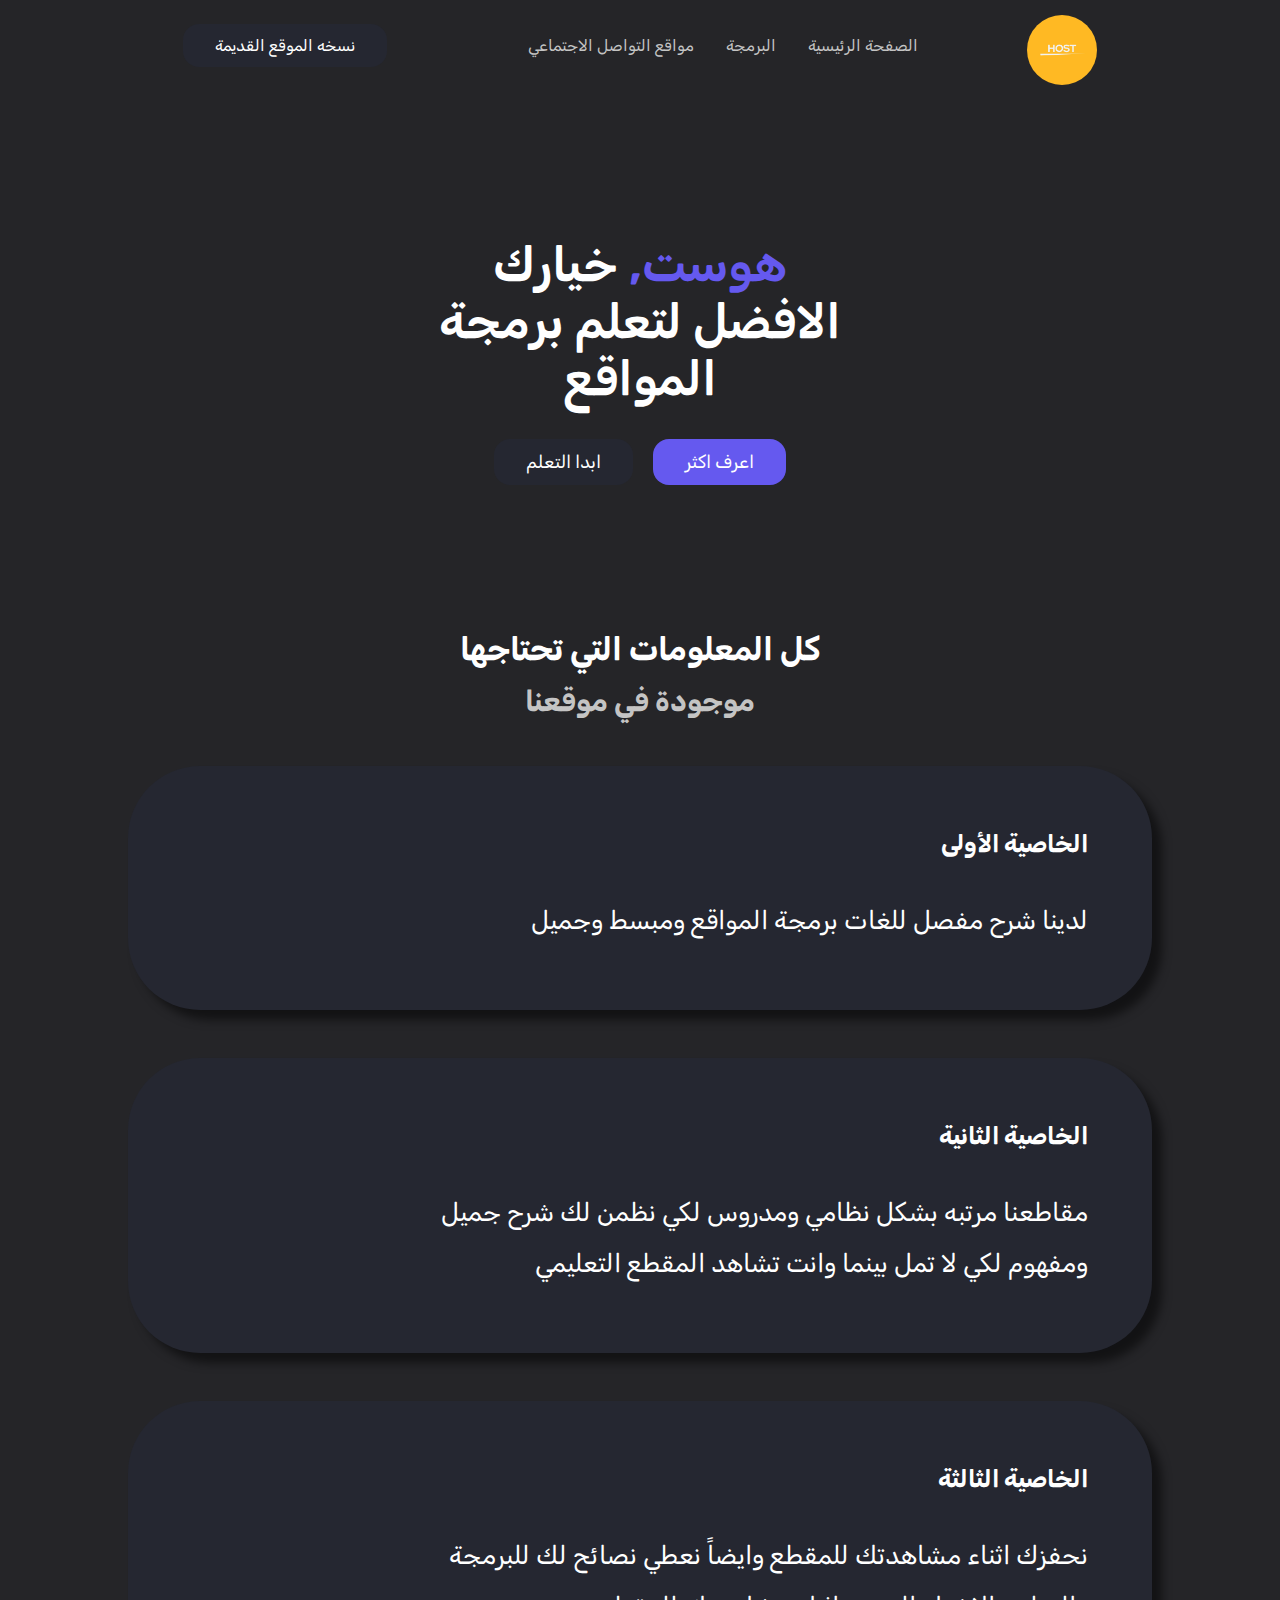
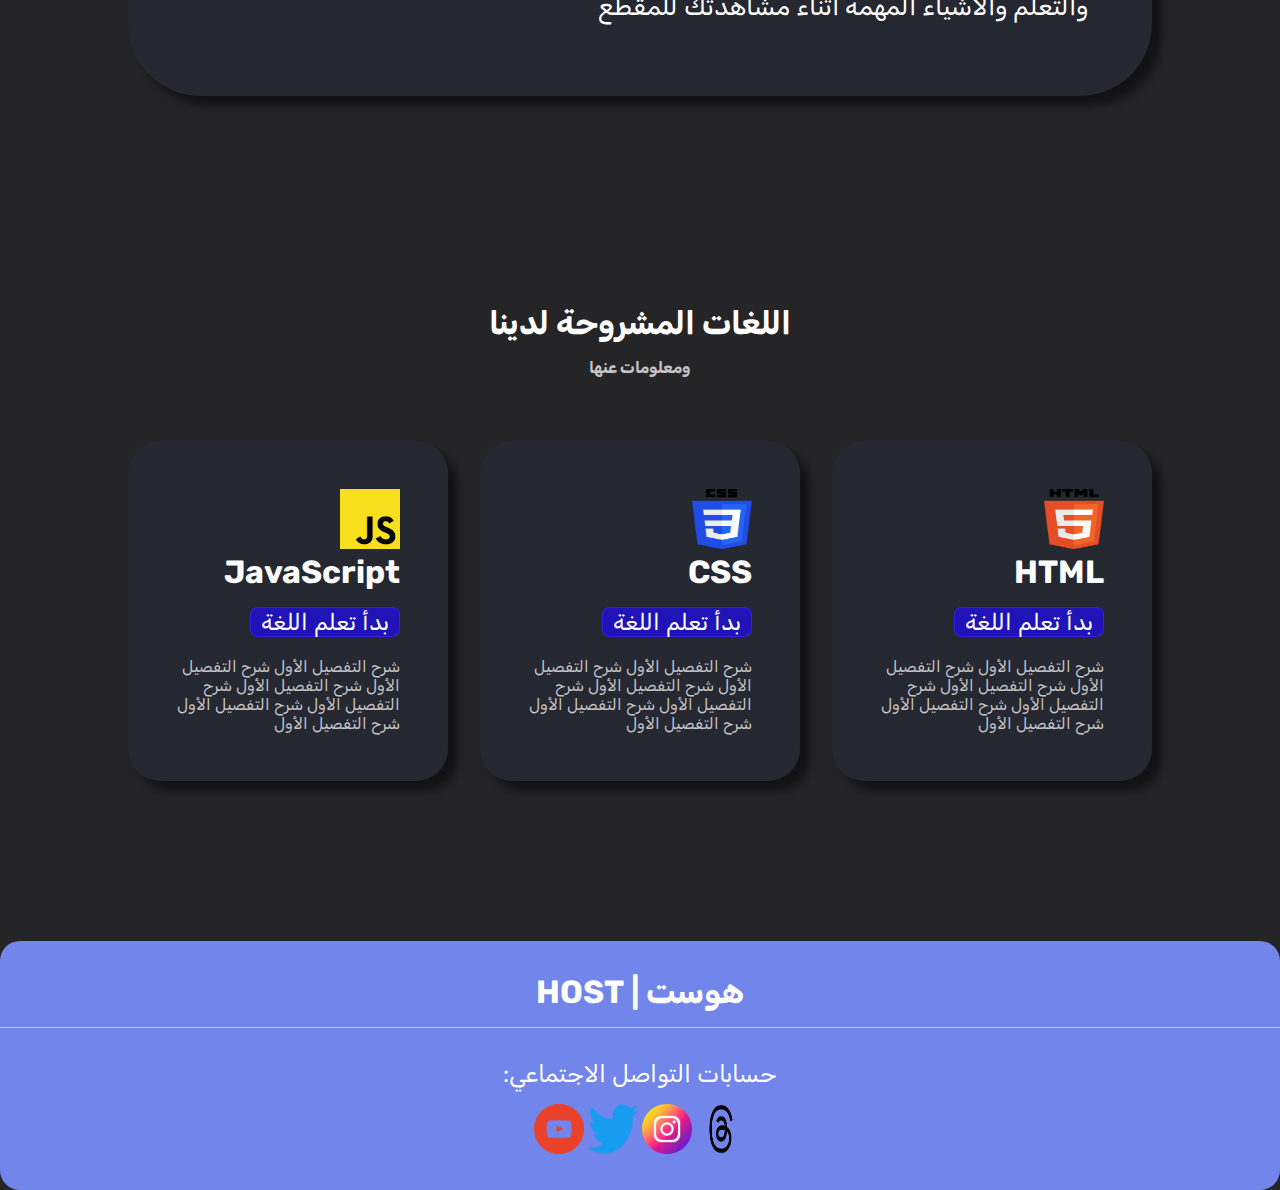
<file: andmeen.github.io-main/index.html>
<!DOCTYPE html>
<html lang="ar" dir="rtl">
  <head>
    <meta charset="UTF-8" />
    <meta http-equiv="X-UA-Compatible" content="IE=edge" />
    <meta name="viewport" content="width=device-width, initial-scale=1.0" />
    <link
      rel="stylesheet"
      href="https://cdnjs.cloudflare.com/ajax/libs/font-awesome/6.1.1/css/all.min.css"
      integrity="sha512-KfkfwYDsLkIlwQp6LFnl8zNdLGxu9YAA1QvwINks4PhcElQSvqcyVLLD9aMhXd13uQjoXtEKNosOWaZqXgel0g=="
      crossorigin="anonymous"
      referrerpolicy="no-referrer"
    />
    <link rel="stylesheet" href="css/style.css" />
    <link rel="icon" href="img/New-HOST.png">
    <link rel="manifest" href="/static/manifest.json">
    <title>هوست | HOST</title>
  </head>
  <body> 
    <main>
      <!-- التنقل -->
      <nav>
       <img class="logo" src="img/New-HOST.png" alt="host_logo">
        <ul class="nav-items">
          <li class="nav-item">
            <a class='nav-link' href='index.html'>الصفحة الرئيسية</a>
          </li>
          <li class="nav-item">
            <a href="#start" class="nav-link">البرمجة</a>
          </li>
          <li class="nav-item">
            <a href="#social media" class="nav-link">مواقع التواصل الاجتماعي</a>
          </li>
        </ul>
        <button class="cta dark"><a style="text-decoration: none; color: white;" href="https://newandmeen2.netlify.app/index2" target="_blank">نسخه الموقع القديمة</a></button>
        <i id="mobile-toggle" class="fa-solid fa-bars"></i>
      </nav>
      <!-- القسم الأساسي -->
      <div class="hero">
        <h1><span> هوست,</span> خيارك الافضل لتعلم برمجة المواقع</h1>
        <div class="ctas">
          <button class="cta purple"><a class="start-button" href="#learn-more">اعرف اكثر </a></button>
          <button class="cta dark"><a class="start-button" href="#start">ابدا التعلم</a></button>
        </div>
      </div>
      <!-- الميزات -->
      <div id="learn-more" class="features">
        <h3>كل المعلومات التي تحتاجها</h3>
        <h6>موجودة في موقعنا</h6>
        <div class="features-list">
          <div class="feature">
            <div class="content">
              <i class="fa-solid fa-earth-asia"></i>
              <h2>الخاصية الأولى</h2>
              <p>
               لدينا شرح مفصل للغات برمجة المواقع ومبسط وجميل
              </p>
            </div>
          </div>
          <div class="feature">
            <div class="content">
              <i class="fa-solid fa-earth-asia"></i>
              <h2>الخاصية الثانية</h2>
              <p>
               مقاطعنا مرتبه بشكل نظامي ومدروس لكي نظمن لك شرح جميل ومفهوم لكي لا تمل بينما وانت تشاهد المقطع التعليمي
              </p>
            </div>  
          </div>


          <div class="feature">
            <div class="content">
              <i class="fa-solid fa-earth-asia"></i>
              <h2>الخاصية الثالثة</h2>
              <p>
               نحفزك اثناء مشاهدتك للمقطع وايضاً نعطي نصائح لك للبرمجة والتعلم والاشياء المهمه اثناء مشاهدتك للمقطع
              </p>
            </div>

          </div>
        </div>
      </div>

      <!-- تفاصيل -->
      <div id="start" class="details">
        <h2>اللغات المشروحة لدينا</h2>
        <h6>ومعلومات عنها</h6>
        <div class="details-list">
          <div class="detail">
            <img class="lan_img" src="img/HTML_logo.png">
            <h3>HTML</h3>
            <button class="lan_button"><a class="lan_button2" href="HTML.html">بدأ تعلم اللغة</a></button>
            <p>
              شرح التفصيل الأول شرح التفصيل الأول شرح التفصيل الأول شرح التفصيل
              الأول شرح التفصيل الأول شرح التفصيل الأول
            </p>
          </div>
          <div class="detail">
            <img class="lan_img" src="img/css.png">
            <h3>CSS</h3>
            <button class="lan_button"><a class="lan_button2" href="CSS.html">بدأ تعلم اللغة</a></button>
            <p>
              شرح التفصيل الأول شرح التفصيل الأول شرح التفصيل الأول شرح التفصيل
              الأول شرح التفصيل الأول شرح التفصيل الأول
            </p>
          </div>
          <div class="detail">
            <img class="lan_img" src="img/js.png">
            <h3>JavaScript</h3>
            <button class="lan_button"><a class="lan_button2" href="javascript.html">بدأ تعلم اللغة</a></button>
            <p>
              شرح التفصيل الأول شرح التفصيل الأول شرح التفصيل الأول شرح التفصيل
              الأول شرح التفصيل الأول شرح التفصيل الأول
            </p>
          </div>
         
      </div>
    </main>
    <footer>
      <h3 id="social media">هوست | HOST</h3>
      <p>حسابات التواصل الاجتماعي:</p>
      <div class="icons">
        <a href="https://www.threads.net/@andmeen121" target="_blank"><img class="icons_img" src="img/threads.png"></a>
        <a href="https://instagram.com/andmeen121" target="_blank"><img class="icons_img" src="img/instagram.png"></a>
        <a href="https://twitter.com/andmeen121" target="_blank"><img class="icons_img" src="img/twitter-logo.png"></a>
        <a href="https://www.youtube.com/channel/UCoVvM9ZVDRNKrQi6a_EH8Pg" target="_blank"><img class="icons_img" src="img/youtube.png"></a>
      </div>
    </footer>
    <script src="js/script1.js"></script>
    <!-- <script src="app.js"></script>
    <script src="sw.js"></script> -->
  </body>
</html>
</file>
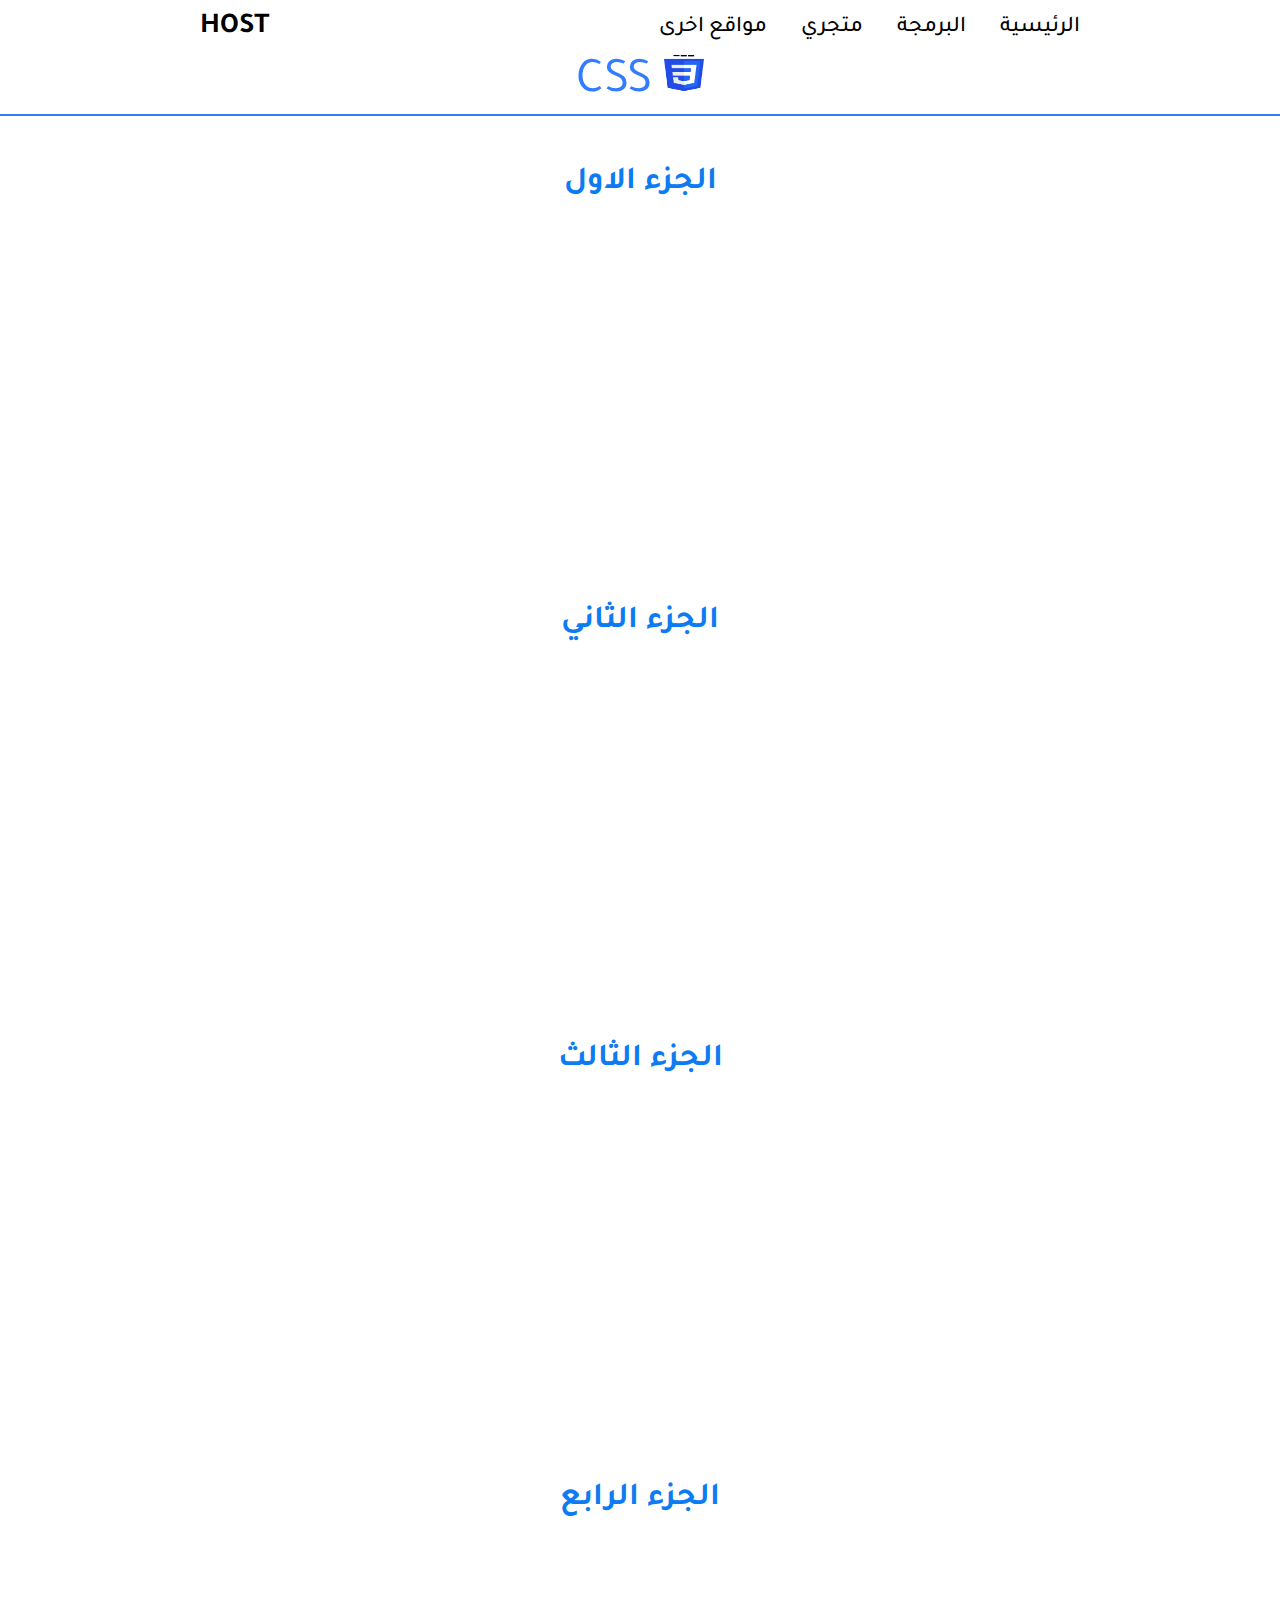
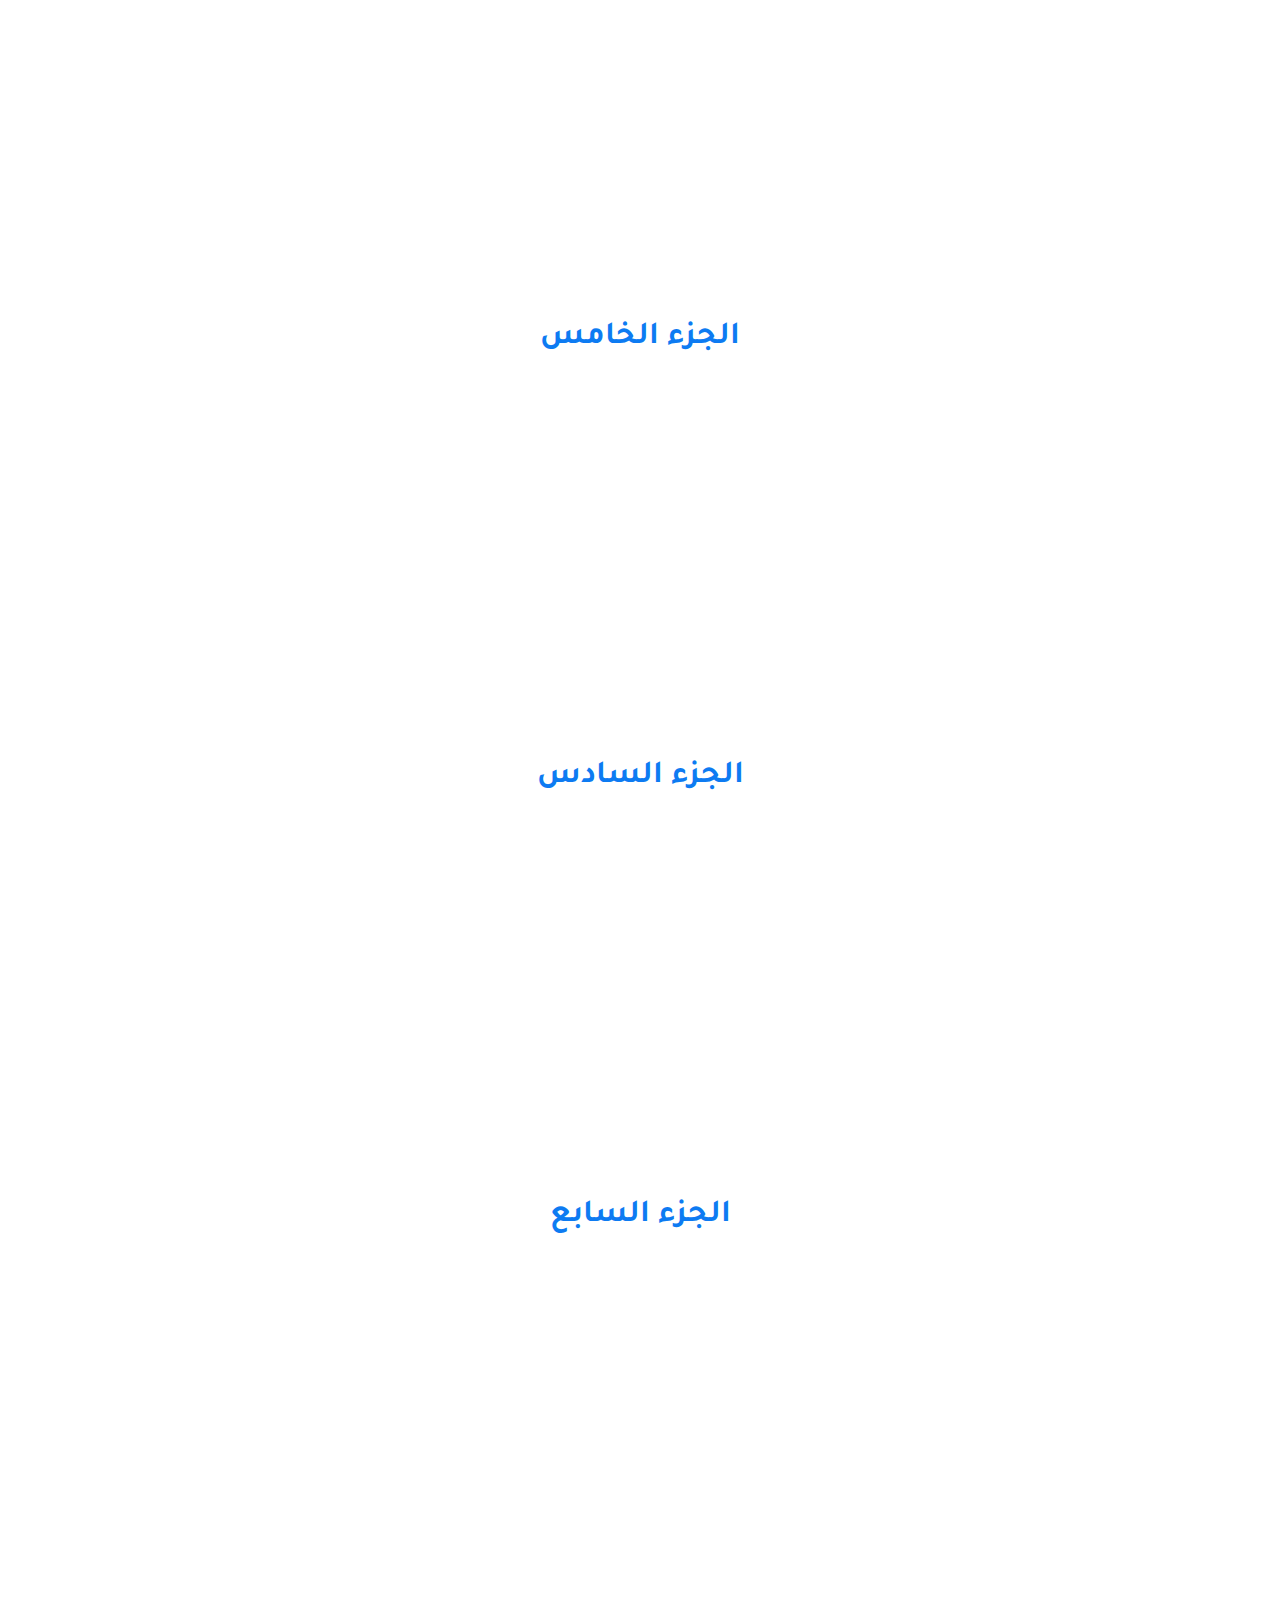
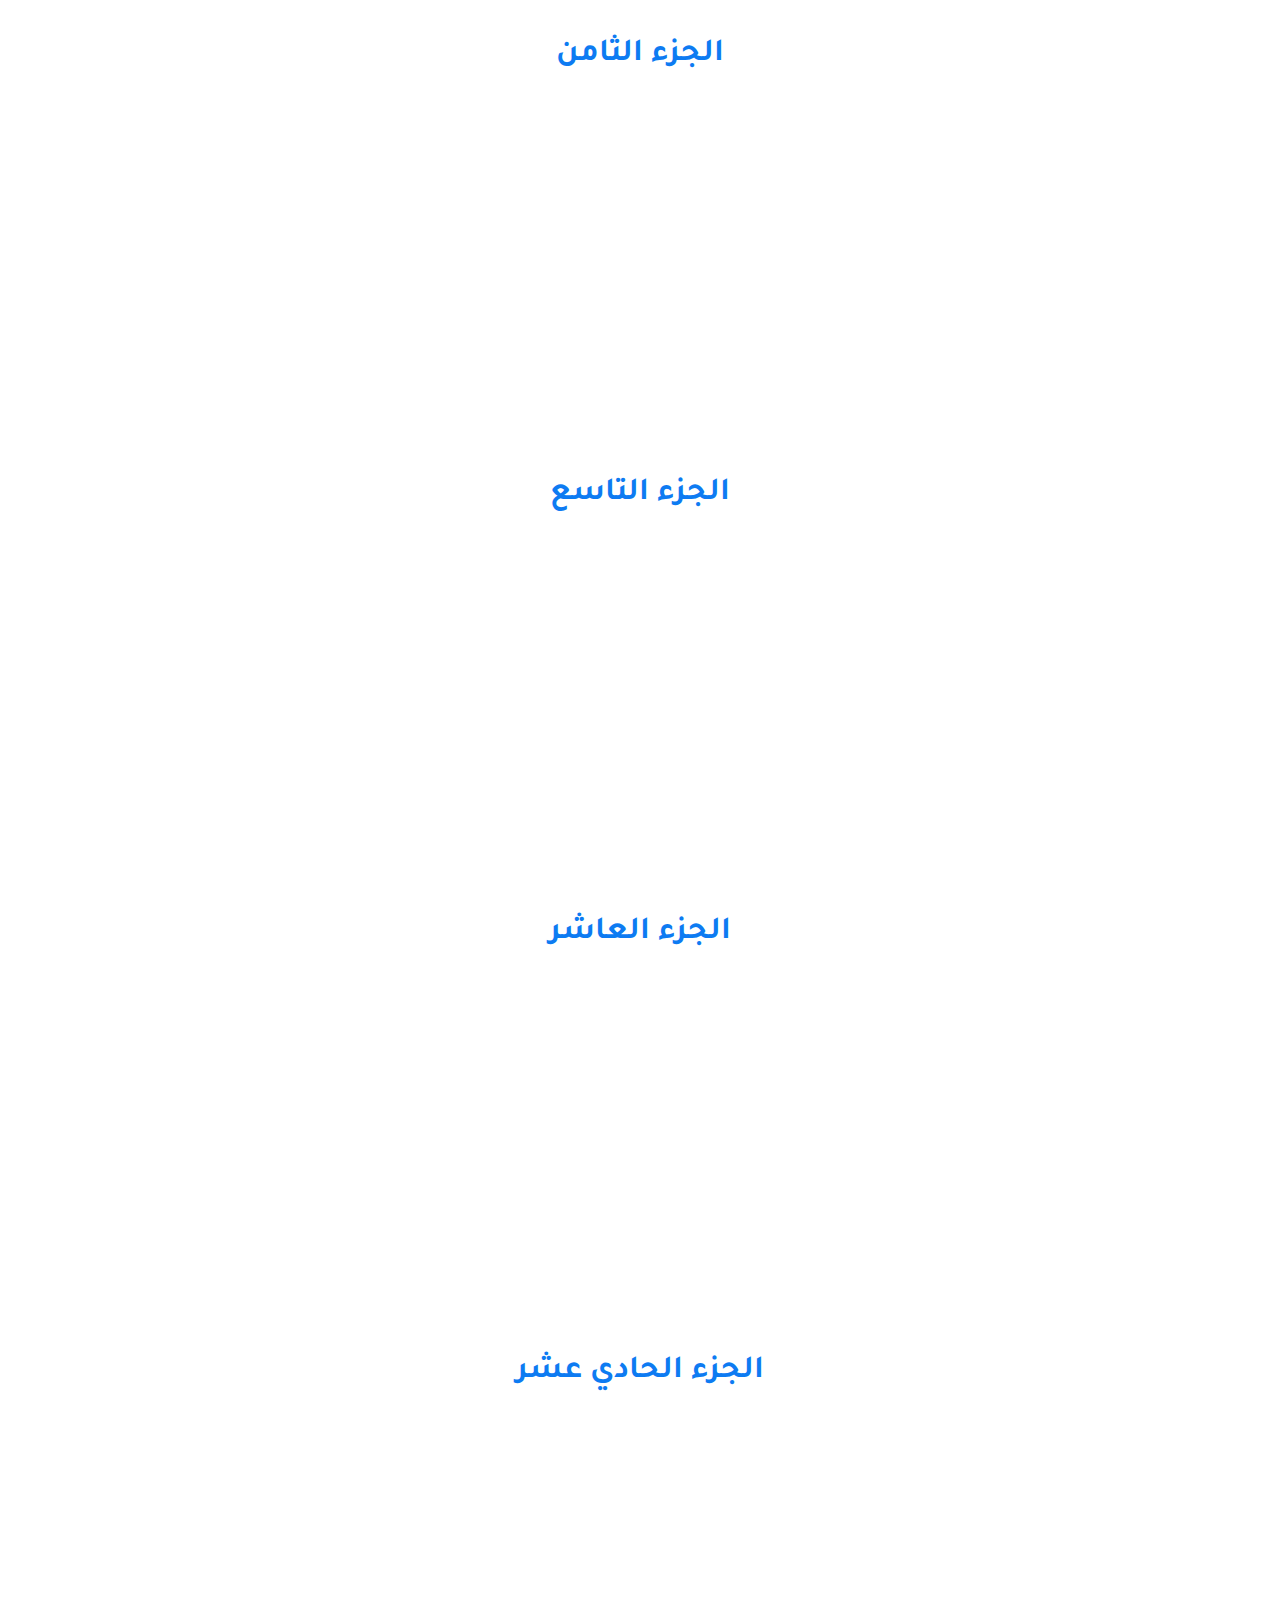
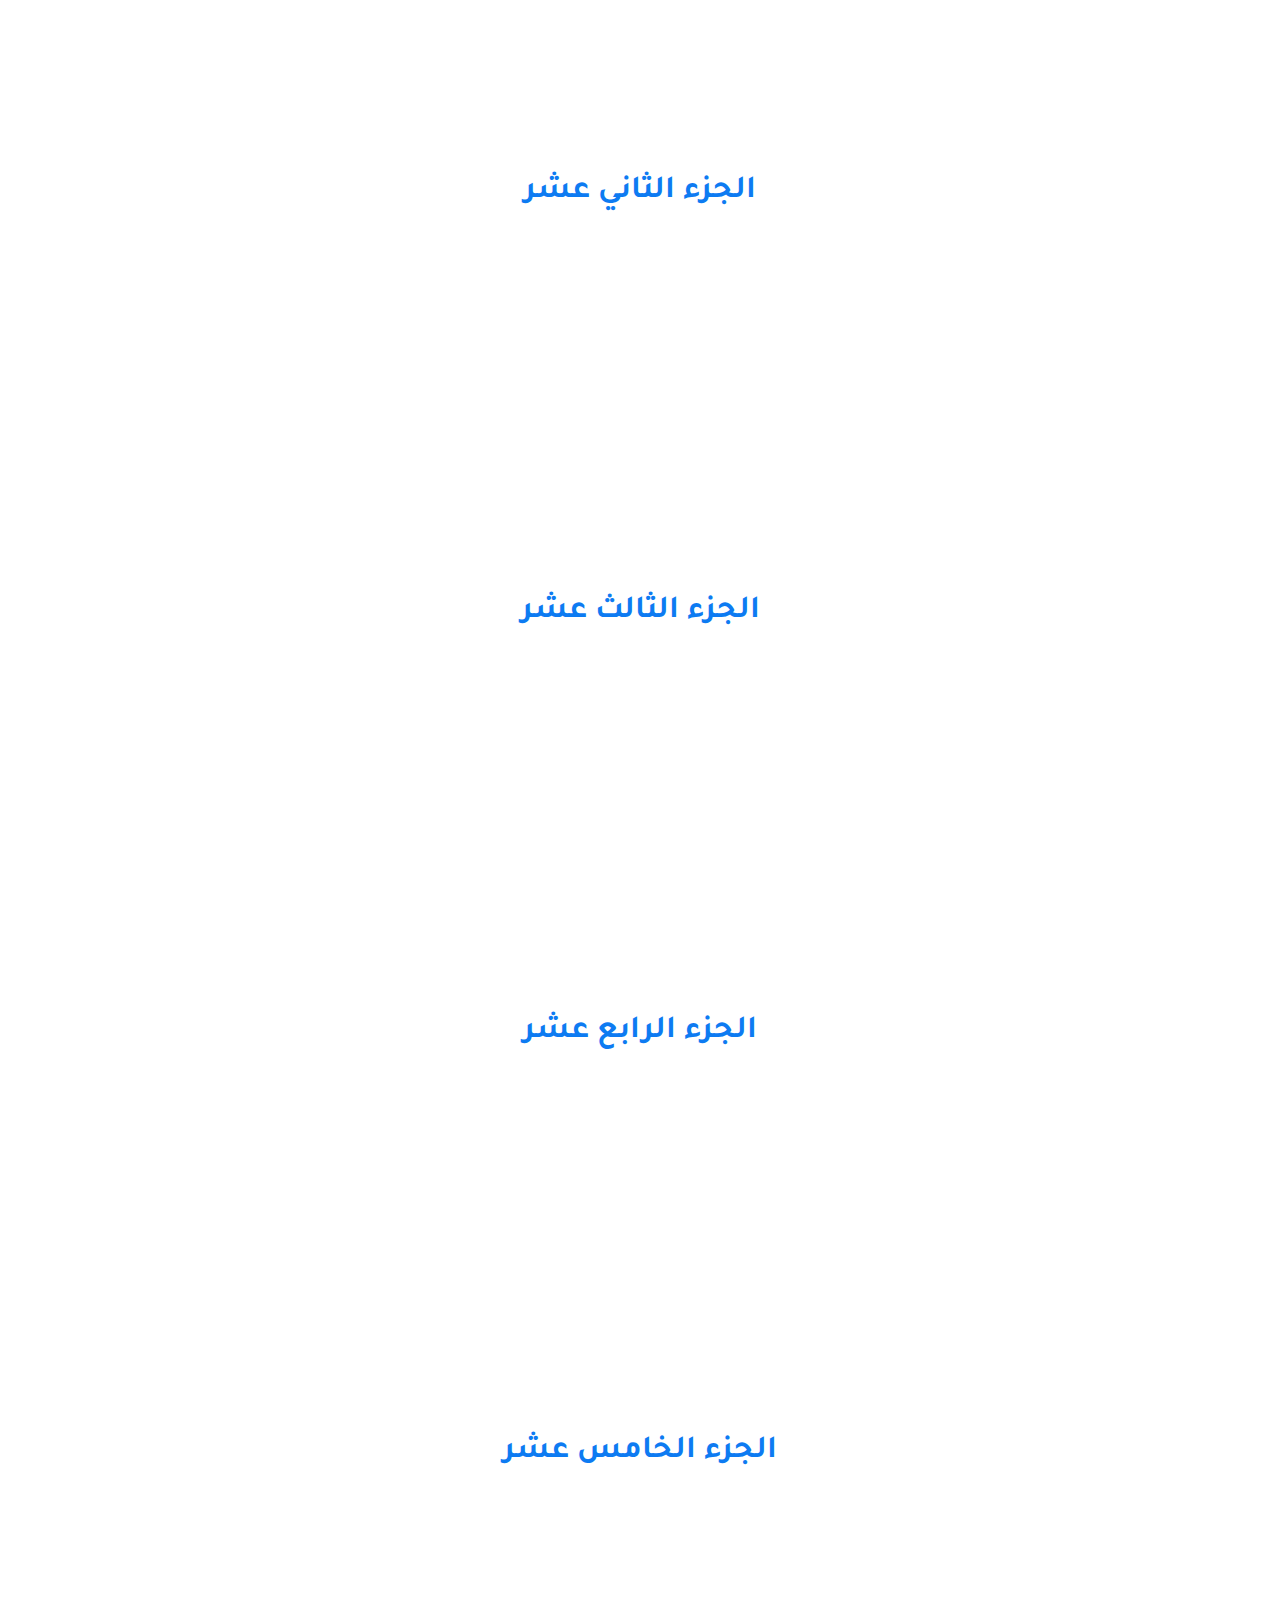
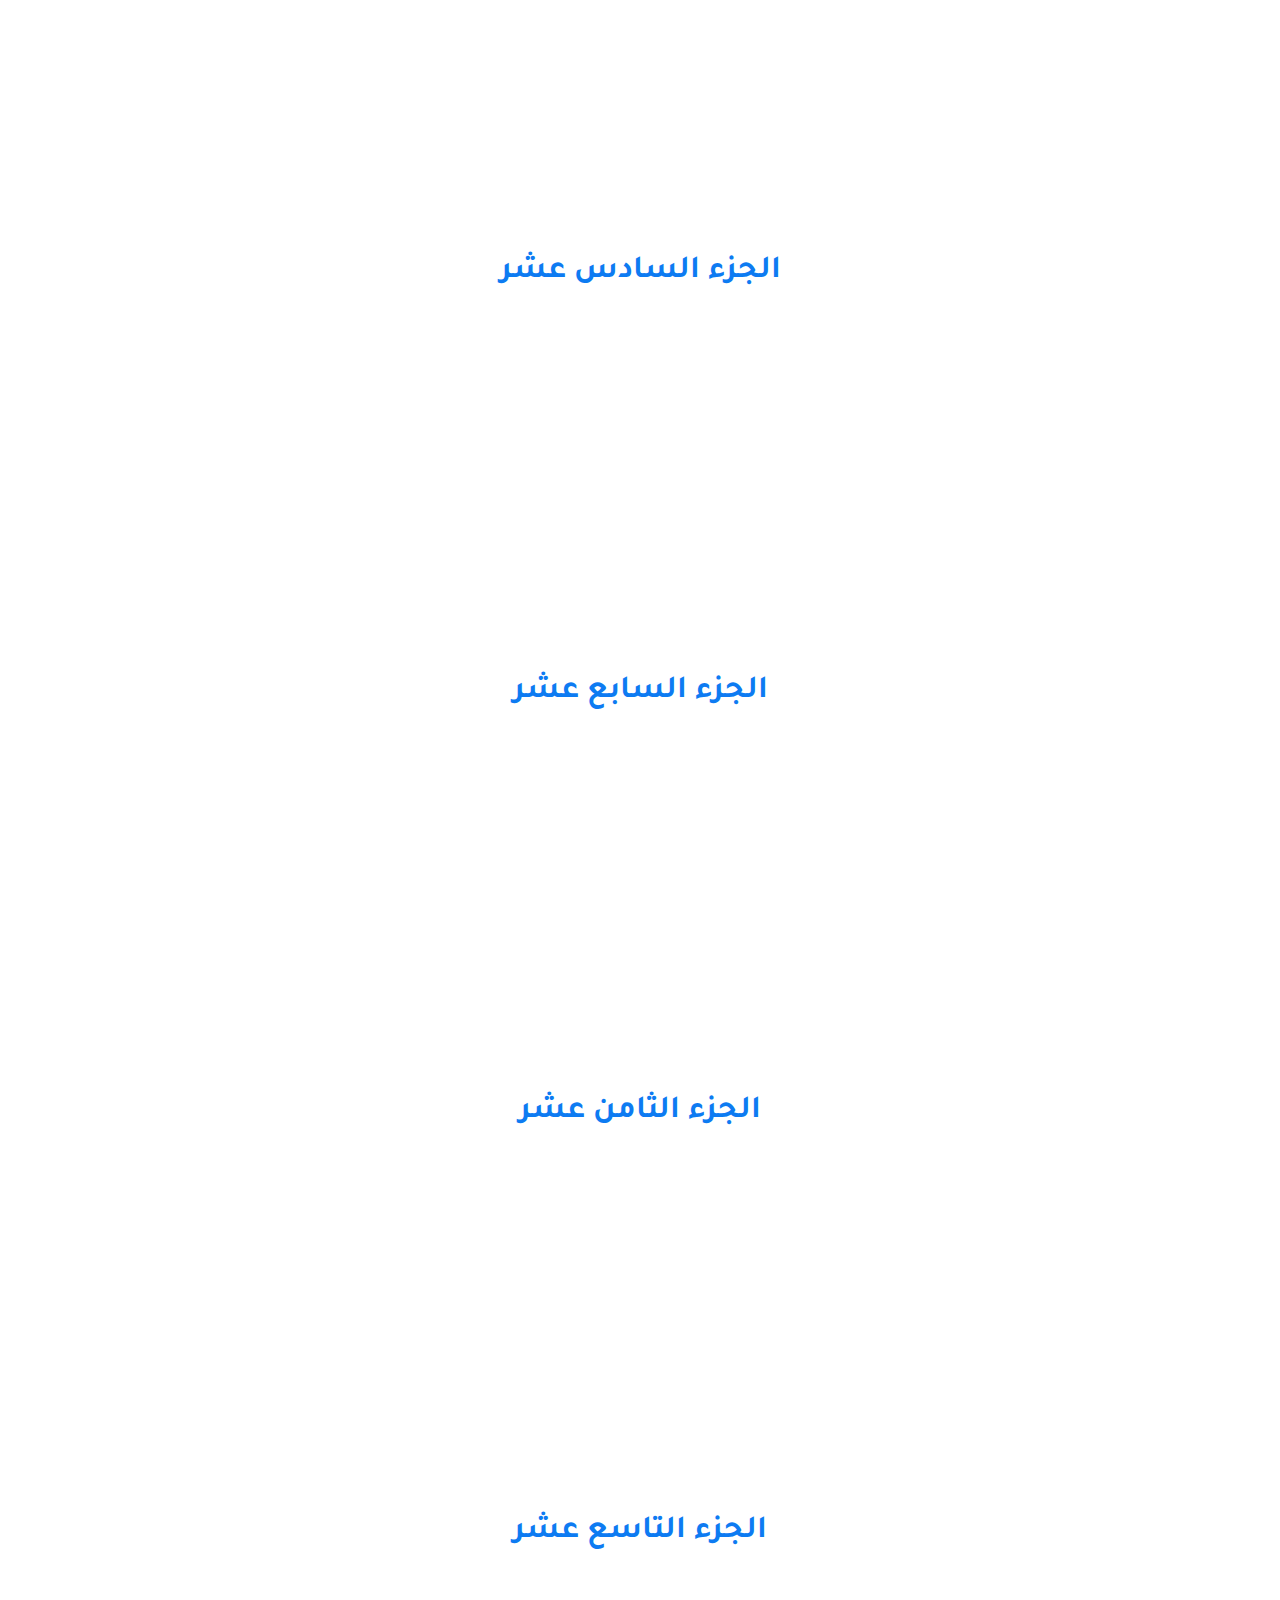
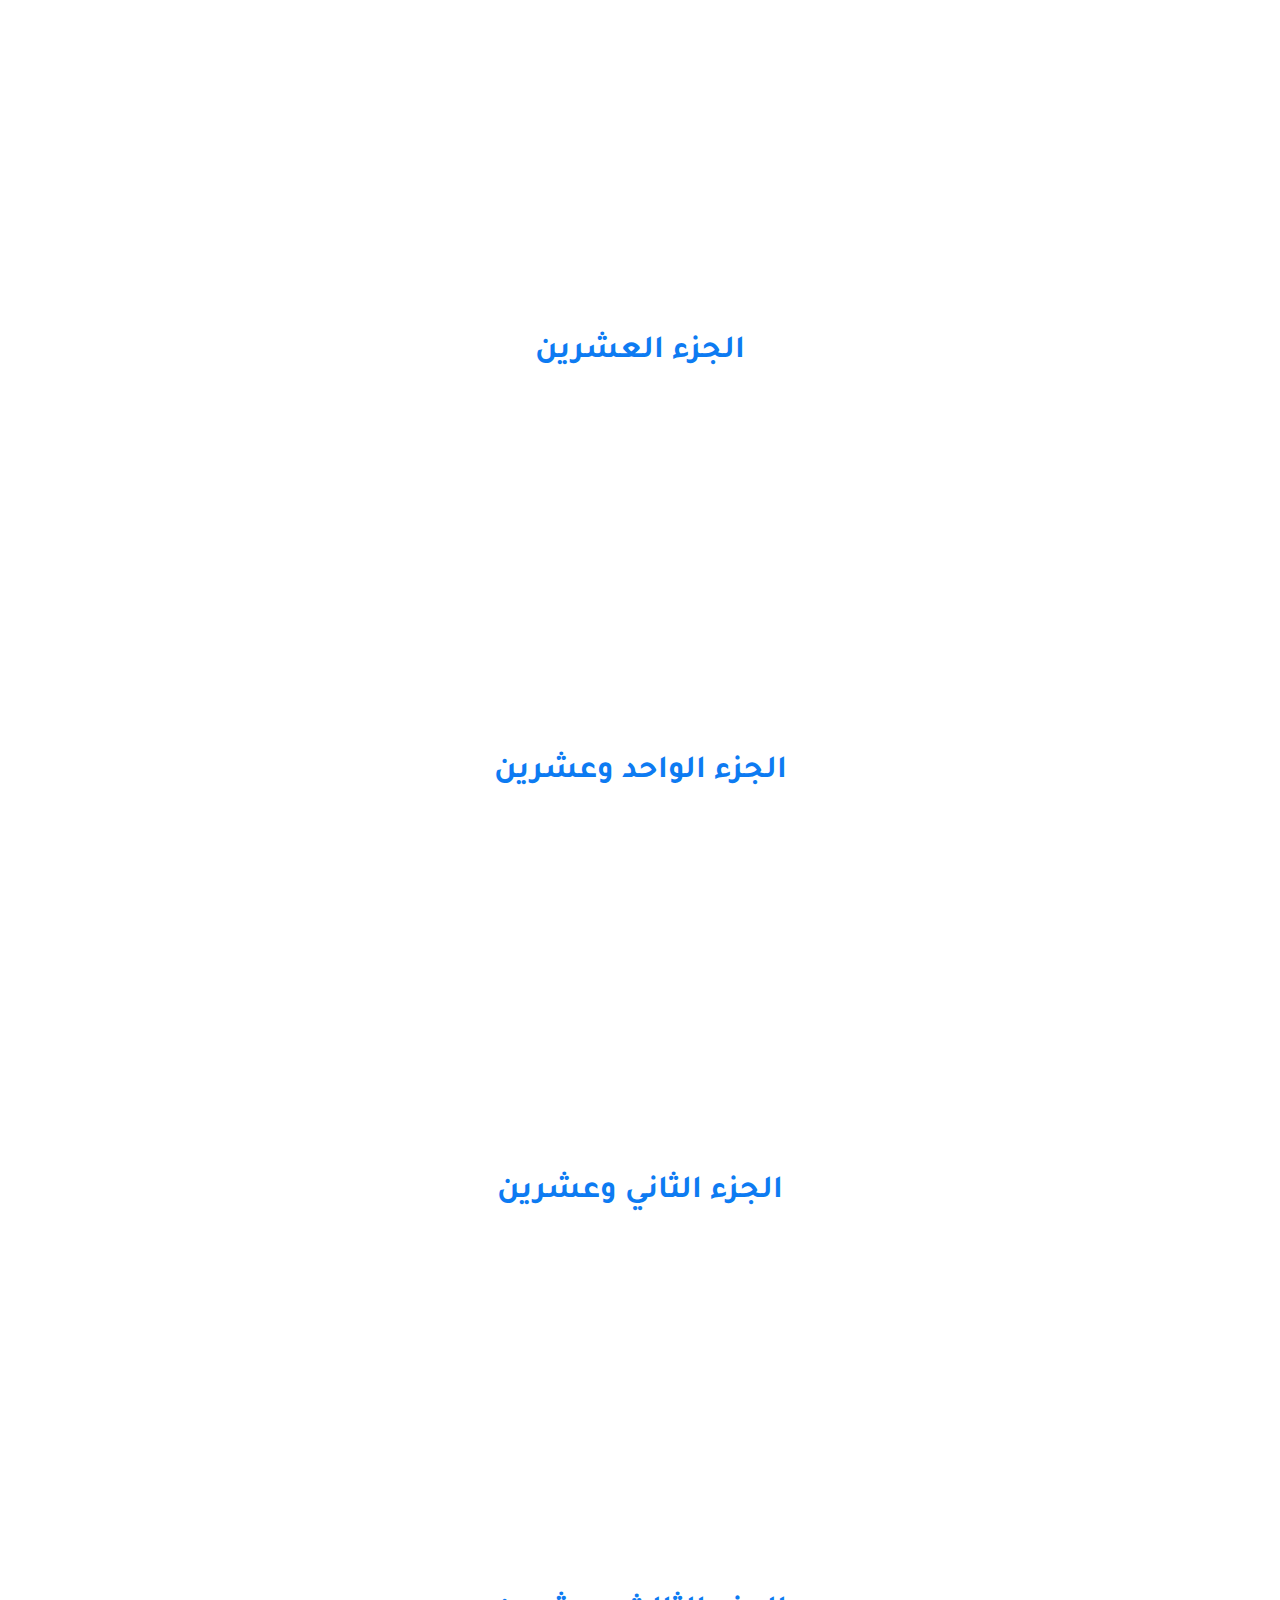
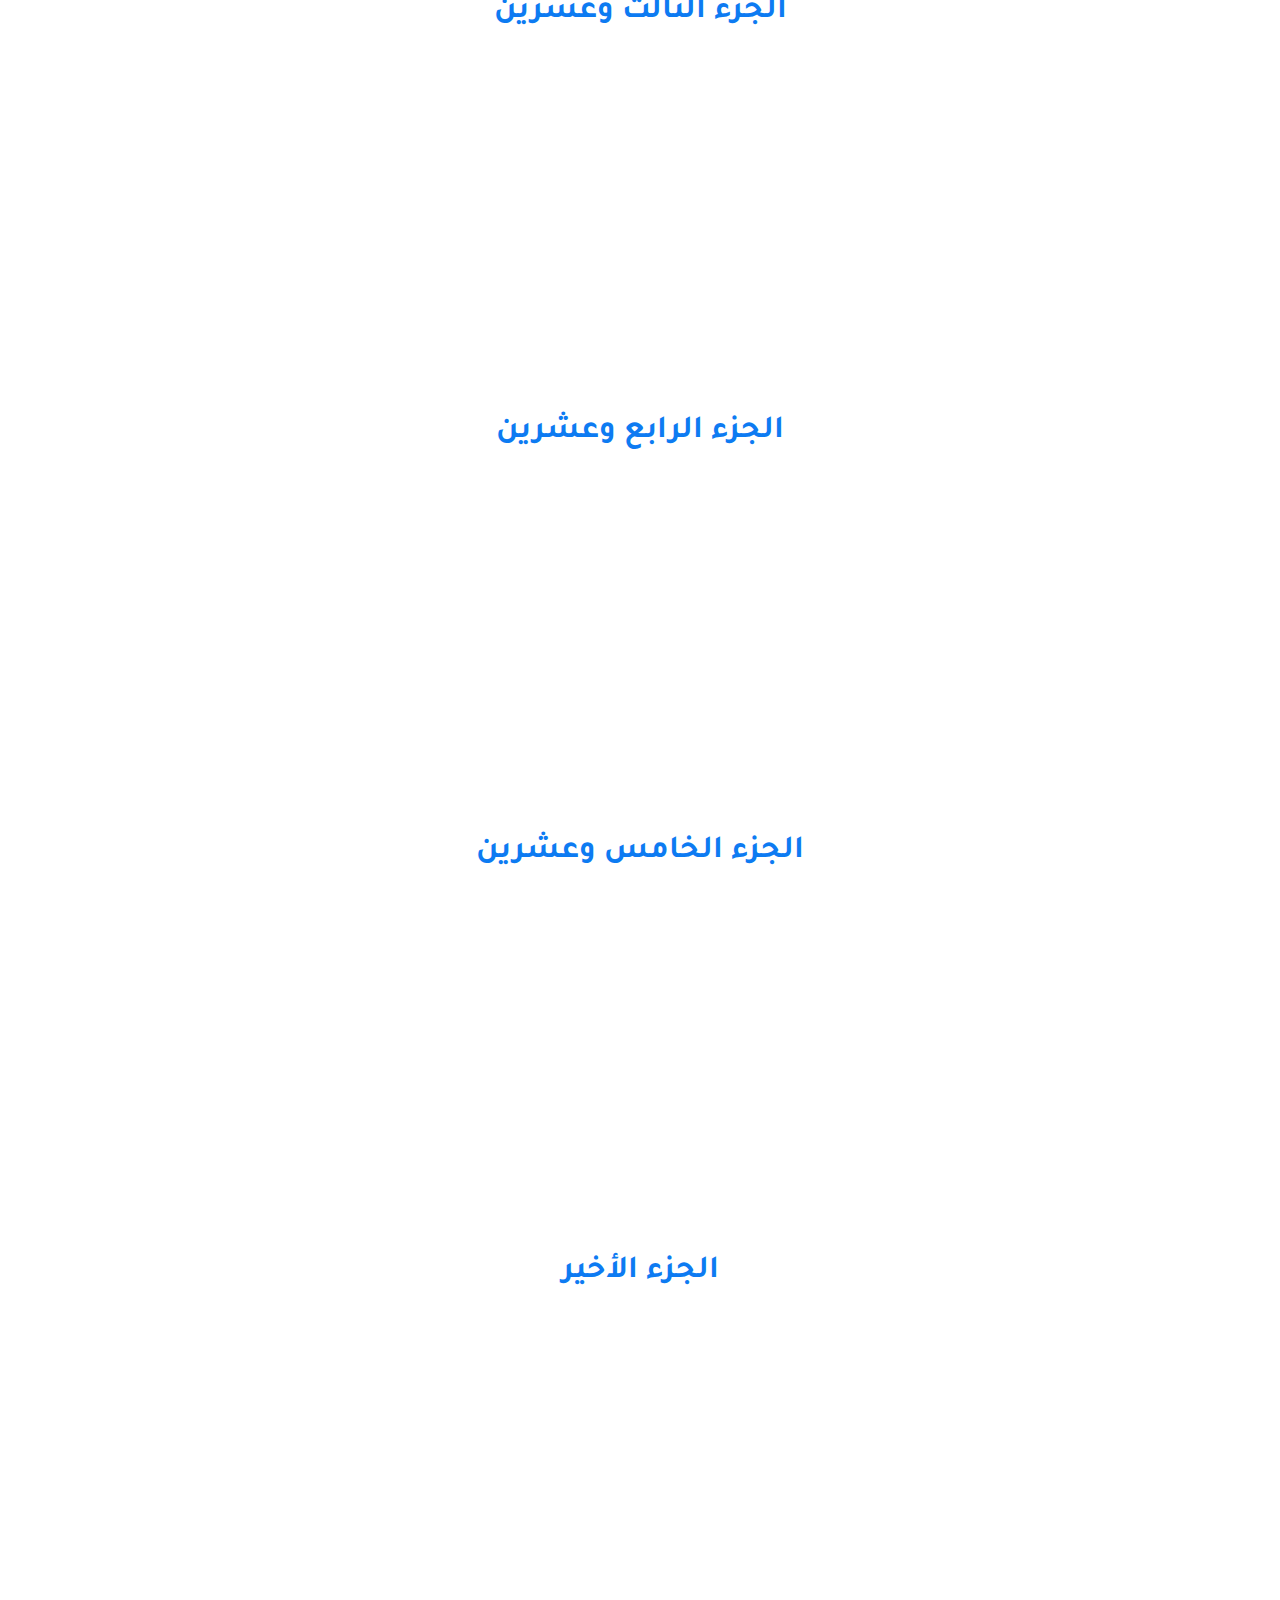
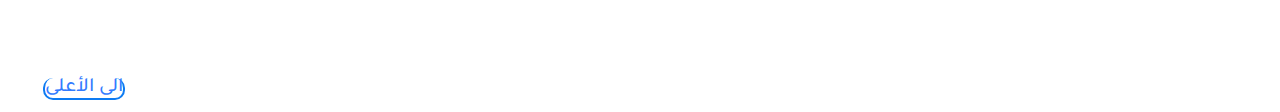
<file: andmeen.github.io-main/CSS.html>
<!DOCTYPE html>
<html lang="en">
<head>
    <link rel="icon" href="img/logo_host.png">
    <link rel="stylesheet" href="css/CSS.css">
    <meta charset="UTF-8">
    <meta http-equiv="X-UA-Compatible" content="IE=edge">
    <meta name="viewport" content="width=device-width, initial-scale=1.0">
    <title>CSS | HOST</title>
</head>
<body>
     
  
  <header>
    <a href="index.html" class="logo">HOST</a>
    <nav class="navgiation">
       <a href="index.html">الرئيسية</a>
       <a href="learn.html">البرمجة</a>
       <a href="https://hoststore.tabasher.io/" target="_blank">متجري</a>
       <a href="websites.html">مواقع اخرى</a>
    </nav>
  </header><hr> 

    <button>
      <a class="edit" href="#top">الى الأسفل</a>
    </button>

    
    <p id="css">CSS <img src="img/css.png" width="40px" height="40px"></p><br><br>
     <center>
    <h1 style="color: #0D7BF2; margin: 10px;">الجزء الاول</h1><br><br><br>
    <iframe class="video" width="410" height="316" src="https://www.youtube.com/embed/oHB-q_3n3hc" title="YouTube video player" frameborder="0" allow="accelerometer; autoplay; clipboard-write; encrypted-media; gyroscope; picture-in-picture" allowfullscreen></iframe><br>

    <h1 style="color: #0D7BF2; margin: 10px;">الجزء الثاني</h1><br><br><br>
    <iframe class="video" width="410" height="315" src="https://www.youtube.com/embed/ImjtL-oJGLg" title="YouTube video player" frameborder="0" allow="accelerometer; autoplay; clipboard-write; encrypted-media; gyroscope; picture-in-picture" allowfullscreen></iframe><br>

     <h1 style="color: #0D7BF2; margin: 10px;">الجزء الثالث</h1><br><br><br>
     <iframe class="video" width="410" height="316" src="https://www.youtube.com/embed/pVQ6ISiWErs" title="YouTube video player" frameborder="0" allow="accelerometer; autoplay; clipboard-write; encrypted-media; gyroscope; picture-in-picture" allowfullscreen></iframe><br>

     <h1 style="color: #0D7BF2; margin: 10px;">الجزء الرابع</h1><br><br><br>
     <iframe class="video" width="410" height="316" src="https://www.youtube.com/embed/v8Zu-ixbCNU" title="YouTube video player" frameborder="0" allow="accelerometer; autoplay; clipboard-write; encrypted-media; gyroscope; picture-in-picture" allowfullscreen></iframe><br>

     <h1 style="color: #0D7BF2; margin: 10px;">الجزء الخامس</h1><br><br><br>
     <iframe class="video" width="410" height="316" src="https://www.youtube.com/embed/yvexuQoMlq0" title="YouTube video player" frameborder="0" allow="accelerometer; autoplay; clipboard-write; encrypted-media; gyroscope; picture-in-picture" allowfullscreen></iframe><br>

     <h1 style="color: #0D7BF2; margin: 10px;">الجزء السادس</h1><br><br><br>
     <iframe class="video" width="410" height="316" src="https://www.youtube.com/embed/drxnQIVioFE" title="YouTube video player" frameborder="0" allow="accelerometer; autoplay; clipboard-write; encrypted-media; gyroscope; picture-in-picture" allowfullscreen></iframe><br>
     <h1 style="color: #0D7BF2; margin: 10px;">الجزء السابع</h1><br><br><br>
     <iframe class="video" width="410" height="316" src="https://www.youtube.com/embed/Hfh1T6z7URE" title="YouTube video player" frameborder="0" allow="accelerometer; autoplay; clipboard-write; encrypted-media; gyroscope; picture-in-picture" allowfullscreen></iframe><br>

     <h1 style="color: #0D7BF2; margin: 10px;">الجزء الثامن</h1><br><br><br>
     <iframe class="video" width="410" height="316" src="https://www.youtube.com/embed/wxedHnTNUhA" title="YouTube video player" frameborder="0" allow="accelerometer; autoplay; clipboard-write; encrypted-media; gyroscope; picture-in-picture" allowfullscreen></iframe><br>

     <h1 style="color: #0D7BF2; margin: 10px;">الجزء التاسع</h1><br><br><br>
     <iframe class="video" width="410" height="316" src="https://www.youtube.com/embed/oPTk2O-SRhA" title="YouTube video player" frameborder="0" allow="accelerometer; autoplay; clipboard-write; encrypted-media; gyroscope; picture-in-picture" allowfullscreen></iframe><br>
    
     <h1 style="color: #0D7BF2; margin: 10px;">الجزء العاشر</h1><br><br><br>
     <iframe class="video" width="410" height="316" src="https://www.youtube.com/embed/OoRcCSpRA9k" title="YouTube video player" frameborder="0" allow="accelerometer; autoplay; clipboard-write; encrypted-media; gyroscope; picture-in-picture" allowfullscreen></iframe><br>
    
     <h1 style="color: #0D7BF2; margin: 10px;">الجزء الحادي عشر</h1><br><br>
     <iframe class="video" width="410" height="316" src="https://www.youtube.com/embed/8ZlQic1EG_s" title="YouTube video player" frameborder="0" allow="accelerometer; autoplay; clipboard-write; encrypted-media; gyroscope; picture-in-picture" allowfullscreen></iframe><br>

     <h1 style="color: #0D7BF2; margin: 10px;">الجزء الثاني عشر</h1><br><br>
     <iframe class="video"  width="410" height="316" src="https://www.youtube.com/embed/ZZzB-1tAyOU" title="YouTube video player" frameborder="0" allow="accelerometer; autoplay; clipboard-write; encrypted-media; gyroscope; picture-in-picture" allowfullscreen></iframe><br>

     <h1 style="color: #0D7BF2; margin: 10px;">الجزء الثالث عشر</h1><br><br>
     <iframe class="video"  width="410" height="316" src="https://www.youtube.com/embed/72bwzJca6pw" title="YouTube video player" frameborder="0" allow="accelerometer; autoplay; clipboard-write; encrypted-media; gyroscope; picture-in-picture" allowfullscreen></iframe><br>

     <h1 style="color: #0D7BF2; margin: 10px;">الجزء الرابع عشر</h1><br><br>
     <iframe class="video"  width="410" height="316" src="https://www.youtube.com/embed/rlb5shd_Ryc" title="YouTube video player" frameborder="0" allow="accelerometer; autoplay; clipboard-write; encrypted-media; gyroscope; picture-in-picture" allowfullscreen></iframe><br>

     <h1 style="color: #0D7BF2; margin: 10px;">الجزء الخامس عشر</h1><br><br>
     <iframe class="video" width="410" height="316" src="https://www.youtube.com/embed/Mp6dbrZnCpo" title="YouTube video player" frameborder="0" allow="accelerometer; autoplay; clipboard-write; encrypted-media; gyroscope; picture-in-picture" allowfullscreen></iframe><br>

     <h1 style="color: #0D7BF2; margin: 10px;">الجزء السادس عشر</h1><br><br>
     <iframe class="video" width="410" height="316" src="https://www.youtube.com/embed/liLBsDgRO7Q" title="YouTube video player" frameborder="0" allow="accelerometer; autoplay; clipboard-write; encrypted-media; gyroscope; picture-in-picture" allowfullscreen></iframe><br>

     <h1 style="color: #0D7BF2; margin: 10px;">الجزء السابع عشر</h1><br><br>
     <iframe class="video" width="410" height="316" src="https://www.youtube.com/embed/P0dXiYKwggw" title="YouTube video player" frameborder="0" allow="accelerometer; autoplay; clipboard-write; encrypted-media; gyroscope; picture-in-picture" allowfullscreen></iframe><br>

     <h1 style="color: #0D7BF2; margin: 10px;">الجزء الثامن عشر</h1><br><br>
     <iframe class="video" width="410" height="316" src="https://www.youtube.com/embed/R4lSsPqwCx0" title="YouTube video player" frameborder="0" allow="accelerometer; autoplay; clipboard-write; encrypted-media; gyroscope; picture-in-picture" allowfullscreen></iframe><br>

     <h1 style="color: #0D7BF2; margin: 10px;">الجزء التاسع عشر</h1><br><br>
     <iframe class="video" width="410" height="316" src="https://www.youtube.com/embed/WGH0r8gZVqU" title="YouTube video player" frameborder="0" allow="accelerometer; autoplay; clipboard-write; encrypted-media; gyroscope; picture-in-picture" allowfullscreen></iframe><br>

     <h1 style="color: #0D7BF2; margin: 10px;">الجزء العشرين</h1><br><br>
     <iframe class="video" width="410" height="316" src="https://www.youtube.com/embed/ejcv-a8Sc98" title="YouTube video player" frameborder="0" allow="accelerometer; autoplay; clipboard-write; encrypted-media; gyroscope; picture-in-picture" allowfullscreen></iframe><br>

     <h1 style="color: #0D7BF2; margin: 10px;">الجزء الواحد وعشرين</h1><br><br>
     <iframe class="video" width="410" height="316" src="https://www.youtube.com/embed/McQVZsR3OvA" title="YouTube video player" frameborder="0" allow="accelerometer; autoplay; clipboard-write; encrypted-media; gyroscope; picture-in-picture" allowfullscreen></iframe><br>

     <h1 style="color: #0D7BF2; margin: 10px;">الجزء الثاني وعشرين</h1><br><br>
     <iframe class="video" width="410" height="316" src="https://www.youtube.com/embed/4Klj4saJRDg" title="YouTube video player" frameborder="0" allow="accelerometer; autoplay; clipboard-write; encrypted-media; gyroscope; picture-in-picture" allowfullscreen></iframe><br>

     <h1 style="color: #0D7BF2; margin: 10px;">الجزء الثالث وعشرين</h1><br><br>
     <iframe class="video" width="410" height="316" src="https://www.youtube.com/embed/bb0pHSfgTDs" title="YouTube video player" frameborder="0" allow="accelerometer; autoplay; clipboard-write; encrypted-media; gyroscope; picture-in-picture" allowfullscreen></iframe><br>

     <h1 style="color: #0D7BF2; margin: 10px;">الجزء الرابع وعشرين</h1><br><br>
     <iframe class="video" width="410" height="316" src="https://www.youtube.com/embed/64txE6TBt9o" title="YouTube video player" frameborder="0" allow="accelerometer; autoplay; clipboard-write; encrypted-media; gyroscope; picture-in-picture" allowfullscreen></iframe><br>

     <h1 style="color: #0D7BF2; margin: 10px;">الجزء الخامس وعشرين</h1><br><br>
     <iframe class="video" width="410" height="316" src="https://www.youtube.com/embed/xWXFZV6vSGA" title="YouTube video player" frameborder="0" allow="accelerometer; autoplay; clipboard-write; encrypted-media; gyroscope; picture-in-picture" allowfullscreen></iframe><br>

     <h1 style="color: #0D7BF2; margin: 10px;">الجزء الأخير</h1><br><br>
     <iframe class="video" width="410" height="316" src="https://www.youtube.com/embed/ykrXipgt2-E" title="YouTube video player" frameborder="0" allow="accelerometer; autoplay; clipboard-write; encrypted-media; gyroscope; picture-in-picture" allowfullscreen></iframe><br>
    </center>


<button id="top">
    <a class="edit" href="#menu">الى الأعلى</a>
</button>

<script src="js/css.js"></script>
</body>
</html>
</file>
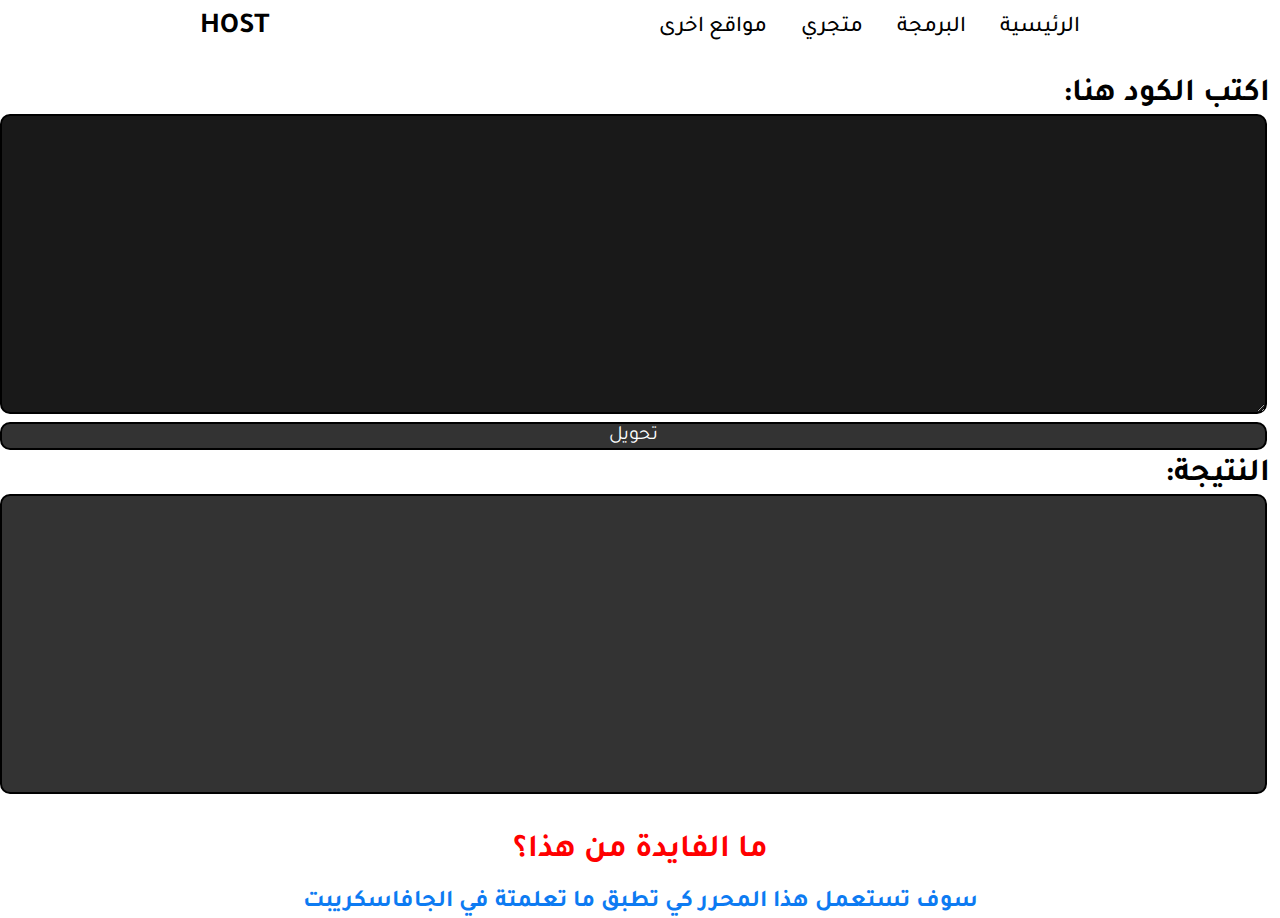
<file: andmeen.github.io-main/editor.html>
<!DOCTYPE html>
<html lang="en"> 
<head>
    <meta charset="UTF-8">
    <meta http-equiv="X-UA-Compatible" content="IE=edge">
    <meta name="viewport" content="width=device-width, initial-scale=1.0">
    <link rel="icon" href="img/logo_host.png">
    <link rel="stylesheet" href="css/editor.css">
    <title>محرر اكواد | code editor</title>
</head>
<body>

  
  <header>
    <a href="index.html" class="logo">HOST</a>
    <nav class="navgiation">
       <a href="index.html">الرئيسية</a>
       <a href="learn.html">البرمجة</a>
       <a href="https://hoststore.tabasher.io/" target="_blank">متجري</a>
       <a href="websites.html">مواقع اخرى</a>
    </nav>
  </header>

        <center><h1>محرر اكواد</h1><br><br></center>
        <h1 class="writing">:اكتب الكود هنا</h1>
      <textarea id="textarea"></textarea>
    <button onclick="input()" id="buttun"type="button">تحويل</button>
    <h1 class="result">:النتيجة</h1>
  <div id="output"></div><br><br>

<center>
  <h1 class="faetah1">ما الفايدة من هذا؟</h1><br>
  <h2 class="faetah2">سوف تستعمل هذا المحرر كي تطبق ما تعلمتة في الجافاسكريبت</h2>
</center>
    
<script src="js/editor.js"></script>
</body>
</html>
</file>
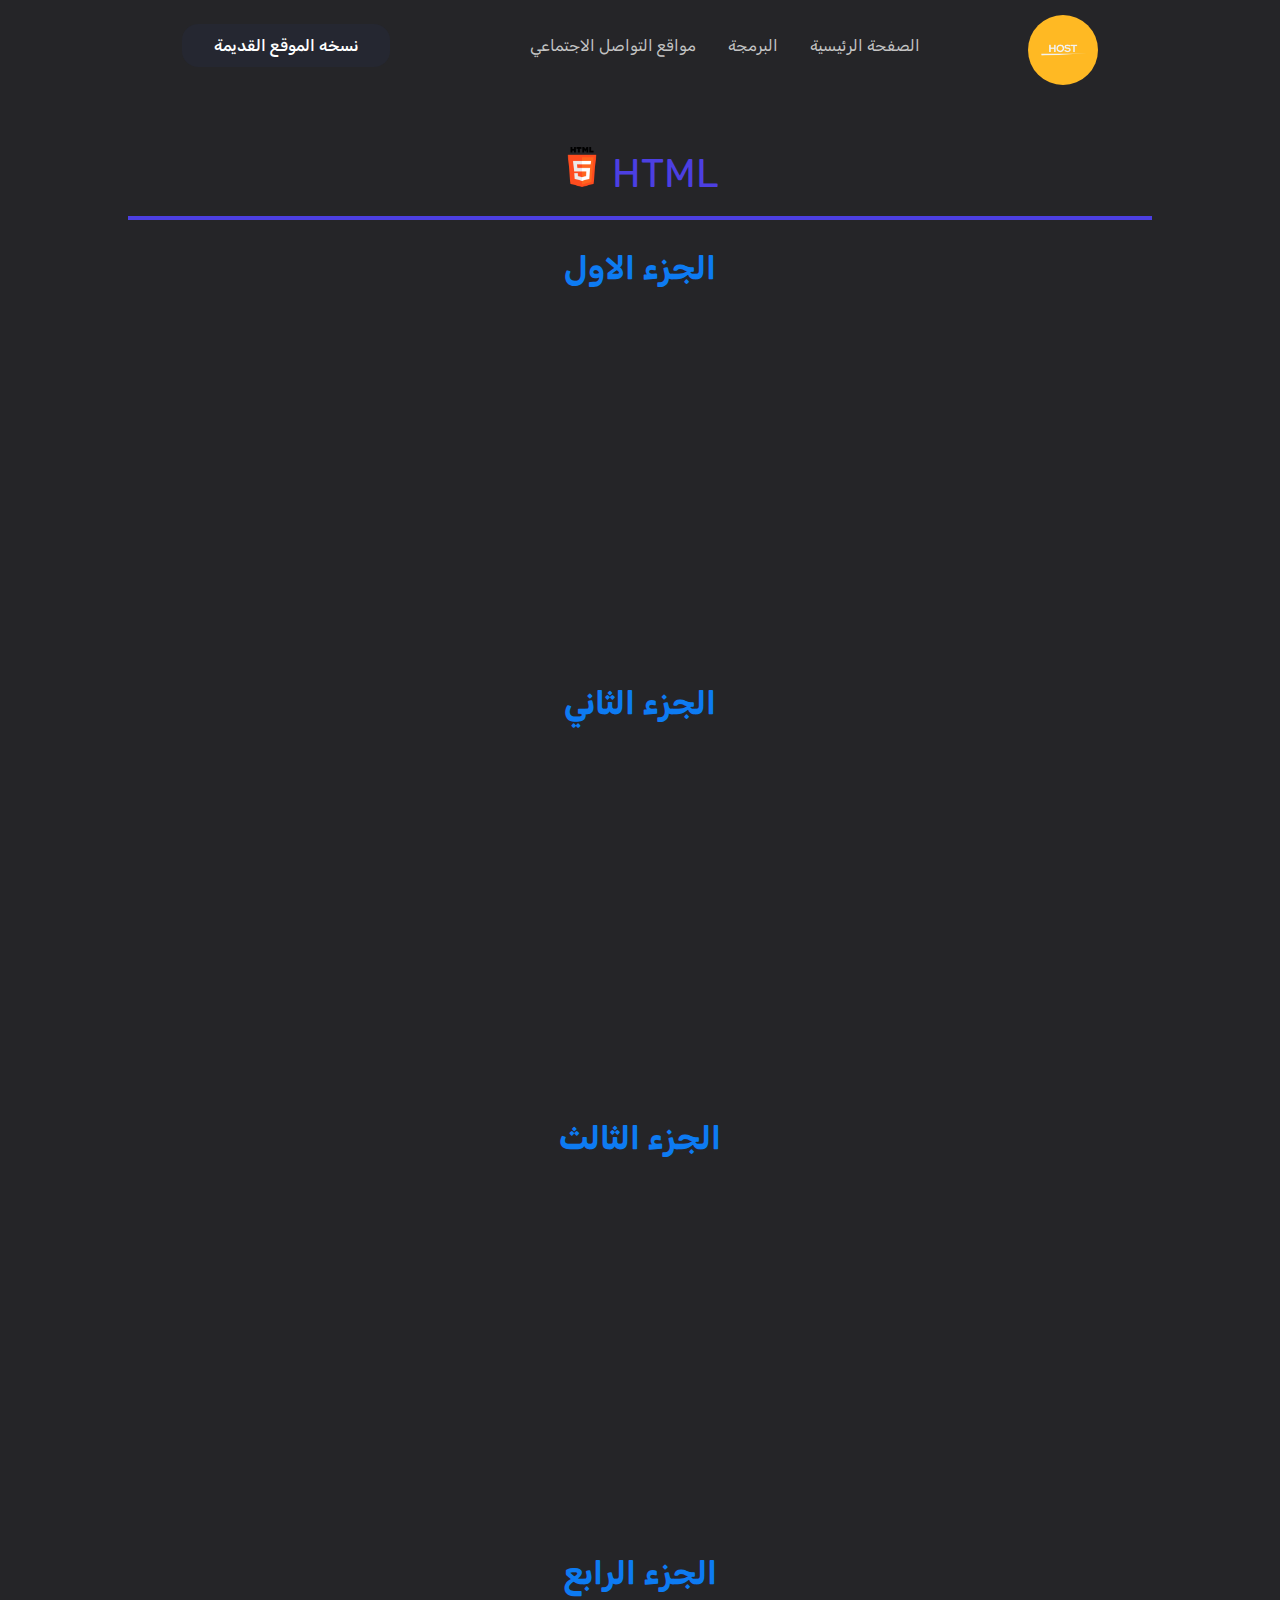
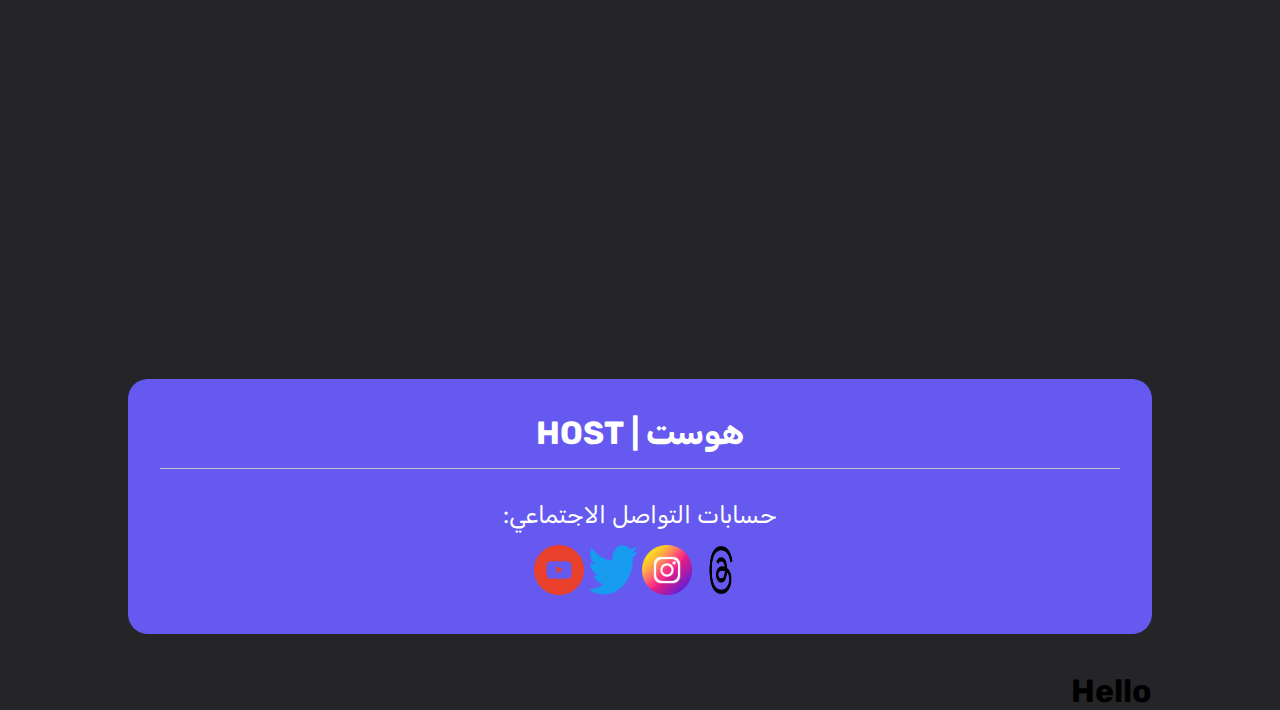
<file: andmeen.github.io-main/HTML.html>
<!DOCTYPE html>
<html lang="en" dir="rtl">
<head>
    <link rel="icon" href="img/logo_host.png">
    <link rel="stylesheet" href="css/HTML.css">
    <meta charset="UTF-8">
    <meta http-equiv="X-UA-Compatible" content="IE=edge">
    <meta name="viewport" content="width=device-width, initial-scale=1.0">
    <title>HOST | هوست HTML</title>
</head>
<body> 
  
  <main>
    <!-- التنقل -->
    <nav>
     <img class="logo" src="img/New-HOST.png" alt="host_logo">
      <ul class="nav-items">
        <li class="nav-item">
          <a class='nav-link' href='index.html'>الصفحة الرئيسية</a>
        </li>
        <li class="nav-item">
          <a href="#start" class="nav-link">البرمجة</a>
        </li>
        <li class="nav-item">
          <a href="#social media" class="nav-link">مواقع التواصل الاجتماعي</a>
        </li>
      </ul>
      <button class="cta dark"><a style="text-decoration: none; color: white;" href="https://newandmeen2.netlify.app/index2" target="_blank">نسخه الموقع القديمة</a></button>
      <i id="mobile-toggle" class="fa-solid fa-bars"></i>
    </nav>
<br><br><br>
    <p id="html" class="html">HTML <img src="img/html-5.png" width="40px" height="40px"></p><br><hr class="hr"><br>

   

    <!-- Video -->
    <center>
    <h1 style="color: #0D7BF2; margin: 10px;">الجزء الاول</h1><br>
    <iframe class="video" width="410" height="316" src="https://www.youtube.com/embed/idtgSG1LYsk" title="YouTube video player" frameborder="0" allow="accelerometer; autoplay; clipboard-write; encrypted-media; gyroscope; picture-in-picture" allowfullscreen></iframe><br><br><br>

    <h1 style="color: #0D7BF2; margin: 10px;">الجزء الثاني</h1><br>
    <iframe class="video" width="410" height="316" src="https://www.youtube.com/embed/jmZTiALaIoU" title="YouTube video player" frameborder="0" allow="accelerometer; autoplay; clipboard-write; encrypted-media; gyroscope; picture-in-picture" allowfullscreen></iframe><br><br><br>

    <h1 style="color: #0D7BF2; margin: 10px;">الجزء الثالث </h1><br>
    <iframe class="video" width="410" height="316" src="https://www.youtube.com/embed/2oAE74T1Z0Y" title="YouTube video player" frameborder="0" allow="accelerometer; autoplay; clipboard-write; encrypted-media; gyroscope; picture-in-picture" allowfullscreen></iframe><br><br><br>

    <h1 style="color: #0D7BF2; margin: 10px;">الجزء الرابع</h1><br>
    <iframe class="video" width="410" height="316" src="https://www.youtube.com/embed/N33urtB7_AE" title="YouTube video player" frameborder="0" allow="accelerometer; autoplay; clipboard-write; encrypted-media; gyroscope; picture-in-picture" allowfullscreen></iframe><br><br><br>
    </center>


  <footer>
    <h3 id="social media">هوست | HOST</h3>
    <p>حسابات التواصل الاجتماعي:</p>
    <div class="icons">
      <a href="https://www.threads.net/@andmeen121" target="_blank"><img class="icons_img" src="img/threads.png"></a>
      <a href="https://instagram.com/andmeen121" target="_blank"><img class="icons_img" src="img/instagram.png"></a>
      <a href="https://twitter.com/andmeen121" target="_blank"><img class="icons_img" src="img/twitter-logo.png"></a>
      <a href="https://www.youtube.com/channel/UCoVvM9ZVDRNKrQi6a_EH8Pg" target="_blank"><img class="icons_img" src="img/youtube.png"></a>
    </div>
  </footer>
 <br><br><h1>Hello</h1>
<script src="js/html.js"></script>
</body>
</html>
</file>
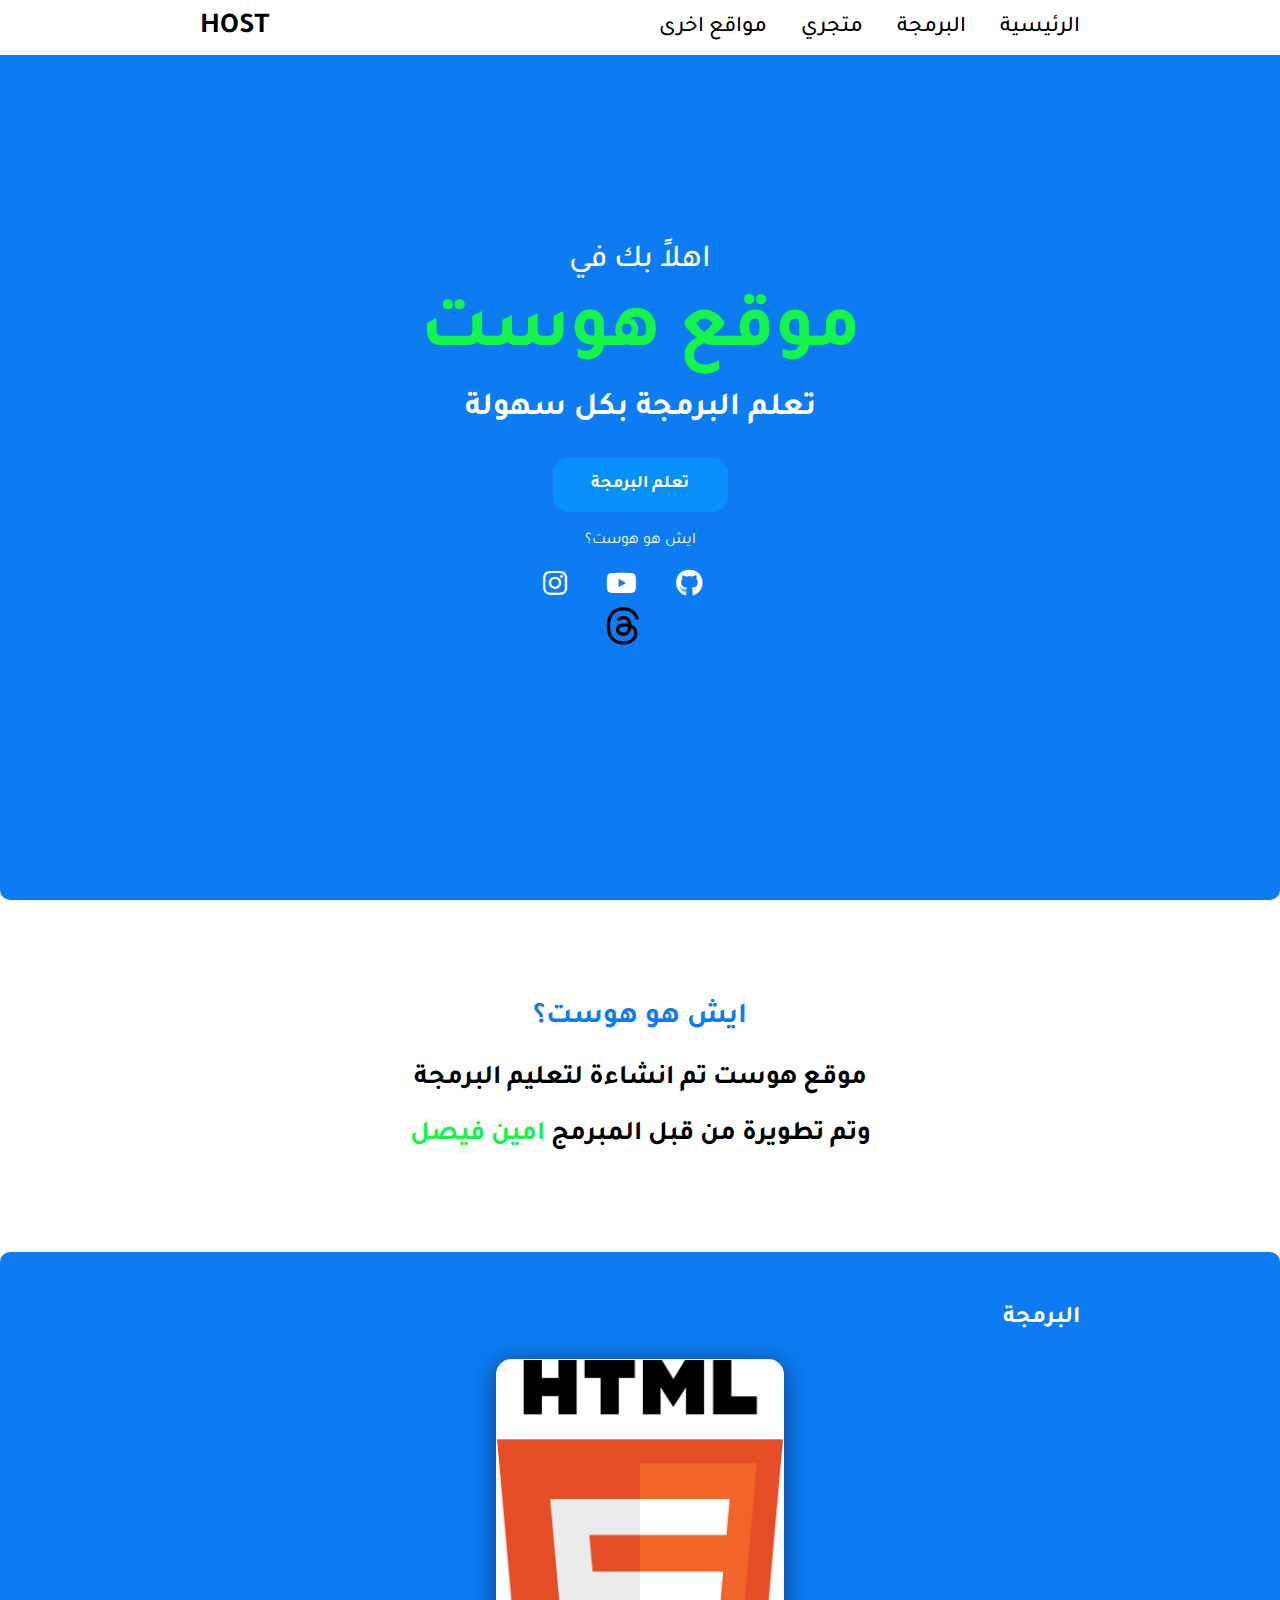
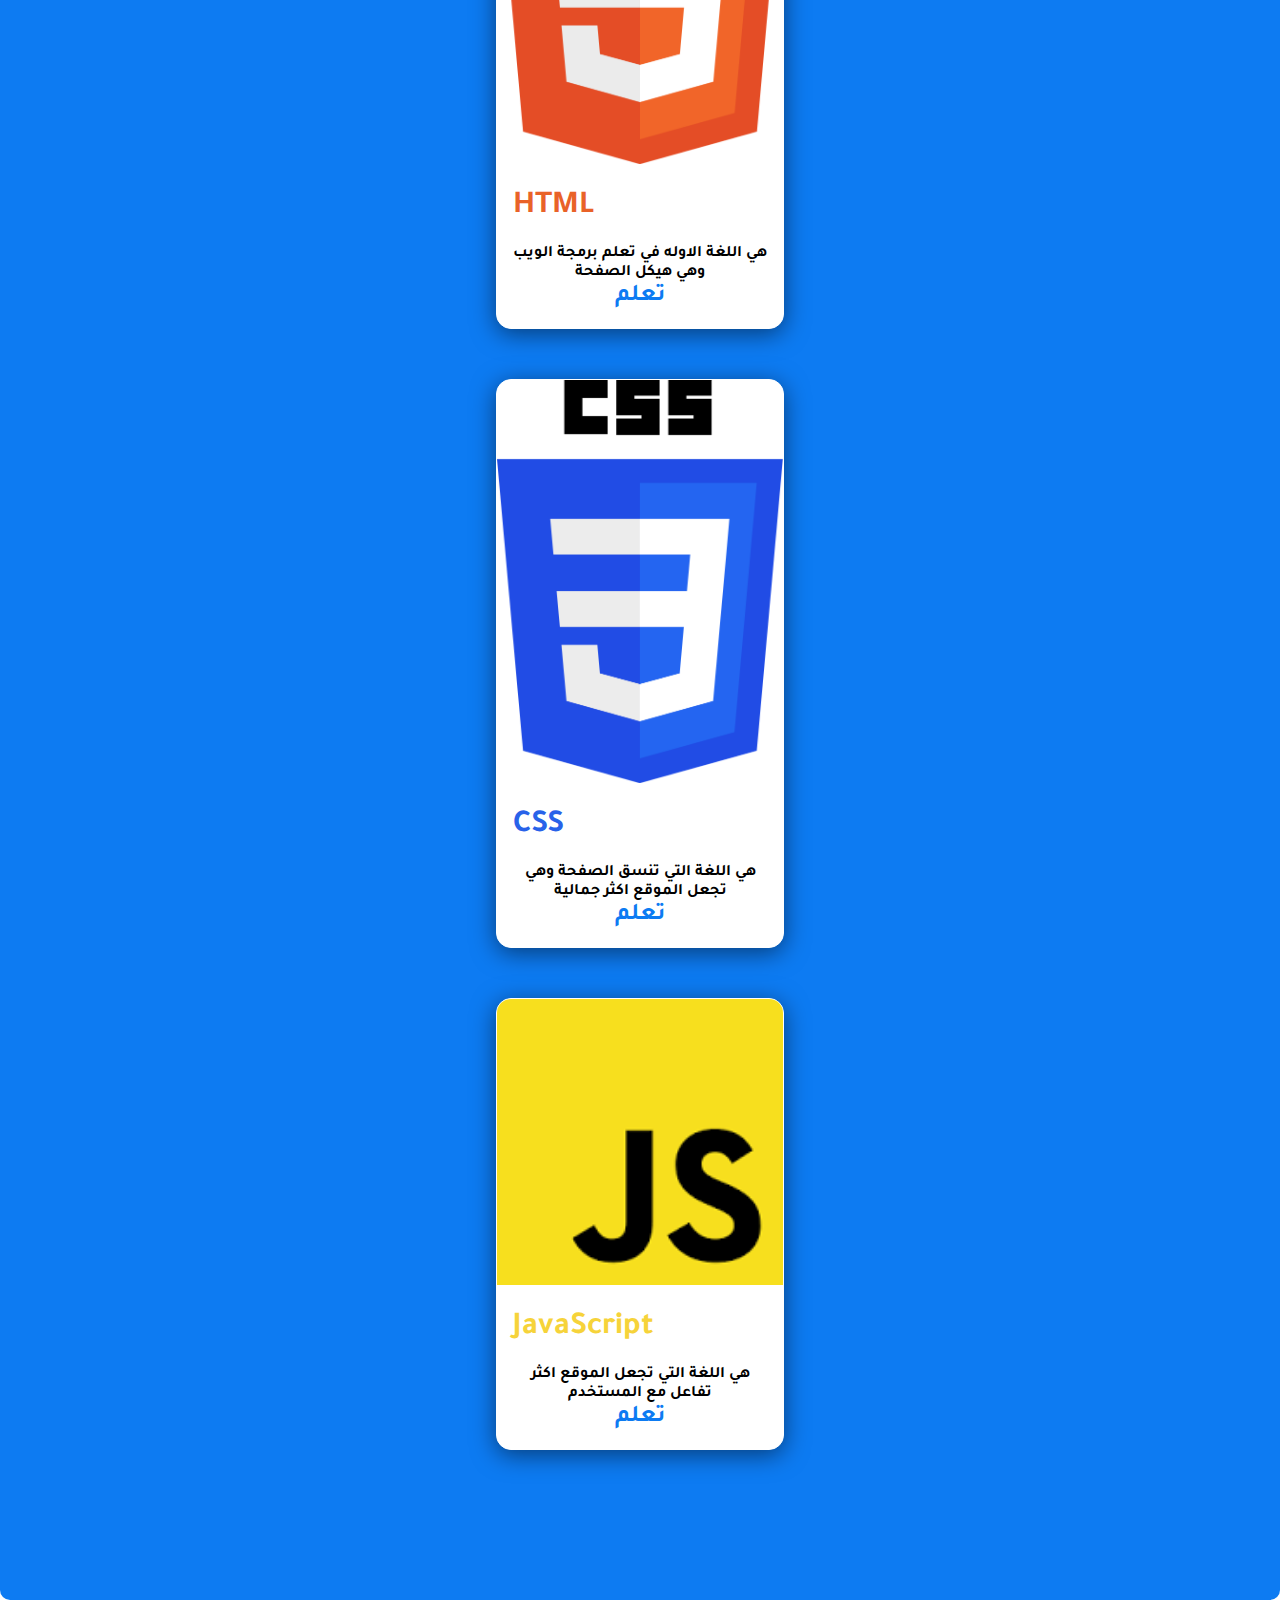
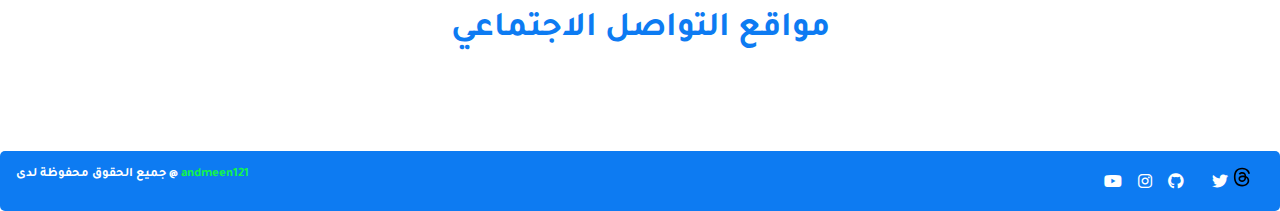
<file: andmeen.github.io-main/index2.html>
<!DOCTYPE html>
<html lang="en">
<head>
    <meta charset="UTF-8">
    <meta http-equiv="X-UA-Compatible" content="IE=edge">
    <meta name="viewport" content="width=device-width, initial-scale=1.0">
    <title>HOST For Programming | هوست لتعليم البرمجة</title>
    <link rel="icon" href="img/logo_host.png">
    <link rel="stylesheet" href="css/style2.css">
    <link rel="stylesheet" href="https://cdnjs.cloudflare.com/ajax/libs/font-awesome/6.3.0/css/all.min.css">
</head>
<body>
    
  
  <header>
    <a href="index.html" class="logo">HOST</a>
    <nav class="navgiation">
       <a href="index.html">الرئيسية</a>
       <a href="learn.html">البرمجة</a>
       <a href="https://hoststore.tabasher.io/" target="_blank">متجري</a>
       <a href="websites.html">مواقع اخرى</a>
    </nav>
  </header>

  
<center>
   <section id="Up" class="main">
    <center>
      <div>
        <center>
        <h2>اهلاً بك في 
          <br>
            <span>موقع هوست</span>
        </h2>
        <h3>تعلم البرمجة بكل سهولة</h3>
        <a href="#learn" class="learn-btn">تعلم البرمجة</a><br>
        <a class="what" href="#HOST">ايش هو هوست؟</a><br><br>
        <div class="social-icons">
            <a href="https://www.instagram.com/andmeen121/" target="_blank"><i class="fa-brands fa-instagram"></i></a>
            <a href="https://www.youtube.com/channel/UCoVvM9ZVDRNKrQi6a_EH8Pg" target="_blank"><i class="fa-brands fa-youtube"></i></a>
            <a href="https://github.com/andmeen" target="_blank"><i class="fa-brands fa-github"></i></a><br>
            <a href="https://www.threads.net/@andmeen121" target="_blank"><img src="img/threads (1).svg" width="40px" height="40px" alt="threads"></a>
        </div>
      </div>
      </center>
      </center>
   </section>
</center>

    <section class="Subject" id="HOST">
        <h2 class="Mean">ايش هو هوست؟</h2><br>
        <h3>موقع هوست تم انشاءة لتعليم البرمجة</h3><br>
        <h3>وتم تطويرة من قبل المبرمج <span>امين فيصل</span></h3>
    </section>

    
   <section class="learn" id="learn">
    <h2 class="title">البرمجة</h2>
    <center>
    <div class="content">
         <div class="project-card">
          <div class="project-image">
            <img src="img/HTML_logo.png" alt="HTML">
          </div>
          <div class="project-info">
            <p class="project-script">HTML</p><br>
            <strong class="prject-title">
              <center>
               <span>هي اللغة الاوله في تعلم برمجة الويب</span>
               <span>وهي هيكل الصفحة</span><br>
               <a href="HTML.html" class="Start">تعلم</a>
               </center>
            </strong>
          </div>
         </div>
         <div class="project-card">
          <div class="project-image">
            <img src="img/css.png" alt="HTML">
          </div>
          <div class="project-info">
            <p class="project-CSS">CSS</p><br>
            <strong class="prject-title">
              <center>
               <span>هي اللغة التي تنسق الصفحة</span>
               <span>وهي تجعل الموقع اكثر جمالية</span><br>
               <a href="CSS.html" class="Start">تعلم</a>
               </center>
            </strong>
          </div>
         </div>
         <div class="project-card">
          <div class="project-image">
            <img src="img/js.png" alt="HTML">
          </div>
          <div class="project-info">
            <p class="project-JS">JavaScript</p><br>
            <strong class="prject-title">
              <center>
               <span>هي اللغة التي تجعل الموقع اكثر</span>
               <span>تفاعل مع المستخدم</span><br>
               <a href="javascript.html" class="Start">تعلم</a>
               </center>
            </strong>
          </div>
         </div>
    </div>
   </section>
  </center>

   <section class="white">
    <h2>مواقع التواصل الاجتماعي</h2>
   </section>
   <footer class="footer">
    <p class="footer-titleAr">جميع الحقوق محفوظة لدى @ <span>andmeen121</span></p>
    <div class="social-icons">
        <a target="_blank" href="https://www.youtube.com/@andmeen" class="Icon"><i class="fa-brands fa-youtube"></i></a>
        <a target="_blank" href="https://www.instagram.com/andmeen121/" class="Icon"><i class="fa-brands fa-instagram"></i></a>
        <a target="_blank" href="https://github.com/andmeen" class="Icon"><i class="fa-brands fa-github"></i></a>
        <a href="https://twitter.com/andmeen121" target="_blank" class="Icon"></a><i class="fa-brands fa-twitter"></i>
        <a href="https://www.threads.net/@andmeen121" target="_blank"><img src="img/threads (1).svg" width="20px" height="20px" alt="threads"></a>
    </div>
</footer>
</body>
</html>
</file>
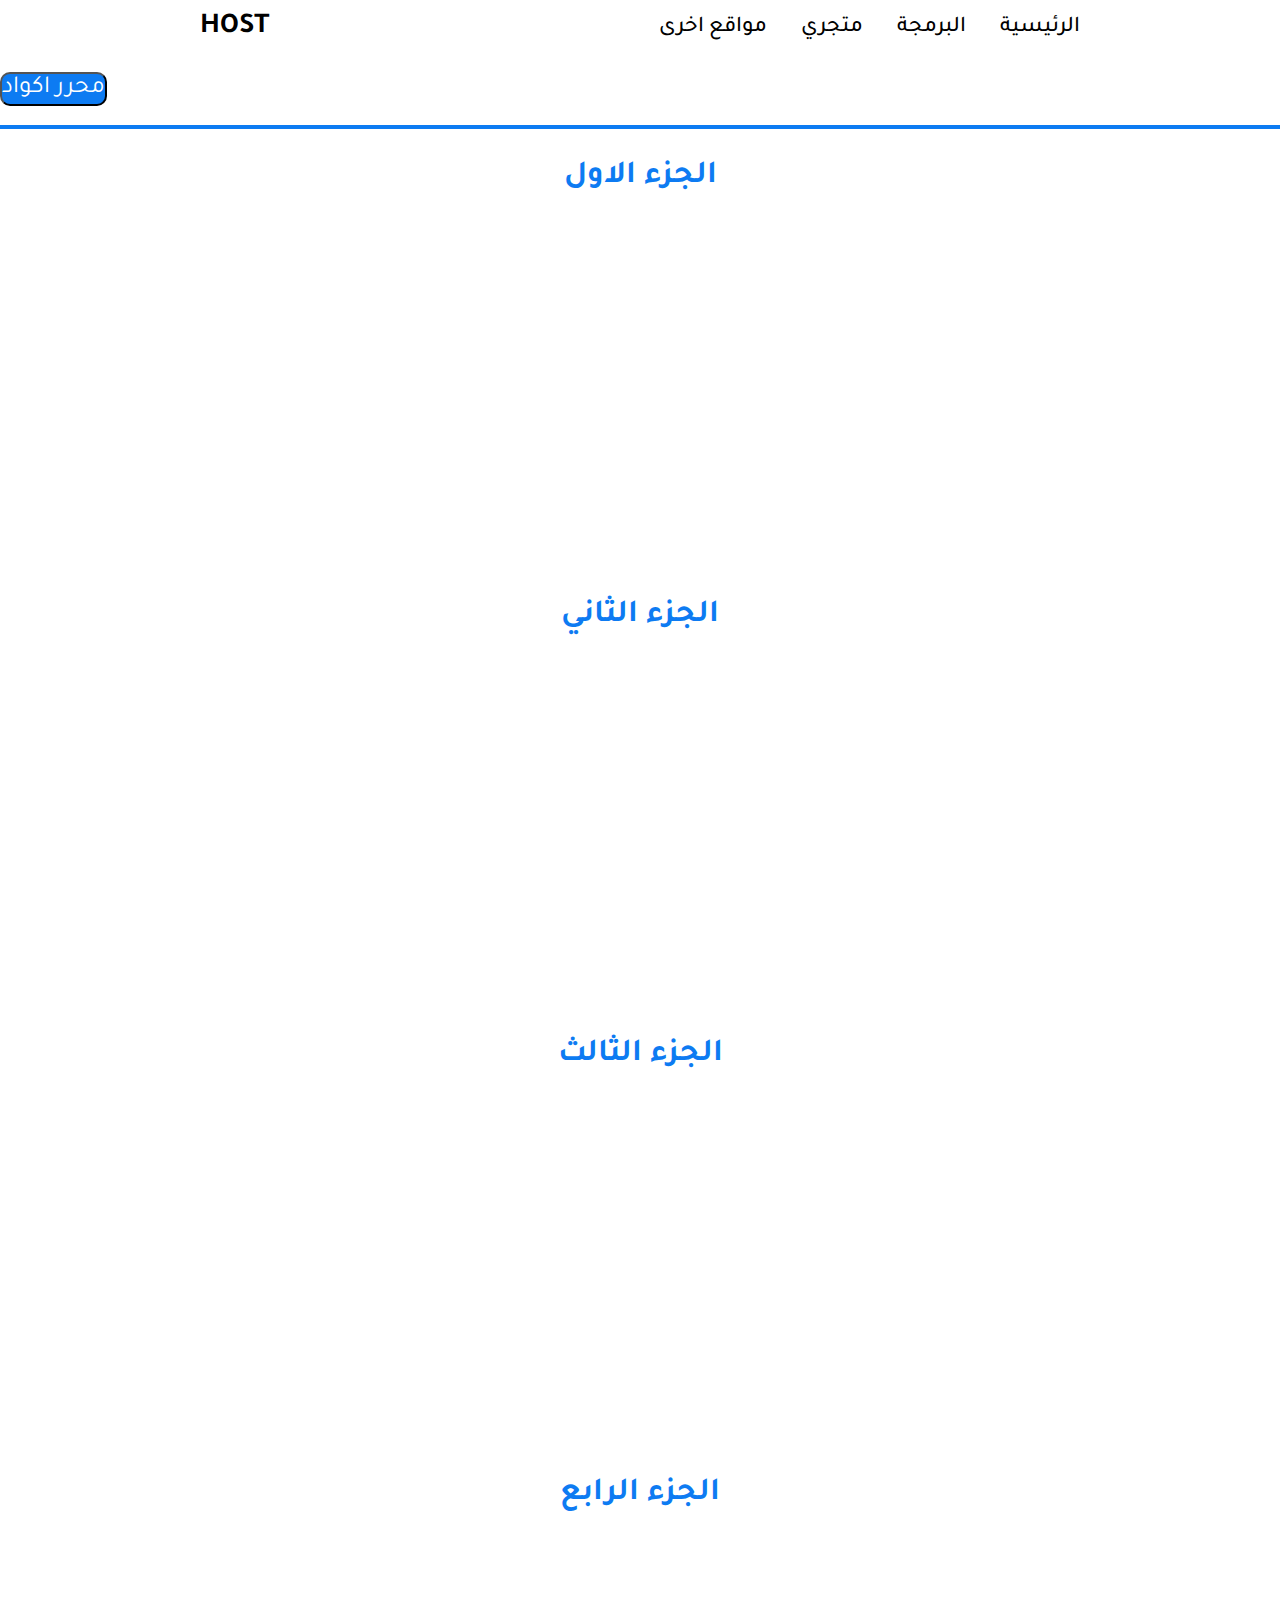
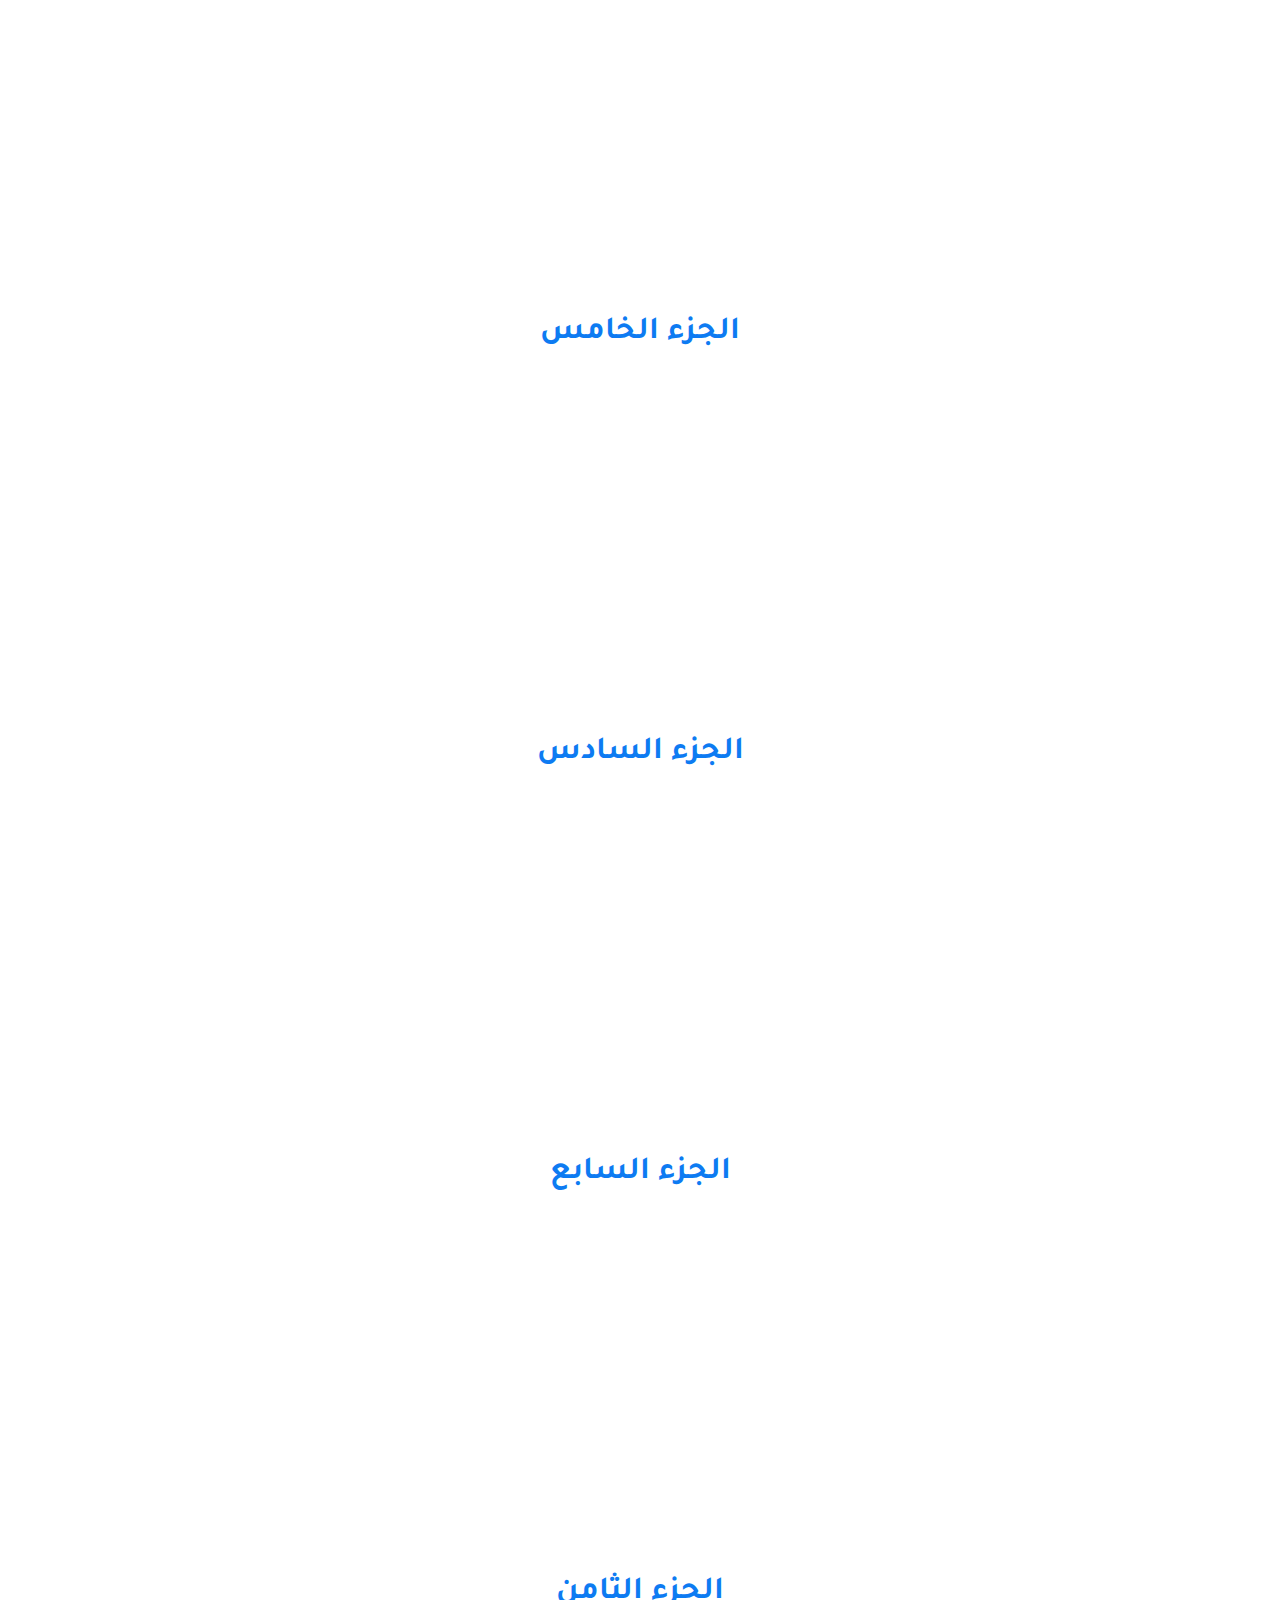
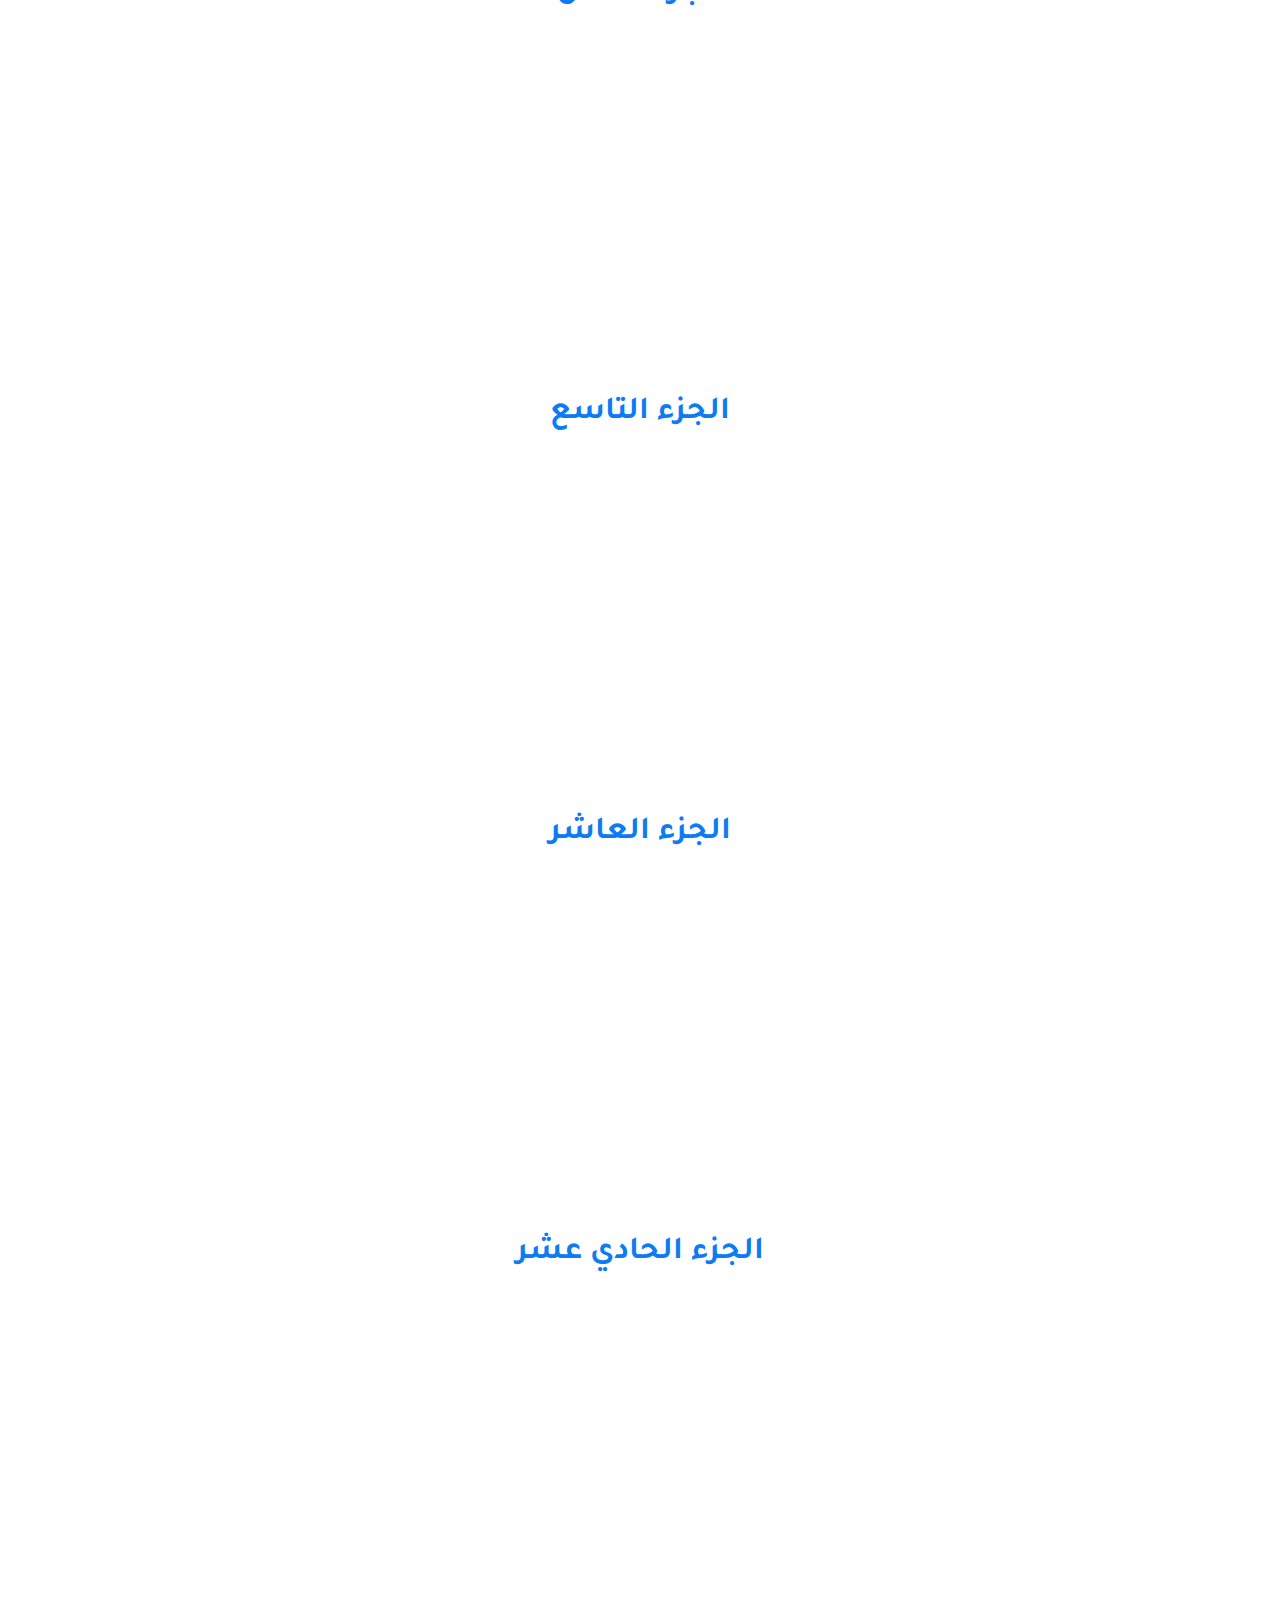
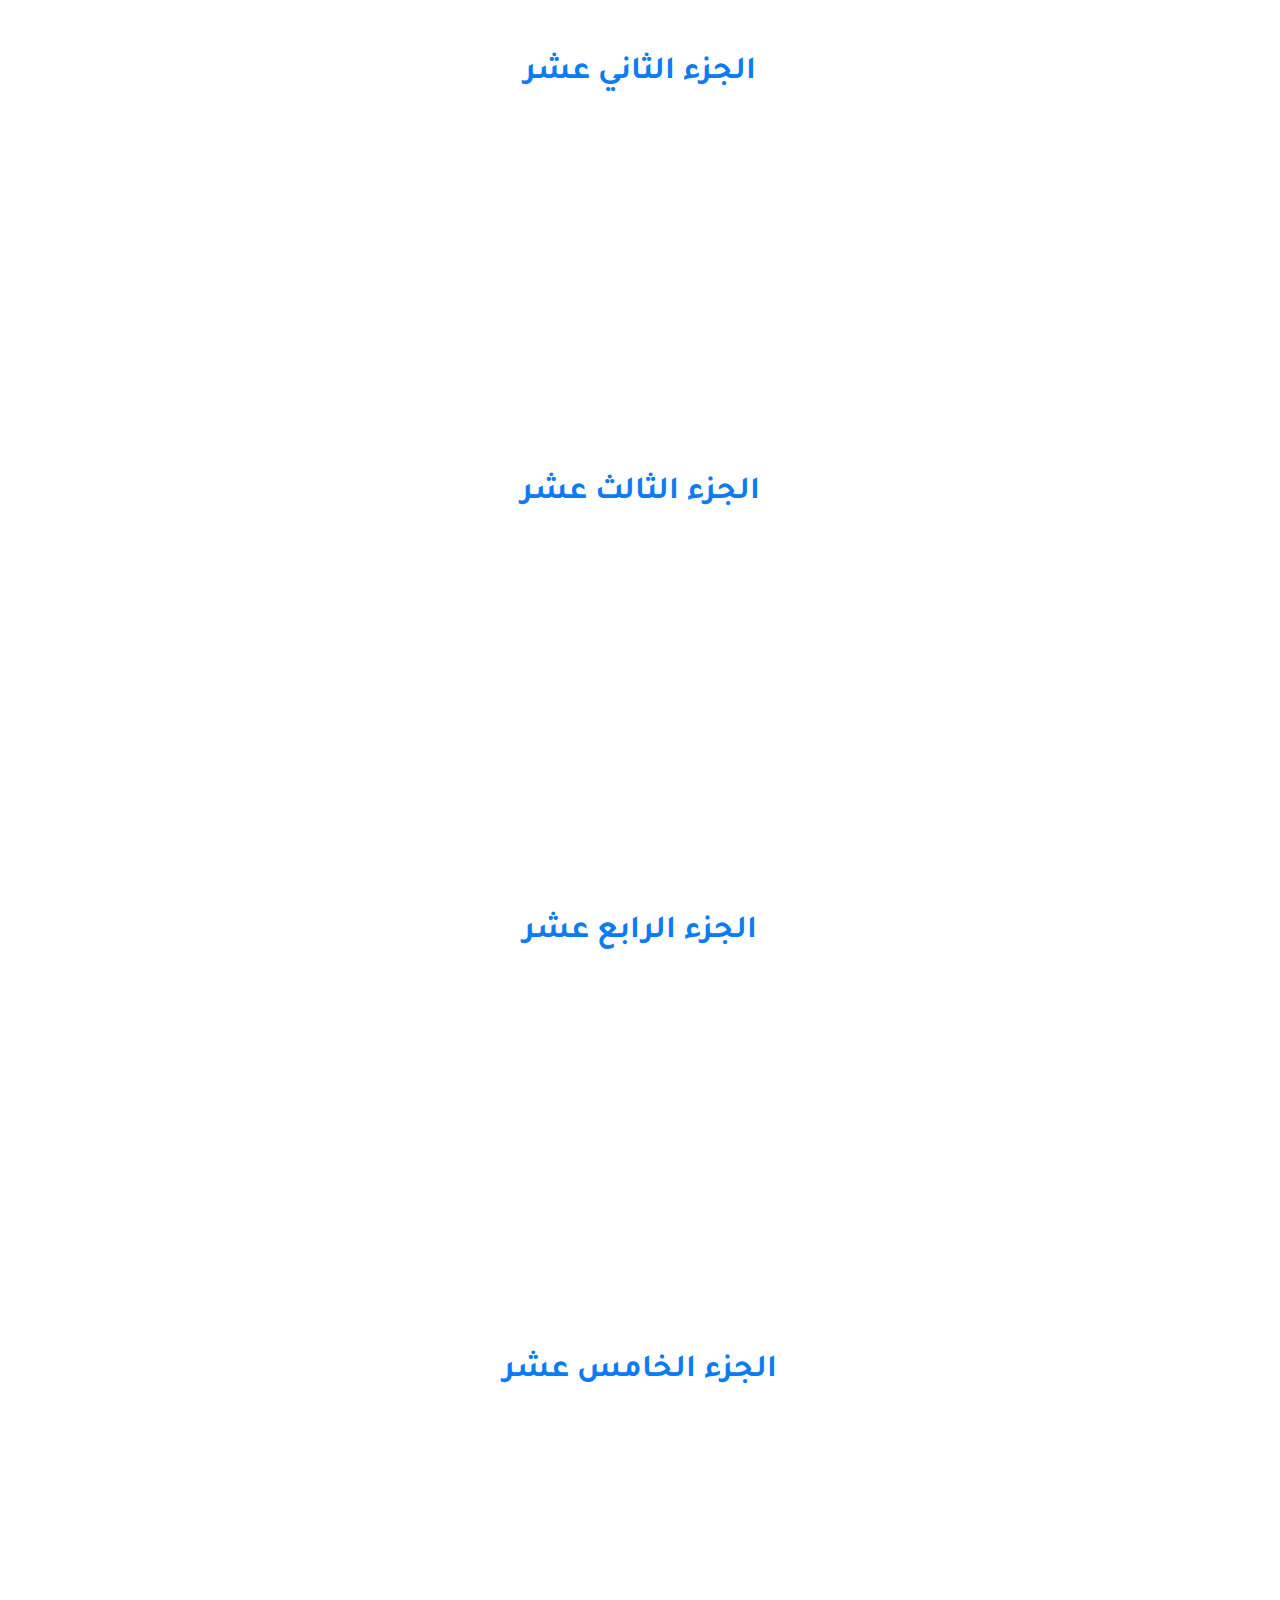
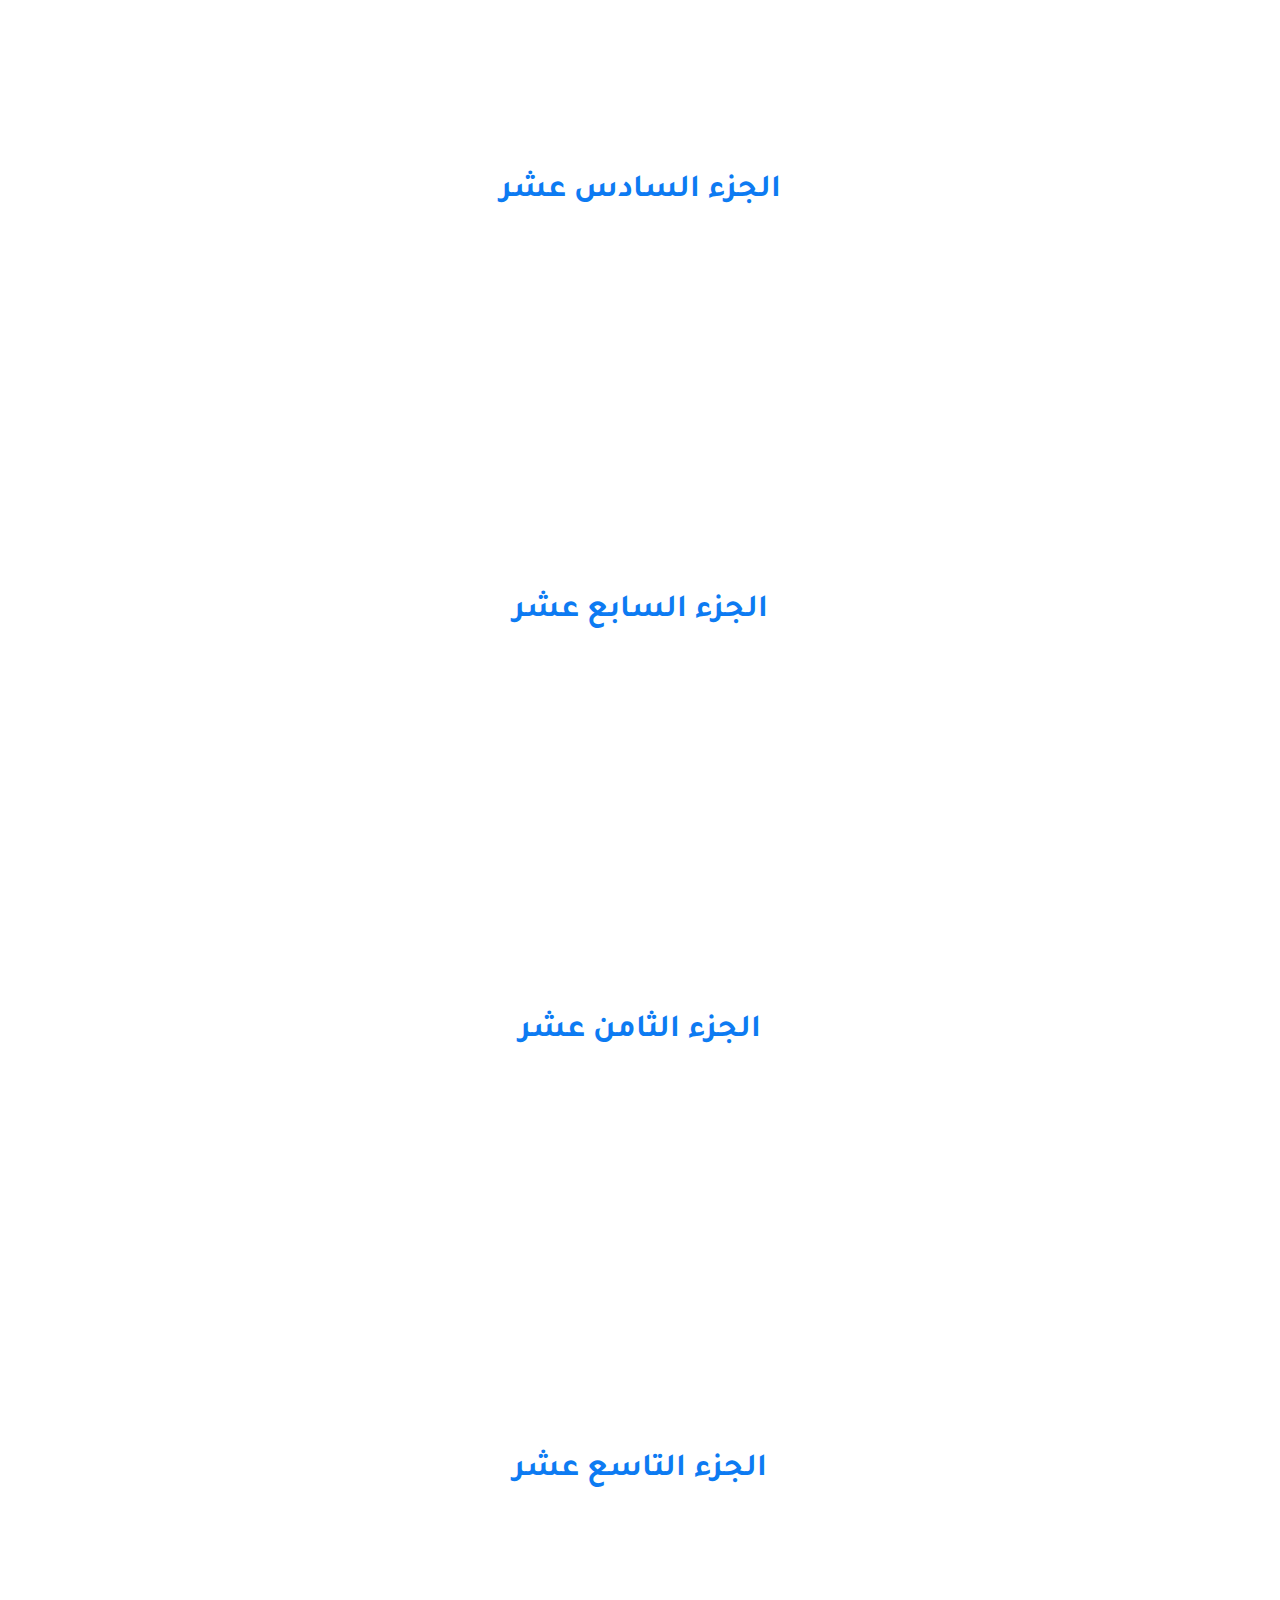
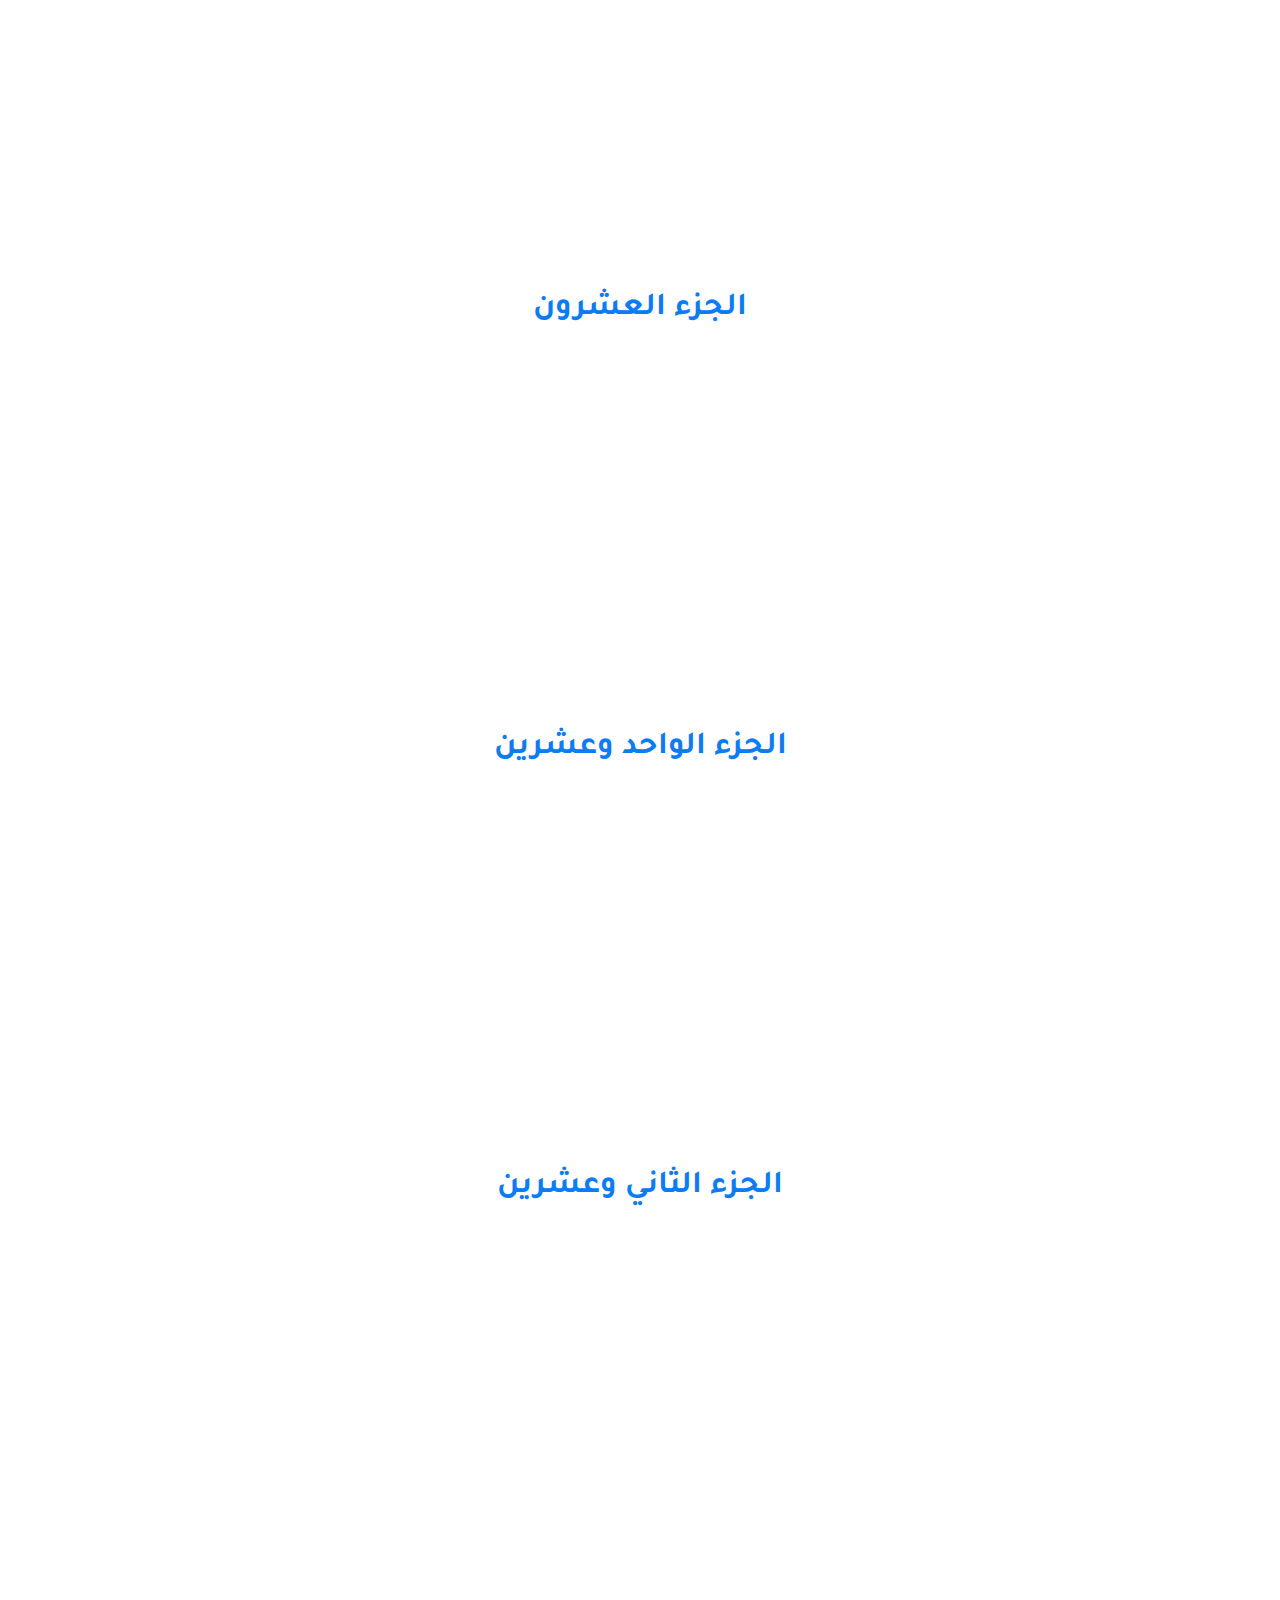
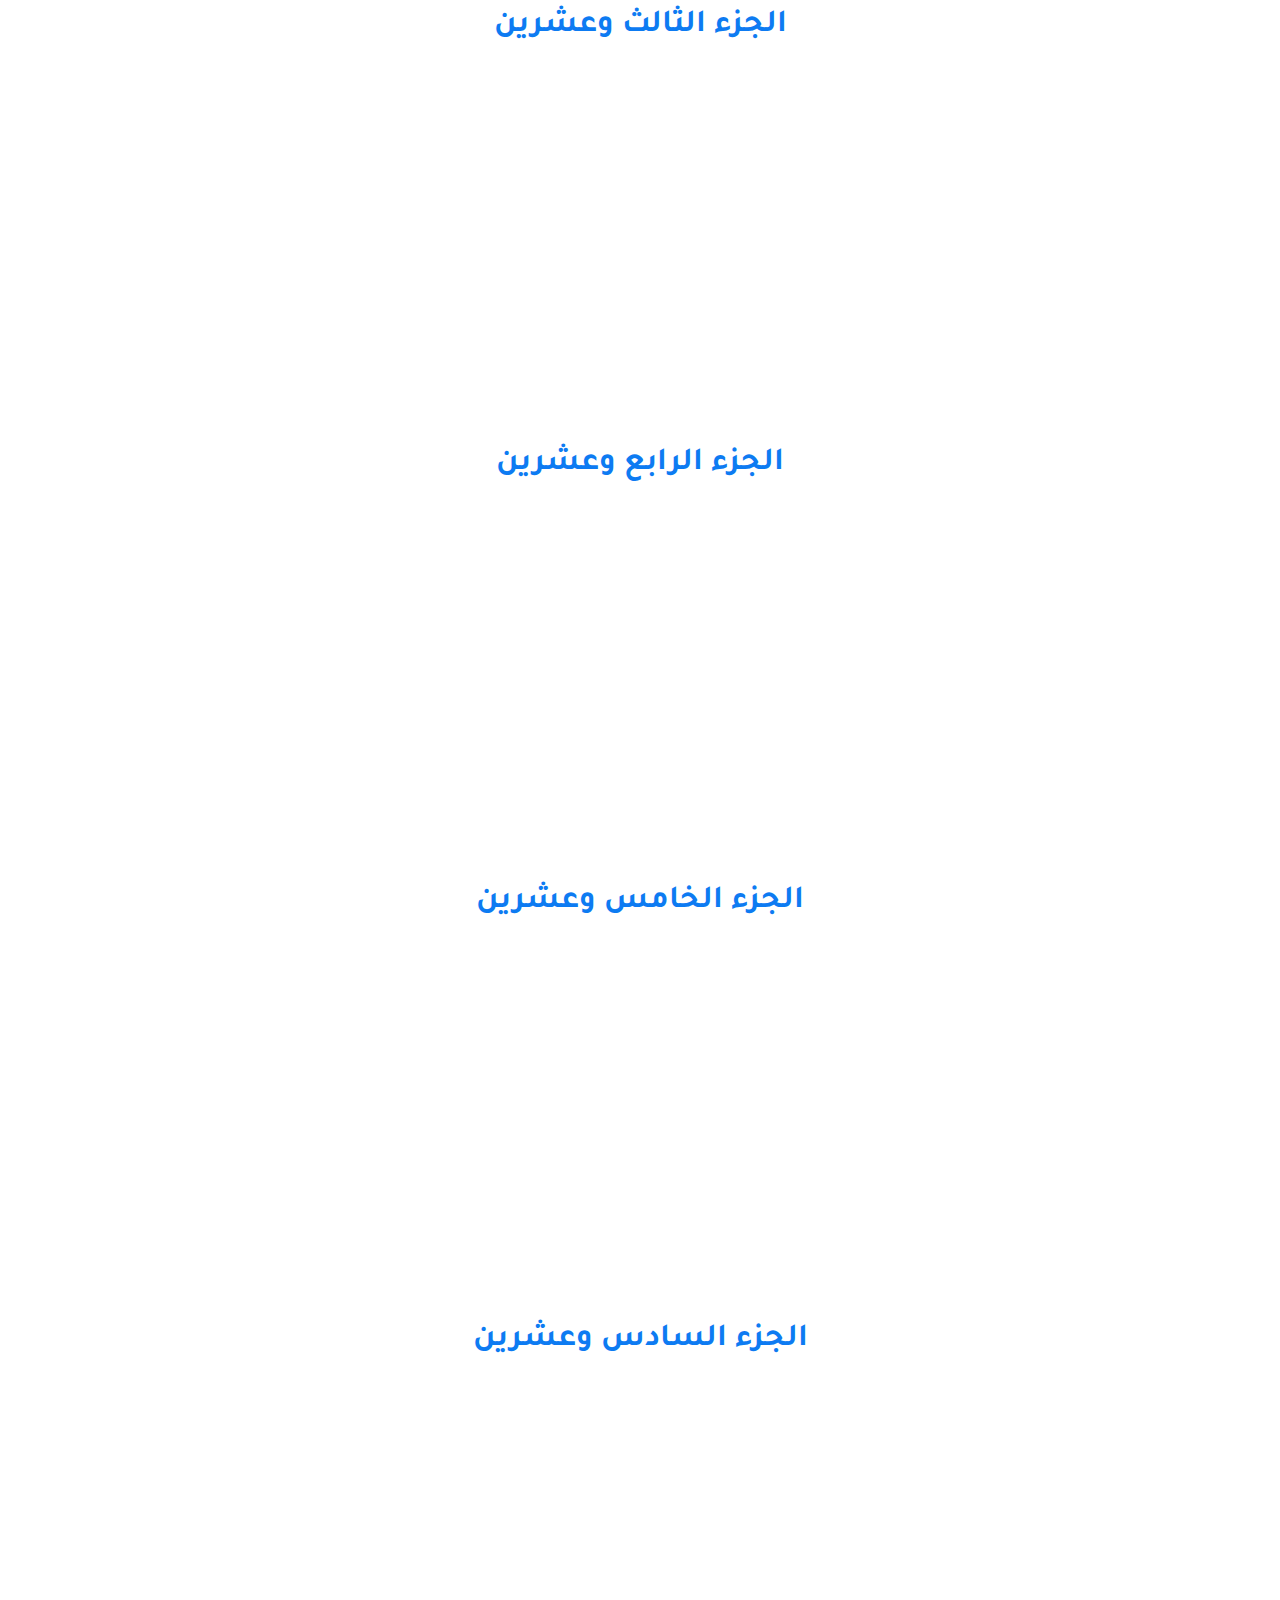
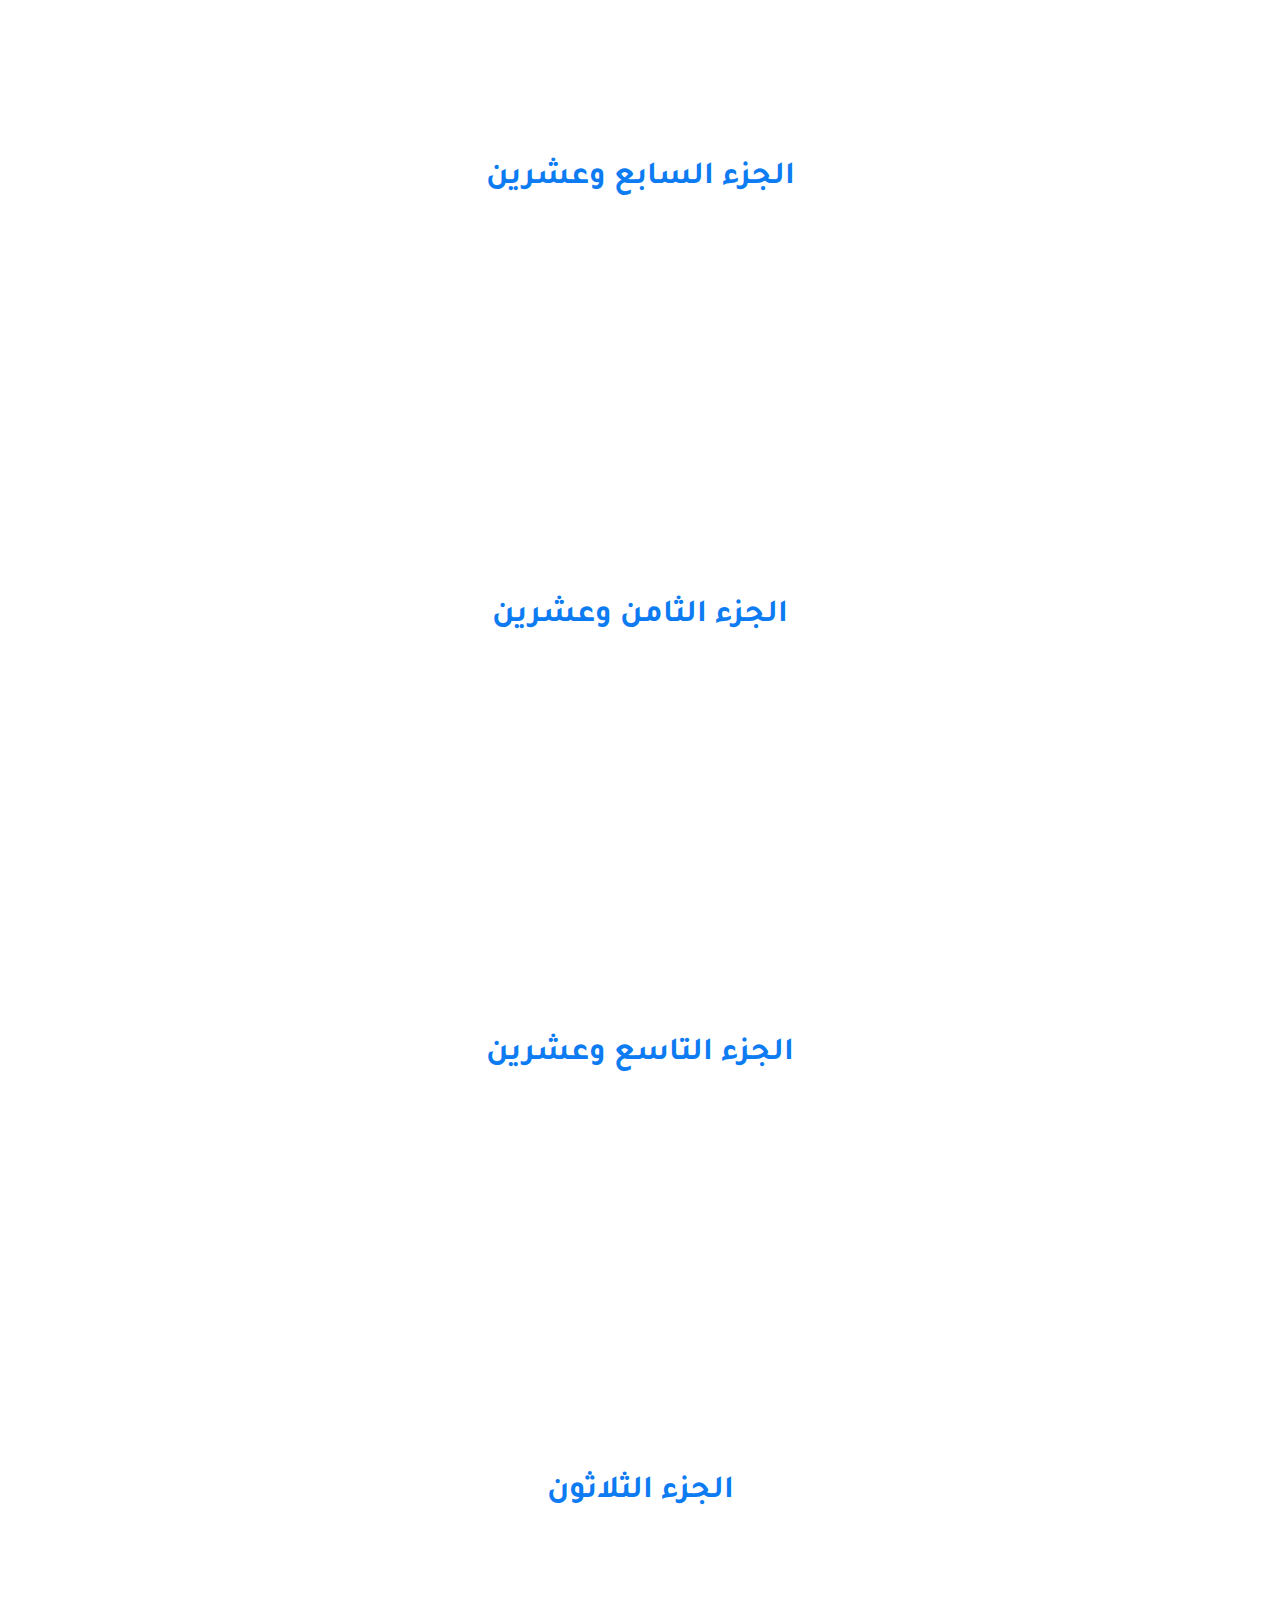
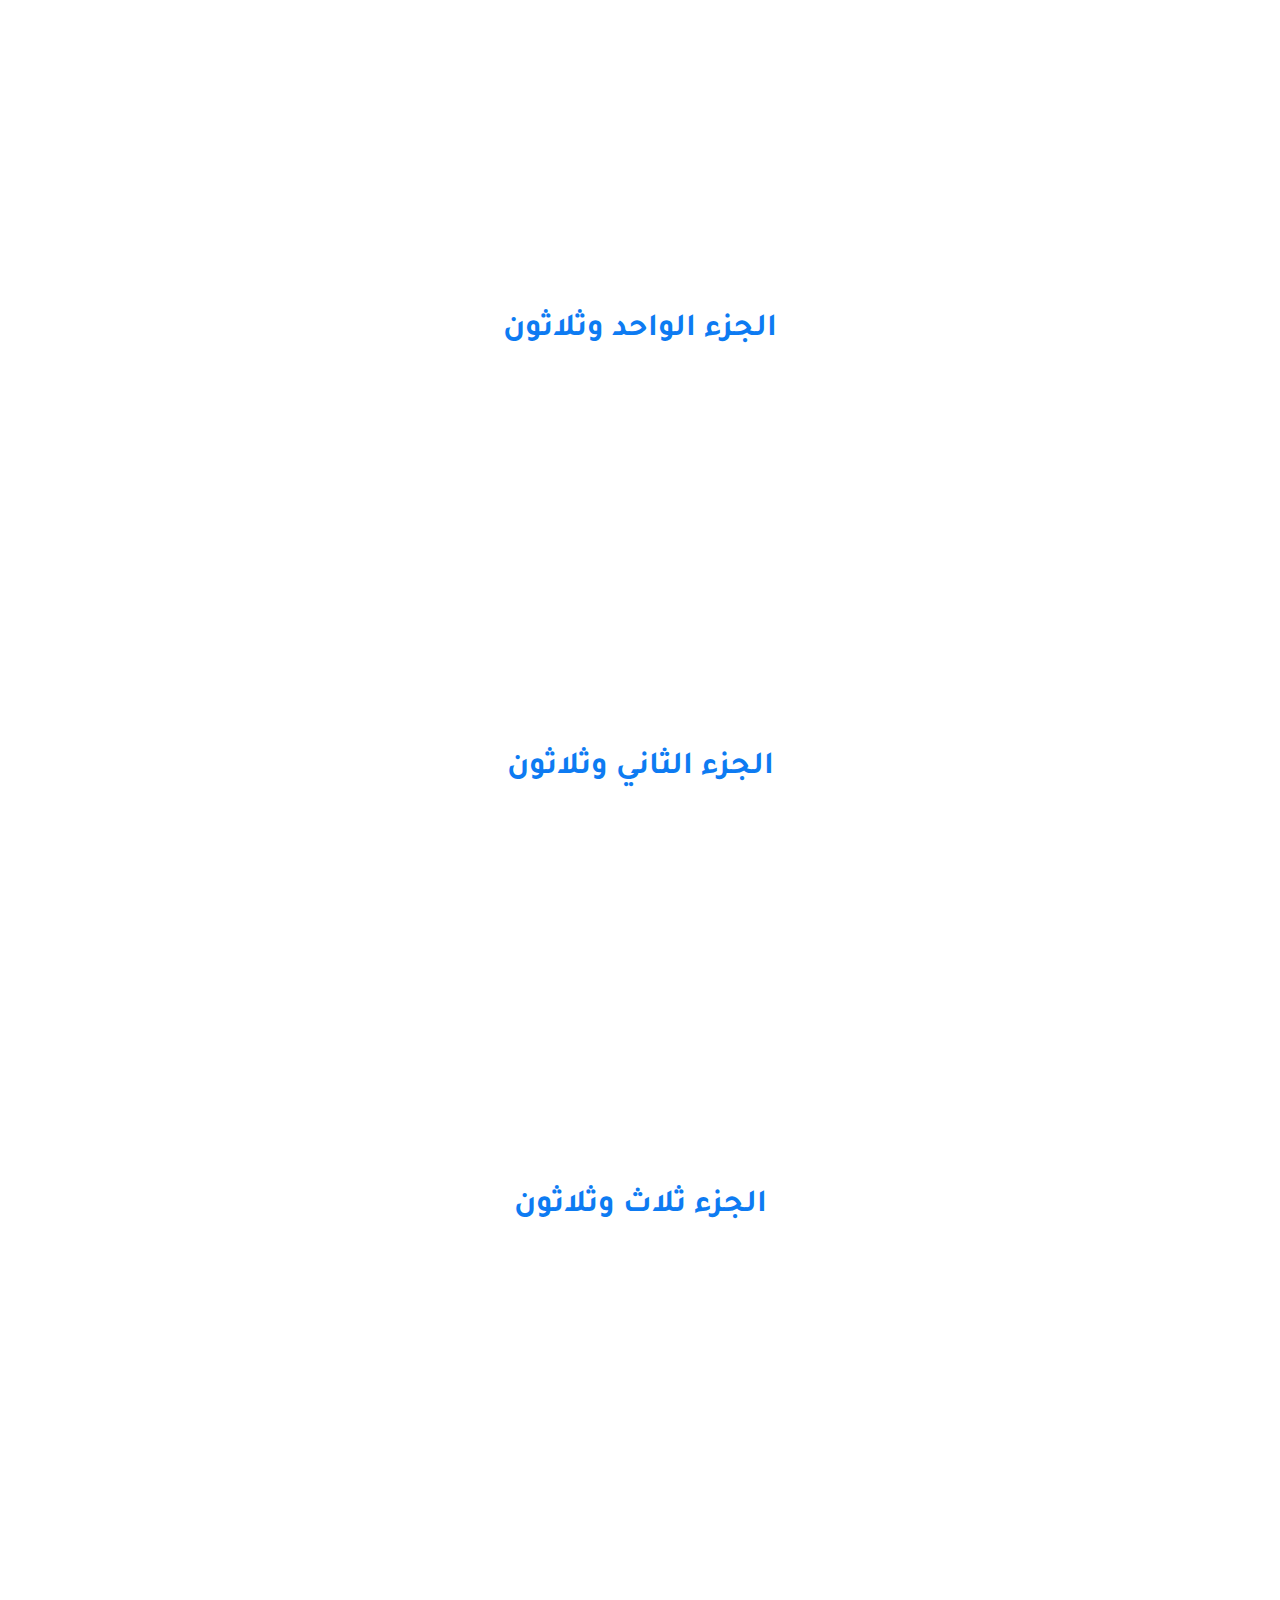
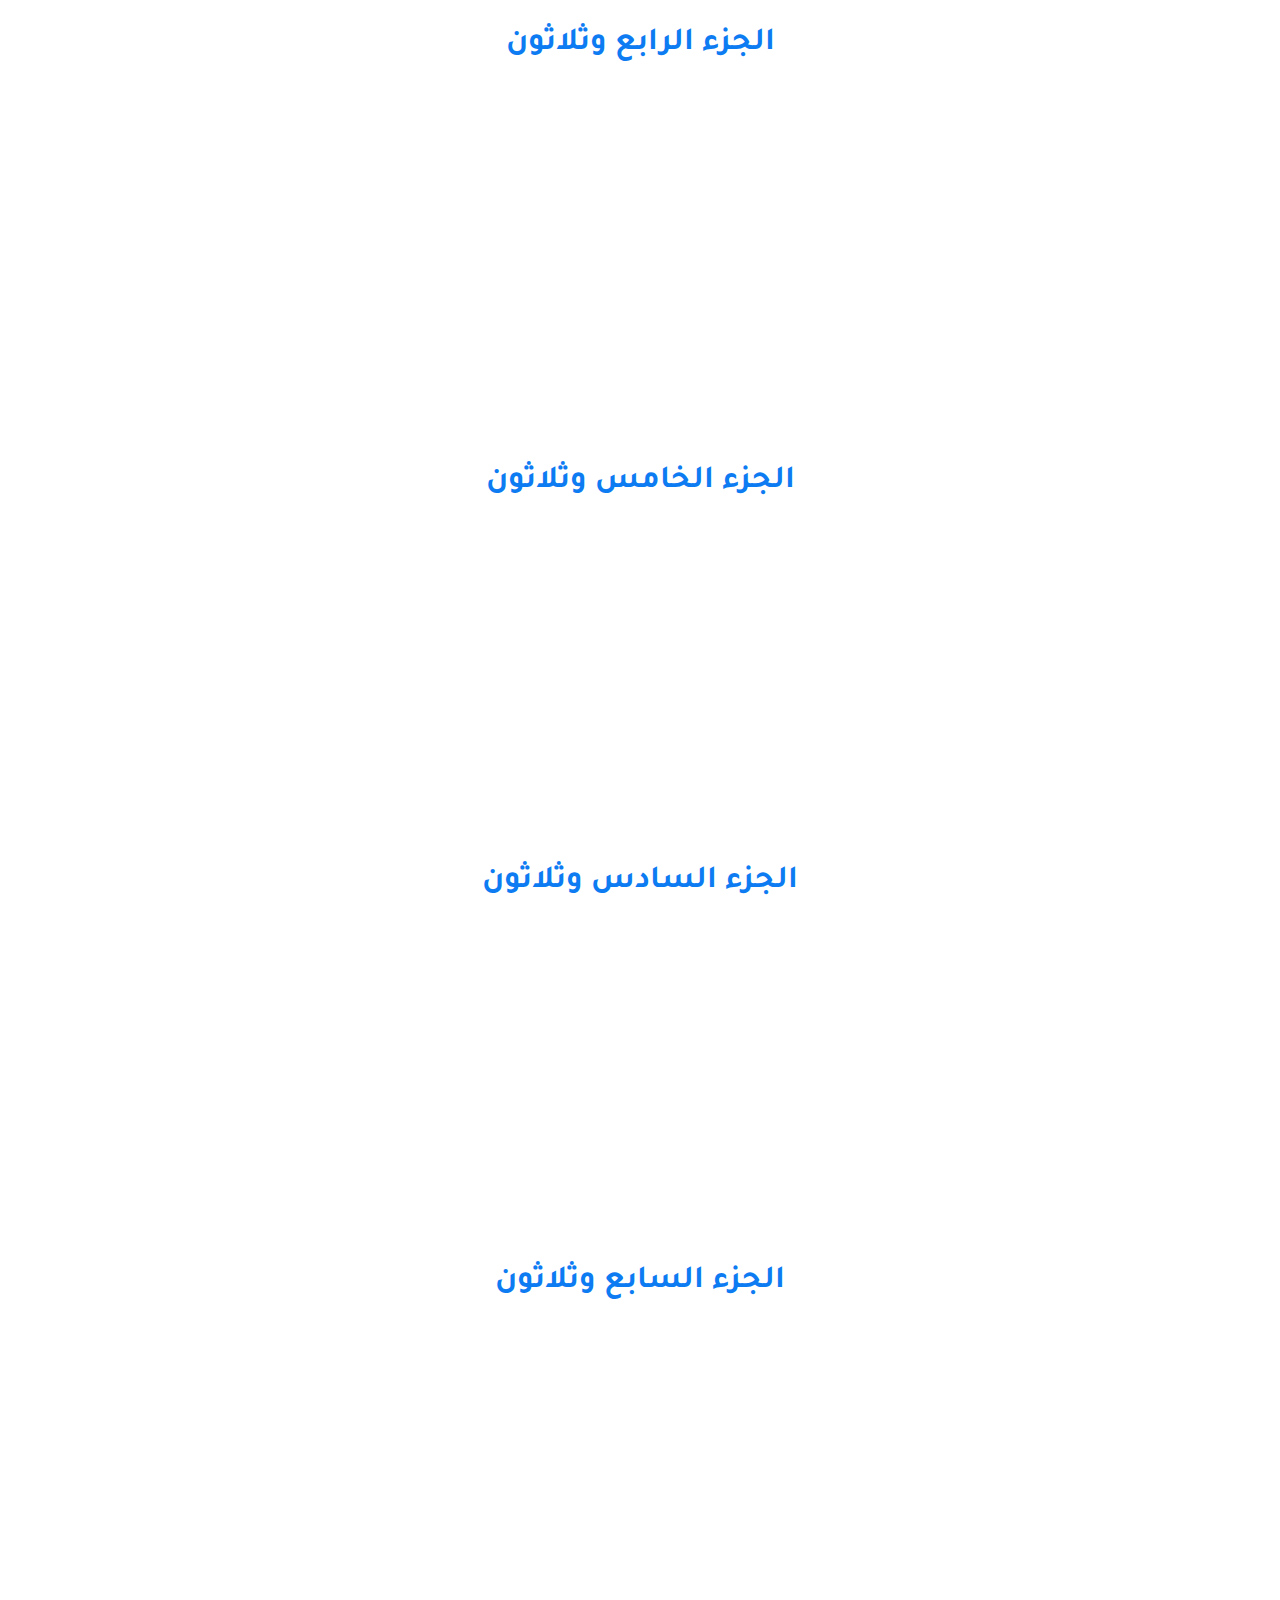
<file: andmeen.github.io-main/javascript.html>
<!DOCTYPE html>
<html lang="en">
<head>
    <link rel="stylesheet" href="css/javascript.css">
    <link rel="icon" href="img/logo_host.png">
    <meta charset="UTF-8">
    <meta http-equiv="X-UA-Compatible" content="IE=edge">
    <meta name="viewport" content="width=device-width, initial-scale=1.0">
    <title>JavaScript | HOST</title>
</head>
<body>

 
  <header>
    <a href="index.html" class="logo">HOST</a>
    <nav class="navgiation">
       <a href="index.html">الرئيسية</a>
       <a href="learn.html">البرمجة</a>
       <a href="https://hoststore.tabasher.io/" target="_blank">متجري</a>
       <a href="websites.html">مواقع اخرى</a>
    </nav>
  </header>

      <h1 class="level">JavaScript</h1><br>

   
<button id="editor"><a class="text" href="editor.html">محرر اكواد</a></button><br><br>
<h1 class="hr"></h1><br>



 <!-- Videos -->
 <center>
  <h1 style="color: #0D7BF2; margin: 10px;">الجزء الاول</h1><br>
  <iframe class="video" width="410" height="316" src="https://www.youtube.com/embed/bSCROorRciQ" title="YouTube video player" frameborder="0" allow="accelerometer; autoplay; clipboard-write; encrypted-media; gyroscope; picture-in-picture" allowfullscreen></iframe><br><br><br>

  <h1 style="color: #0D7BF2; margin: 10px;">الجزء الثاني</h1><br>
  <iframe class="video" width="410" height="316" src="https://www.youtube.com/embed/FD_WhFp4Nus" title="YouTube video player" frameborder="0" allow="accelerometer; autoplay; clipboard-write; encrypted-media; gyroscope; picture-in-picture" allowfullscreen></iframe><br><br><br>

  <h1 id="3" style="color: #0D7BF2; margin: 10px;">الجزء الثالث</h1><br>
  <iframe class="video" width="410" height="316" src="https://www.youtube.com/embed/ix8mNwHqE8U" title="YouTube video player" frameborder="0" allow="accelerometer; autoplay; clipboard-write; encrypted-media; gyroscope; picture-in-picture" allowfullscreen></iframe><br><br><br>

  <h1 id="4" style="color: #0D7BF2; margin: 10px;">الجزء الرابع</h1><br>
  <iframe class="video" width="410" height="316" src="https://www.youtube.com/embed/fbLUO1JyoeY" title="YouTube video player" frameborder="0" allow="accelerometer; autoplay; clipboard-write; encrypted-media; gyroscope; picture-in-picture" allowfullscreen></iframe><br><br><br>

  <h1 id="5" style="color: #0D7BF2; margin: 10px;">الجزء الخامس</h1><br>
  <iframe class="video" width="410" height="316" src="https://www.youtube.com/embed/DPIORydc3sQ" title="YouTube video player" frameborder="0" allow="accelerometer; autoplay; clipboard-write; encrypted-media; gyroscope; picture-in-picture" allowfullscreen></iframe><br><br>

  <h1 id="6" style="color: #0D7BF2; margin: 10px;">الجزء السادس</h1><br>
  <iframe class="video" width="410" height="316" src="https://www.youtube.com/embed/UItxwyK-1yg" title="YouTube video player" frameborder="0" allow="accelerometer; autoplay; clipboard-write; encrypted-media; gyroscope; picture-in-picture" allowfullscreen></iframe><br><br>

  <h1 id="7" style="color: #0D7BF2; margin: 10px;">الجزء السابع</h1><br>
  <iframe class="video" width="410" height="316" src="https://www.youtube.com/embed/JpXG-JeamEU" title="YouTube video player" frameborder="0" allow="accelerometer; autoplay; clipboard-write; encrypted-media; gyroscope; picture-in-picture" allowfullscreen></iframe><br><br>
  
  <h1 id="8" style="color: #0D7BF2; margin: 10px;">الجزء الثامن</h1><br>
  <iframe class="video" width="410" height="316" src="https://www.youtube.com/embed/jJiUWfrNBNk" title="YouTube video player" frameborder="0" allow="accelerometer; autoplay; clipboard-write; encrypted-media; gyroscope; picture-in-picture" allowfullscreen></iframe><br><br>

  <h1 id="8" style="color: #0D7BF2; margin: 10px;">الجزء التاسع</h1><br>
  <iframe class="video" width="410" height="316" src="https://www.youtube.com/embed/UJ1CGlOINTk" title="YouTube video player" frameborder="0" allow="accelerometer; autoplay; clipboard-write; encrypted-media; gyroscope; picture-in-picture" allowfullscreen></iframe><br><br>

  <h1 id="8" style="color: #0D7BF2; margin: 10px;">الجزء العاشر</h1><br>
  <iframe class="video" width="410" height="316" src="https://www.youtube.com/embed/eu-glmpdiaQ" title="YouTube video player" frameborder="0" allow="accelerometer; autoplay; clipboard-write; encrypted-media; gyroscope; picture-in-picture" allowfullscreen></iframe><br><br>

  <h1 id="8" style="color: #0D7BF2; margin: 10px;">الجزء الحادي عشر</h1><br>
  <iframe class="video" width="410" height="316" src="https://www.youtube.com/embed/qT9u2BHxuuw" title="YouTube video player" frameborder="0" allow="accelerometer; autoplay; clipboard-write; encrypted-media; gyroscope; picture-in-picture" allowfullscreen></iframe><br><br>

  <h1 id="8" style="color: #0D7BF2; margin: 10px;">الجزء الثاني عشر</h1><br>
  <iframe class="video" width="410" height="316" src="https://www.youtube.com/embed/2HjgYqKqFWg" title="YouTube video player" frameborder="0" allow="accelerometer; autoplay; clipboard-write; encrypted-media; gyroscope; picture-in-picture" allowfullscreen></iframe><br><br>


  <h1 id="8" style="color: #0D7BF2; margin: 10px;">الجزء الثالث عشر</h1><br>
  <iframe class="video" width="410" height="316" src="https://www.youtube.com/embed/0DTJ_nBtcVA" title="YouTube video player" frameborder="0" allow="accelerometer; autoplay; clipboard-write; encrypted-media; gyroscope; picture-in-picture" allowfullscreen></iframe><br><br><br>
 
  <h1 id="8" style="color: #0D7BF2; margin: 10px;">الجزء الرابع عشر</h1><br>
  <iframe class="video" width="410" height="316" src="https://www.youtube.com/embed/BTtZQ1FJzhE" title="YouTube video player" frameborder="0" allow="accelerometer; autoplay; clipboard-write; encrypted-media; gyroscope; picture-in-picture" allowfullscreen></iframe><br><br><br>

  <h1 id="8" style="color: #0D7BF2; margin: 10px;">الجزء الخامس عشر</h1><br>
  <iframe class="video" width="410" height="316" src="https://www.youtube.com/embed/gUfV1V5H5vE" title="YouTube video player" frameborder="0" allow="accelerometer; autoplay; clipboard-write; encrypted-media; gyroscope; picture-in-picture" allowfullscreen></iframe><br><br>

  <h1 id="8" style="color: #0D7BF2; margin: 10px;">الجزء السادس عشر</h1><br>
  <iframe class="video" width="410" height="316" src="https://www.youtube.com/embed/J-otcx7GVmE" title="YouTube video player" frameborder="0" allow="accelerometer; autoplay; clipboard-write; encrypted-media; gyroscope; picture-in-picture" allowfullscreen></iframe><br><br>

  <h1 id="8" style="color: #0D7BF2; margin: 10px;">الجزء السابع عشر</h1><br>
  <iframe class="video" width="410" height="316" src="https://www.youtube.com/embed/Ahr8pY_kdxI" title="YouTube video player" frameborder="0" allow="accelerometer; autoplay; clipboard-write; encrypted-media; gyroscope; picture-in-picture" allowfullscreen></iframe><br><br>


  <h1 id="8" style="color: #0D7BF2; margin: 10px;">الجزء الثامن عشر</h1><br>
  <iframe class="video" width="410" height="316" src="https://www.youtube.com/embed/jjwVr3vHZaU" title="YouTube video player" frameborder="0" allow="accelerometer; autoplay; clipboard-write; encrypted-media; gyroscope; picture-in-picture" allowfullscreen></iframe><br><br><br>


  <h1 id="8" style="color: #0D7BF2; margin: 10px;">الجزء التاسع عشر</h1><br>
  <iframe class="video" width="410" height="316" src="https://www.youtube.com/embed/5G-z-85rX24" title="YouTube video player" frameborder="0" allow="accelerometer; autoplay; clipboard-write; encrypted-media; gyroscope; picture-in-picture" allowfullscreen></iframe><br><br><br>

  <h1 id="8" style="color: #0D7BF2; margin: 10px;">الجزء العشرون</h1><br>
  <iframe class="video" width="410" height="316" src="https://www.youtube.com/embed/LAjYoDJFLZk" title="YouTube video player" frameborder="0" allow="accelerometer; autoplay; clipboard-write; encrypted-media; gyroscope; picture-in-picture" allowfullscreen></iframe><br><br><br>

  <h1 id="8" style="color: #0D7BF2; margin: 10px;">الجزء الواحد وعشرين</h1><br>
  <iframe class="video" width="410" height="316" src="https://www.youtube.com/embed/3oLrzgPTgdg" title="YouTube video player" frameborder="0" allow="accelerometer; autoplay; clipboard-write; encrypted-media; gyroscope; picture-in-picture" allowfullscreen></iframe><br><br><br>

  <h1 id="8" style="color: #0D7BF2; margin: 10px;">الجزء الثاني وعشرين</h1><br>
  <iframe class="video" width="410" height="316" src="https://www.youtube.com/embed/95MePgQjYXk" title="YouTube video player" frameborder="0" allow="accelerometer; autoplay; clipboard-write; encrypted-media; gyroscope; picture-in-picture" allowfullscreen></iframe><br><br><br>


  <h1 id="8" style="color: #0D7BF2; margin: 10px;">الجزء الثالث وعشرين</h1><br>
  <iframe class="video" width="560" height="315" src="https://www.youtube.com/embed/aHA1IGFDFCk" title="YouTube video player" frameborder="0" allow="accelerometer; autoplay; clipboard-write; encrypted-media; gyroscope; picture-in-picture" allowfullscreen></iframe><br><br><br>

  <h1 id="8" style="color: #0D7BF2; margin: 10px;">الجزء الرابع وعشرين</h1><br>
  <iframe class="video" width="560" height="315" src="https://www.youtube.com/embed/gJJhlNigEXU" title="YouTube video player" frameborder="0" allow="accelerometer; autoplay; clipboard-write; encrypted-media; gyroscope; picture-in-picture" allowfullscreen></iframe><br><br><br>

  <h1 id="8" style="color: #0D7BF2; margin: 10px;">الجزء الخامس وعشرين</h1><br>
  <iframe class="video" width="560" height="315" src="https://www.youtube.com/embed/Bpr_DmsqqjY" title="YouTube video player" frameborder="0" allow="accelerometer; autoplay; clipboard-write; encrypted-media; gyroscope; picture-in-picture" allowfullscreen></iframe><br><br><br>


  <h1 id="8" style="color: #0D7BF2; margin: 10px;">الجزء السادس وعشرين</h1><br>
  <iframe class="video" width="560" height="315" src="https://www.youtube.com/embed/A5UdfR9SMzc" title="YouTube video player" frameborder="0" allow="accelerometer; autoplay; clipboard-write; encrypted-media; gyroscope; picture-in-picture" allowfullscreen></iframe><br><br><br>

  <h1 id="8" style="color: #0D7BF2; margin: 10px;">الجزء السابع وعشرين</h1><br>
  <iframe class="video" width="560" height="315" src="https://www.youtube.com/embed/kj6TViq3Q3k" title="YouTube video player" frameborder="0" allow="accelerometer; autoplay; clipboard-write; encrypted-media; gyroscope; picture-in-picture" allowfullscreen></iframe><br><br><br>

  <h1 id="8" style="color: #0D7BF2; margin: 10px;">الجزء الثامن وعشرين</h1><br>
  <iframe class="video" width="560" height="315" src="https://www.youtube.com/embed/D6P9GybtIvY" title="YouTube video player" frameborder="0" allow="accelerometer; autoplay; clipboard-write; encrypted-media; gyroscope; picture-in-picture" allowfullscreen></iframe><br><br><br>

  <h1 id="8" style="color: #0D7BF2; margin: 10px;">الجزء التاسع وعشرين</h1><br>
  <iframe class="video" width="560" height="315" src="https://www.youtube.com/embed/U8GdpNXg8_o" title="YouTube video player" frameborder="0" allow="accelerometer; autoplay; clipboard-write; encrypted-media; gyroscope; picture-in-picture" allowfullscreen></iframe><br><br><br>

  <h1 id="8" style="color: #0D7BF2; margin: 10px;">الجزء  الثلاثون</h1><br>
  <iframe class="video" width="560" height="315" src="https://www.youtube.com/embed/cZivV9SIPXQ" title="YouTube video player" frameborder="0" allow="accelerometer; autoplay; clipboard-write; encrypted-media; gyroscope; picture-in-picture" allowfullscreen></iframe><br><br><br>

  <h1 id="8" style="color: #0D7BF2; margin: 10px;">الجزء الواحد وثلاثون </h1><br>
  <iframe class="video" width="560" height="315" src="https://www.youtube.com/embed/0hANfolPuGU" title="YouTube video player" frameborder="0" allow="accelerometer; autoplay; clipboard-write; encrypted-media; gyroscope; picture-in-picture" allowfullscreen></iframe><br><br><br>

  <h1 id="8" style="color: #0D7BF2; margin: 10px;">الجزء الثاني وثلاثون </h1><br>
  <iframe class="video" width="560" height="315" src="https://www.youtube.com/embed/R_Pq1KI82_U" title="YouTube video player" frameborder="0" allow="accelerometer; autoplay; clipboard-write; encrypted-media; gyroscope; picture-in-picture" allowfullscreen></iframe><br><br><br>

  <h1 id="8" style="color: #0D7BF2; margin: 10px;">الجزء ثلاث وثلاثون </h1><br>
  <iframe class="video" width="560" height="315" src="https://www.youtube.com/embed/ymQhWWrmDbc" title="YouTube video player" frameborder="0" allow="accelerometer; autoplay; clipboard-write; encrypted-media; gyroscope; picture-in-picture" allowfullscreen></iframe><br><br><br>


  <h1 id="8" style="color: #0D7BF2; margin: 10px;">الجزء الرابع وثلاثون </h1><br>
  <iframe class="video" width="560" height="315" src="https://www.youtube.com/embed/PaxcgfCPcC8" title="YouTube video player" frameborder="0" allow="accelerometer; autoplay; clipboard-write; encrypted-media; gyroscope; picture-in-picture" allowfullscreen></iframe><br><br><br>

  <h1 id="8" style="color: #0D7BF2; margin: 10px;">الجزء الخامس وثلاثون </h1><br>
  <iframe class="video" width="560" height="315" src="https://www.youtube.com/embed/zSfhXjhLlMU?si=4pHW5Revja8v_AOH" title="YouTube video player" frameborder="0" allow="accelerometer; autoplay; clipboard-write; encrypted-media; gyroscope; picture-in-picture; web-share" allowfullscreen></iframe>

  <h1 id="8" style="color: #0D7BF2; margin: 10px;">الجزء السادس وثلاثون </h1><br>
  <iframe class="video" width="560" height="315" src="https://www.youtube.com/embed/vcUh430HYImPzQFI" title="YouTube video player" frameborder="0" allow="accelerometer; autoplay; clipboard-write; encrypted-media; gyroscope; picture-in-picture; web-share" allowfullscreen></iframe>

  <h1 id="8" style="color: #0D7BF2; margin: 10px;">الجزء السابع وثلاثون </h1><br>
  <iframe class="video" width="560" height="315" src="https://www.youtube.com/embed/wk8DpSmazOg?si=W72_sKhCh2K2xdVh" title="YouTube video player" frameborder="0" allow="accelerometer; autoplay; clipboard-write; encrypted-media; gyroscope; picture-in-picture; web-share" allowfullscreen></iframe>

  <h1 id="8" style="color: #0D7BF2; margin: 10px;">الجزء الثامن وثلاثون </h1><br>
  <iframe class="video" width="560" height="315" src="https://www.youtube.com/embed/ndJRMAojSi8?si=pme8aFg2foqlG4lz" title="YouTube video player" frameborder="0" allow="accelerometer; autoplay; clipboard-write; encrypted-media; gyroscope; picture-in-picture; web-share" allowfullscreen></iframe>

  <h1 id="8" style="color: #0D7BF2; margin: 10px;">الجزء التاسع وثلاثون </h1><br>
  <iframe class="video" width="560" height="315" src="https://www.youtube.com/embed/opnk_ZWMXfU?si=u66cH6FnpbV2E05A" title="YouTube video player" frameborder="0" allow="accelerometer; autoplay; clipboard-write; encrypted-media; gyroscope; picture-in-picture; web-share" allowfullscreen></iframe>

  <h1 id="8" style="color: #0D7BF2; margin: 10px;">الجزء الاربعون </h1><br>
  <iframe class="video" width="560" height="315" src="https://www.youtube.com/embed/3gF20__PqKI?si=X4hwA9mSA456m3Vo" title="YouTube video player" frameborder="0" allow="accelerometer; autoplay; clipboard-write; encrypted-media; gyroscope; picture-in-picture; web-share" allowfullscreen></iframe>

  <h1 id="8" style="color: #0D7BF2; margin: 10px;">الجزء الواحد واربعون </h1><br>
  <iframe class="video" width="560" height="315" src="https://www.youtube.com/embed/E4J3Gg3B8qg?si=IJ8fkoz7VwANrgnH" title="YouTube video player" frameborder="0" allow="accelerometer; autoplay; clipboard-write; encrypted-media; gyroscope; picture-in-picture; web-share" allowfullscreen></iframe>

  <h1 id="8" style="color: #0D7BF2; margin: 10px;">الجزء الثاني واربعون </h1><br>
  <iframe class="video" width="560" height="315" src="https://www.youtube.com/embed/aPAQU4xbEeo?si=-k4GK5nPOH5NENM-" title="YouTube video player" frameborder="0" allow="accelerometer; autoplay; clipboard-write; encrypted-media; gyroscope; picture-in-picture; web-share" allowfullscreen></iframe>



</center>

<script src="js/javascript.js"></script>
</body>
</html>
</file>
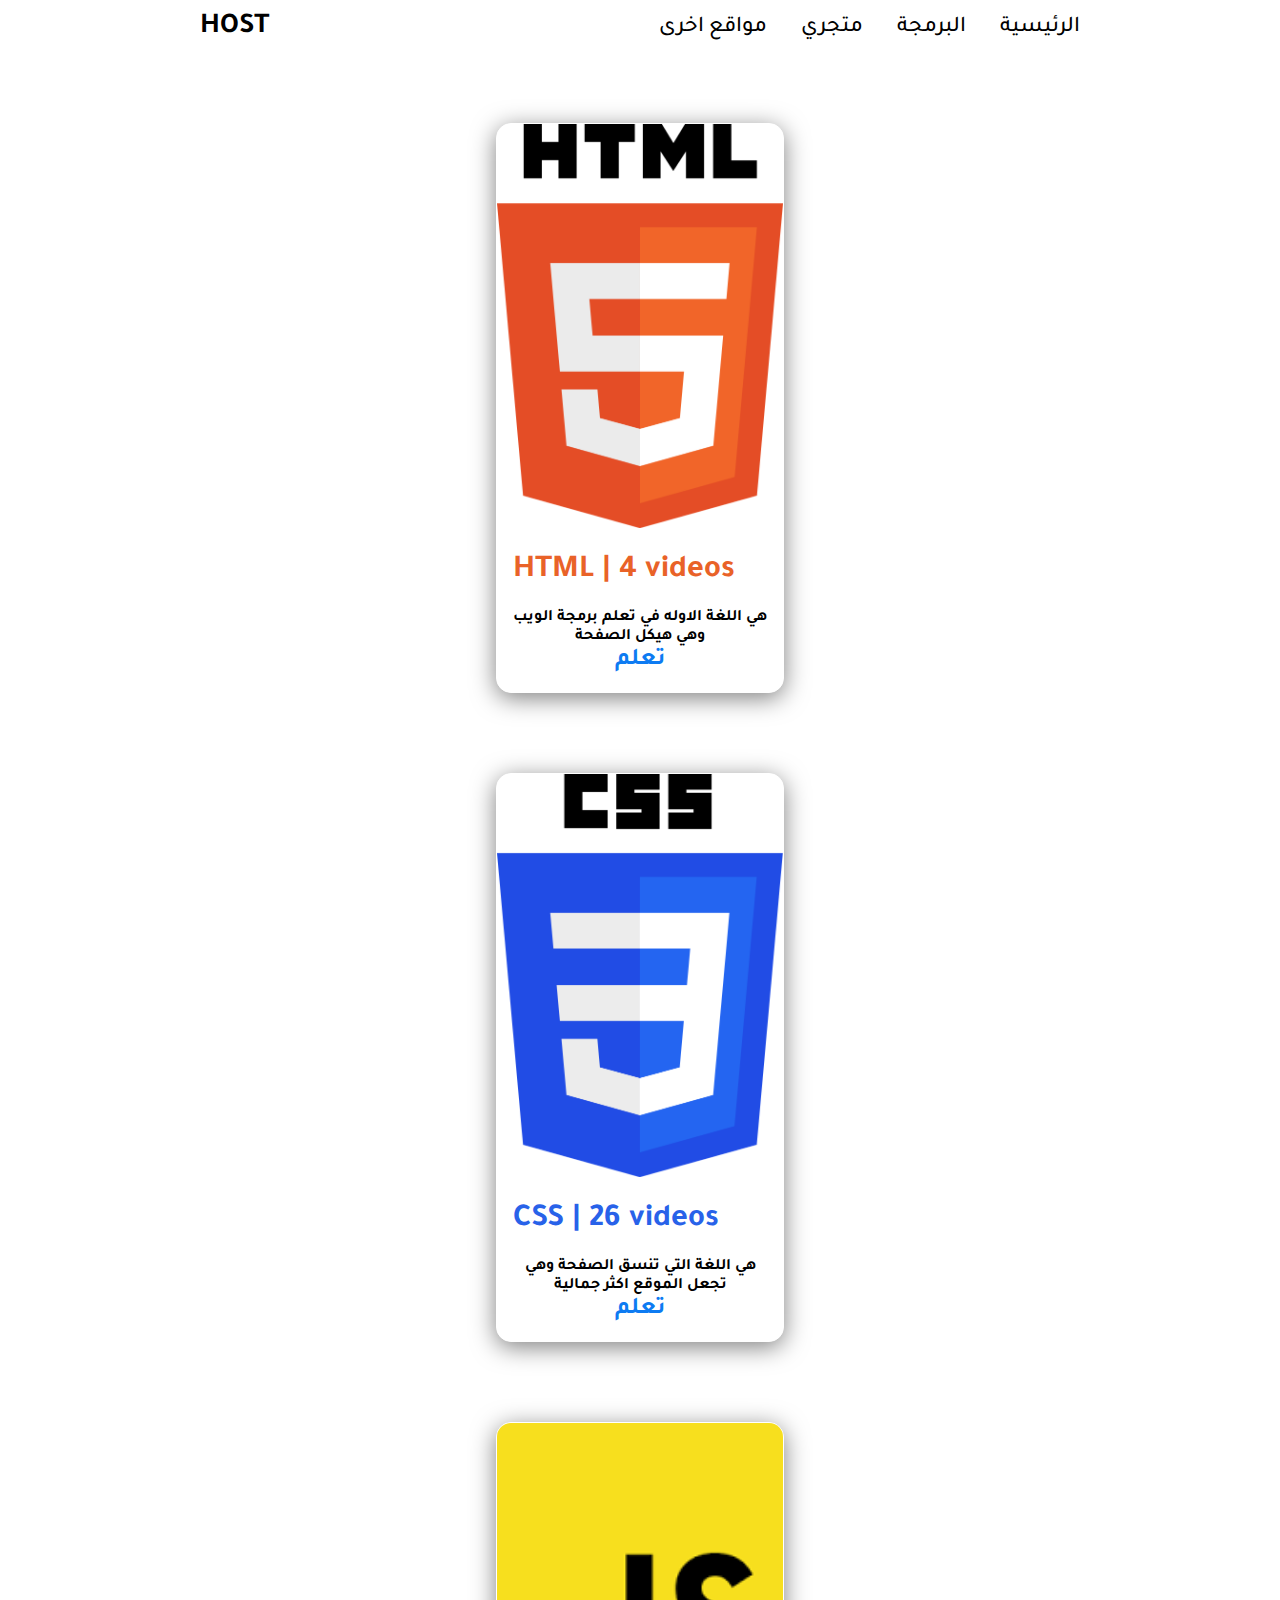
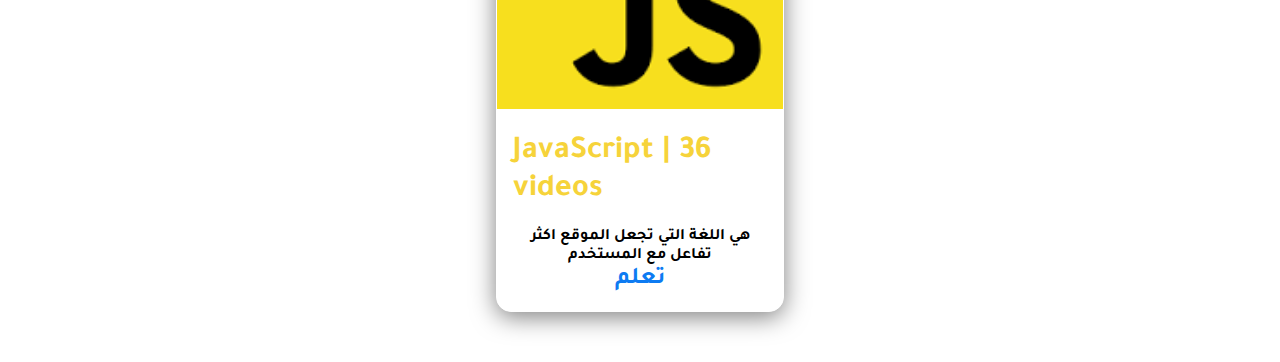
<file: andmeen.github.io-main/learn.html>
<!DOCTYPE html>
<html lang="en">
<head>
    <link rel="icon" href="img/logo_host.png">
    <link rel="stylesheet" href="css/mycss.css">
    <meta charset="UTF-8">
    <meta http-equiv="X-UA-Compatible" content="IE=edge">
    <meta name="viewport" content="width=device-width, initial-scale=1.0">
    <title>التعلم | learning</title>
</head>
<body>
   
 
  <header>
    <a href="index.html" class="logo">HOST</a>
    <nav class="navgiation">
       <a href="index.html">الرئيسية</a>
       <a href="learn.html">البرمجة</a>
       <a href="https://hoststore.tabasher.io/" target="_blank">متجري</a>
       <a href="websites.html">مواقع اخرى</a>
    </nav>
  </header>

<h1 class="learn">البرمجة</h1>

  <center>
  <div class="content">
       <div class="project-card">
        <div class="project-image">
          <img src="img/HTML_logo.png" alt="HTML">
        </div>
        <div class="project-info">
          <p class="project-script">HTML |  4 videos</p><br>
          <strong class="prject-title">
            <center>
             <span>هي اللغة الاوله في تعلم برمجة الويب</span>
             <span>وهي هيكل الصفحة</span><br>
             <a href="HTML.html" class="Start">تعلم</a>
             </center>
          </strong>
        </div>
       </div>
       <div class="project-card">
        <div class="project-image">
          <img src="img/css.png" alt="HTML">
        </div>
        <div class="project-info">
          <p class="project-CSS">CSS | 26 videos</p><br>
          <strong class="prject-title">
            <center>
             <span>هي اللغة التي تنسق الصفحة</span>
             <span>وهي تجعل الموقع اكثر جمالية</span><br>
             <a href="CSS.html" class="Start">تعلم</a>
             </center>
          </strong>
        </div>
       </div>
       <div class="project-card">
        <div class="project-image">
          <img src="img/js.png" alt="HTML">
        </div>
        <div class="project-info">
          <p class="project-JS">JavaScript | 36 videos</p><br>
          <strong class="prject-title">
            <center>
             <span>هي اللغة التي تجعل الموقع اكثر</span>
             <span>تفاعل مع المستخدم</span><br>
             <a href="javascript.html" class="Start">تعلم</a>
             </center>
          </strong>
        </div>
       </div>
  </div>
 </section>
</center>
  
<script src="js/myjs.js"></script>
</body>
</html>
</file>
<file: andmeen.github.io-main/css/style.css>
@import url('https://fonts.googleapis.com/css2?family=Rubik:ital,wght@0,300..900;1,300..900&display=swap');

:root {
  --white: #fff;
  --gray: #c4c4c4;
  --light-purple: #6559ef;
  --dark-purple: #4c3fe2;
  scroll-behavior: smooth;
}

* {
  margin: 0;
  padding: 0;
  box-sizing: border-box;
  scroll-behavior: smooth;
  font-family: 'Rubik', sans-serif;
}

html {
  font-size: 16px;
}

body {
  background-color: #252528;
  font-family: "Tajawal", sans-serif;
}

main {
  max-width: 1366px;
  margin: 0 auto;
}

nav {
  display: flex;
  justify-content: space-around;
  align-items: center;
  height: 10vh;
}

nav #mobile-toggle {
  display: none;
  color: var(--white);
  font-size: 2rem;
  cursor: pointer;
}

nav .logo {
  font-size: 3rem;
  color: var(--light-purple);
}

nav .nav-items {
  list-style-type: none;
  display: flex;
}

nav .nav-items .nav-item {
  padding-left: 2rem;
}

.nav-item .nav-link {
  color: var(--gray);
  text-decoration: none;
}

.nav-item .nav-link:hover {
  color: #faf5f5;
  text-decoration: none;
}

.cta {
  font-family: inherit;
  padding: 0.75rem 2rem;
  border: none;
  color: white;
  border-radius: 1rem;
  cursor: pointer;
  font-size: 1rem;
}

.cta.dark {
  background-color: #252731;
  transition: background-color 0.3s;
}

.cta.dark:hover {
  background-color: #2b2c31;
}

/* القسم الأساسي */

.hero {
  height: 60vh;
  display: flex;
  flex-direction: column;
  justify-content: center;
  align-items: center;
}

.hero h1 {
  font-size: 3rem;
  width: 40%;
  text-align: center;
  color: var(--white);
  font-weight: 600;
  margin-bottom: 2rem;
}

.hero h1 span {
  color: var(--light-purple);
}

.cta.purple {
  background-color: var(--light-purple);
  margin-left: 1rem;
  transition: background-color 0.3s;
}

.cta.purple:hover {
  background-color: var(--dark-purple);
}

/* الميزات */
.features {
  display: flex;
  flex-direction: column;
  align-items: center;
}

.features h3 {
  color: var(--white);
  font-size: 2rem;
  margin-bottom: 1rem;
}

.features h6 {
  color: var(--gray);
  font-size: 1.8rem;
  margin-bottom: 3rem;
}

.feature {
  background-color: #252731;
  display: flex;
  border-radius: 4.5rem;
  overflow: hidden;
  margin-bottom: 3rem;
  box-shadow: 10px 10px 10px rgba(0, 0, 0, 0.5);
}

.feature .content {
  padding: 4rem;
  flex: 1;
}

.feature .content i {
  color: var(--dark-purple);
  margin-bottom: 2rem;
  font-size: 2rem;
}

.feature .content h2 {
  color: white;
  margin-bottom: 2.3rem;
}

.feature .content p {
  color: var(--gray);
  font-size: 1.6rem;
  width: 80%;
  line-height: 2;
  color: #fff;
}


.img_feature{
  width: 320;
  height: 320px;
  padding-left: 60px;
  padding-top: 21px;
}

/* التفاصيل */
.details {
  margin-top: 10rem;
  display: flex;
  flex-direction: column;
  align-items: center;
  margin-bottom: 10rem;
}

.details h2 {
  color: var(--white);
  font-size: 2rem;
  margin-bottom: 1rem;
}

.details h6 {
  color: var(--gray);
  font-size: 1rem;
}

.details-list {
  display: grid;
  grid-template-columns: 1fr 1fr 1fr;
  gap: 2rem;
  margin-top: 4rem;
}

.detail {
  background-color: #252731;
  padding: 3rem;
  border-radius: 2rem;
  color: var(--white);
  box-shadow: 10px 10px 10px rgba(0, 0, 0, 0.5);
}

.detail i {
  font-size: 1.5rem;
  margin-bottom: 2rem;
  color: var(--light-purple);
}

.detail h3 {
  font-size: 2rem;
  margin-bottom: 1rem;
}

.detail p {
  color: var(--gray);
}

/* التذييل */
footer {
  background-color: #7185ea;
  min-height: 25vh;
  padding: 2rem 0;
  display: flex;
  flex-direction: column;
  align-items: center;
  border-radius: 20px;
}

footer h3 {
  color: var(--white);
  font-size: 2rem;
  padding-bottom: 1rem;
  margin-bottom: 2rem;
  border-bottom: 1px solid var(--gray);
  width: 100%;
  text-align: center;
}

footer p {
  font-size: 1.5rem;

  color: var(--white);
  margin-bottom: 1rem;
}

footer .icon {
  color: var(--gray);
  margin: 1rem;
  font-size: 1.5rem;
}

footer .icon:hover {
  color: var(--dark-purple);
}

/* تصميم لأحجام مختفلة */

@media screen and (max-width: 1400px) {
  main {
    max-width: 1024px;
  }
}
@media screen and (max-width: 1050px) {
  main {
    max-width: 768px;
  }
  .features-list img {
    display: none;
  }
  .details-list {
    grid-template-columns: 1fr 1fr;
  }
}

@media screen and (max-width: 800px) {
  main {
    max-width: 600px;
  }
  .details-list {
    grid-template-columns: 1fr;
  }
  html {
    font-size: 90%;
  }
}

@media screen and (max-width: 600px) {
  main {
    margin: 2rem;
    text-align: center;
  }
  .feature .content p {
    width: 100%;
  }
  .hero {
    margin: 5rem 0;
  }
  .hero h1 {
    width: 80%;
  }
  nav #mobile-toggle {
    display: block;
  }
  nav .nav-items {
    display: none;
    flex-direction: column;
    position: absolute;
    justify-content: center;
    left: 0;
    top: 12vh;
    width: 100%;
    height: 50%;
    background-color: var(--dark-purple);
  }

  nav .nav-items.active {
    display: flex;
  }

  nav .nav-items .nav-item {
    padding: 2rem 0;
    font-size: 1.4rem;
  }
}

.logo{
  margin-top: 1%;
  width: 70px;
  height: 70px;
  border-radius: 50px;
}

.icons_img{
  width: 50px;
  height: 50px;
}

.lan_img{
  width: 60px;
  height: 60px;
}

.lan_button{
  border-radius: 8px;
  padding-left: 10px;
  padding-right: 10px;
  margin-bottom: 20px;
  background-color: #200fdccb;
  border: 1px solid #3727f1cb;
}

.lan_button2{
  text-decoration: none;
  font-size: 23px;
  color: #fff;
  font-family: 'Rubik', sans-serif;
}

.start-button{
  text-decoration: none;
  color: white;
  font-size: 18px;
}
</file>
<file: andmeen.github.io-main/css/CSS.css>
@import url('https://fonts.googleapis.com/css2?family=Amiri:ital@1&family=Shizuru&family=Tajawal:wght@300;400&display=swap');

*{
    font-family: "Tajawal", sans-serif;
    margin: 0;
    padding: 0;
    box-sizing: border-box;
    scroll-behavior: smooth;
}

header{
    background-color: #fff;
    width: 100%;
    position: fixed;
    z-index: 999;
    display: flex;
    justify-content: space-between;
    align-items: center;
    padding: 10px 200px;
}

.logo{
    text-decoration: none;
    color: #000;
    text-transform: uppercase;
    font-weight: 700;
    font-size: 1.8em;
}

.navgiation a{
   color: #000;
   text-decoration: none;
   font-size: 1.4em;
   font-weight: 500;
   padding-left: 30px;
}

.navgiation a:hover{
    color: #0D7BF2;
}

.float{
	position:fixed;
	width:60px;
	height:60px;
	bottom:40px;
	right:40px;
	background-color:#25d366;
	color:#FFF;
	border-radius:50px;
	text-align:center;
  font-size:30px;
	box-shadow: 2px 2px 3px #999;
  z-index:100;
}

.my-float{
	margin-top:16px;
}


.pdf{
	font-size: 30px;
	border: 5px #2f3036 solid;
	border-radius: 15px;
	background-color: #0D7BF2;
	color: white;
	text-decoration: none;
	margin-top: 200px;
}

#css{
	border-width: 2px;
	border-bottom-style: solid;
	font-size: 50px;
	color: #337CFF;
	text-align: center;
}

.video{
  border-radius: 10px;
	margin-left: 10px;
	transition: 0.7s ease;
}

.video:hover{
	transform: scale(1.1);
}

.hr{
	border: 2px #0D7BF2 solid;
}

button {
	border: none;
	display: block;
	position: relative;
	padding: 0.7em 2.4em;
	font-size: 18px;
	background: transparent;
	cursor: pointer;
	user-select: none;
	overflow: hidden;
	color: royalblue;
	z-index: 1;
	font-family: inherit;
	font-weight: 500;
   }
   
   button span {
	position: absolute;
	left: 0;
	top: 0;
	width: 100%;
	height: 100%;
	background: transparent;
	z-index: -1;
	border: 4px solid royalblue;
   }
   
   button span::before {
	content: "";
	display: block;
	position: absolute;
	width: 8%;
	height: 500%;
	background: var(--lightgray);
	top: 50%;
	left: 50%;
	transform: translate(-50%, -50%) rotate(-60deg);
	transition: all 0.3s;
   }
   
   button:hover span::before {
	transform: translate(-50%, -50%) rotate(-90deg);
	width: 100%;
	background: royalblue;
   }
   
   button:hover {
	color: white;
   }
   
   button:active span::before {
	background: #2751cd;
   }

   .ch{
	color: black;
	text-decoration: none;
	font-size: 20px;
}

 
.edit{
   text-align: left;
   text-decoration: none;
   color: #337CFF;
   font-size: 20px;
   border: #0D7BF2 2px solid;
   border-radius: 10px;
   border-right-color: #0D7BF2;
   border-left-color: #0D7BF2;
   border-top: red;
}

@media screen and (max-width: 767px) {
 .edit{
	text-align: left;
	text-decoration: none;
	color: #337CFF;
	font-size: 20px;
	border: #0D7BF2 2px solid;
	border-radius: 10px;
	border-right-color: #0D7BF2;
	border-left-color: #0D7BF2;
	border-top: red;
	margin-left: 150px;
}

.video{
	margin-left: 10px;
	width: 340px;
	height: 300px;
}
}

#dark{
  font-size: 22px;
  border: #000 1px solid;
  border-radius: 15px;
  padding: 4px 4px 4px 4px;
  background-color: #2171C9;
  color: #fff;
}

@media (max-width:1023px){
    header{
        padding: 12px 20px;
    }

    .navgiation a{
        padding-left: 10px;
    }

    .title{
        font-size: 1.8em;
    }

    section{
        padding: 80px 20px;
    }

    .main-content h2{
        font-size: 1em;
    }

    .main-content h3{
        font-size: 1.6em;
    }

    .content{
        flex-direction: column;
        align-items: center;
    }
}


@media (max-width:641px){
    body{
        font-size: 12px;
    }

    .main-content h2{
        font-size: 0.8em;
    }

    .main-content h3{
        font-size: 1.4em;
    }
}

@media (max-width:300px){
    body{
        font-size: 10px;
    }
}
</file>
<file: andmeen.github.io-main/css/editor.css>
@import url('https://fonts.googleapis.com/css2?family=Amiri:ital@1&family=Shizuru&family=Tajawal:wght@300;400&display=swap');

*{
    font-family: "Tajawal", sans-serif;
    margin: 0;
    padding: 0;
    box-sizing: border-box;
    scroll-behavior: smooth;
}

header{
    background-color: #fff;
    width: 100%;
    position: fixed;
    z-index: 999;
    display: flex;
    justify-content: space-between;
    align-items: center;
    padding: 10px 200px ;
}

.logo{
    text-decoration: none;
    color: #000;
    text-transform: uppercase;
    font-weight: 700;
    font-size: 1.8em;
}

.navgiation a{
   color: #000;
   text-decoration: none;
   font-size: 1.4em;
   font-weight: 500;
   padding-left: 30px;
}

.navgiation a:hover{
    color: #0D7BF2;
}


  
.hr{
	border: 2px #0D7BF2 solid;
	margin-bottom: 30px;
}


#dark{
    font-size: 22px;
    border: #000 1px solid;
    border-radius: 15px;
    padding: 4px 4px 4px 4px;
    background-color: #0D7BF2;
    color: #fff;
 }

 #textarea{
    width: 99%;
    height: 300px;
    background-color: #191919;
    color: white;
    border: #000 2px solid;
    border-radius: 10px;
 }

 #buttun{
    width: 99%;
    margin-bottom: 6px;
    background-color: #333;
    font-size: 20px;
    color: #fff;
    border: #000 2px solid;
    border-radius: 10px;
 }
 
 #output{
    width: 99%;
    height: 300px;
    background-color:#333;
    color:white;
    border: #000 2px solid;
    border-radius: 10px;
 }

 @media (max-width:1023px){
  header{
      padding: 12px 20px;
  }

  .navgiation a{
      padding-left: 10px;
  }

  .title{
      font-size: 1.8em;
  }

  section{
      padding: 80px 20px;
  }

  .main-content h2{
      font-size: 1em;
  }

  .main-content h3{
      font-size: 1.6em;
  }

  .content{
      flex-direction: column;
      align-items: center;
  }
}


@media (max-width:641px){
  body{
      font-size: 12px;
  }

  .main-content h2{
      font-size: 0.8em;
  }

  .main-content h3{
      font-size: 1.4em;
  }
}

@media (max-width:300px){
  body{
      font-size: 10px;
  }
}

.faetah1{
    color: red;
}

.faetah2{
    color: #0D7BF2;
}

.writing{
    text-align: right;
    padding-right: 10px;
}

.result{
    text-align: right;
    padding-right: 10px;
}
</file>
<file: andmeen.github.io-main/css/HTML.css>
@import url('https://fonts.googleapis.com/css2?family=Rubik:ital,wght@0,300..900;1,300..900&display=swap');

:root {
  --white: #fff;
  --gray: #c4c4c4;
  --light-purple: #6559ef;
  --dark-purple: #4c3fe2;
  scroll-behavior: smooth;
}

* {
  margin: 0;
  padding: 0;
  box-sizing: border-box;
  scroll-behavior: smooth;
  font-family: 'Rubik', sans-serif;
}

html {
  font-size: 16px;
}

body {
  background-color: #252528;
  font-family: "Tajawal", sans-serif;
}

main {
  max-width: 1366px;
  margin: 0 auto;
}

nav {
  display: flex;
  justify-content: space-around;
  align-items: center;
  height: 10vh;
}

nav #mobile-toggle {
  display: none;
  color: var(--white);
  font-size: 2rem;
  cursor: pointer;
}

nav .logo {
  font-size: 3rem;
  color: var(--light-purple);
}

nav .nav-items {
  list-style-type: none;
  display: flex;
}

nav .nav-items .nav-item {
  padding-left: 2rem;
}

.nav-item .nav-link {
  color: var(--gray);
  text-decoration: none;
}

.nav-item .nav-link:hover {
  color: #faf5f5;
  text-decoration: none;
}

.cta {
  font-family: inherit;
  padding: 0.75rem 2rem;
  border: none;
  color: white;
  border-radius: 1rem;
  cursor: pointer;
  font-size: 1rem;
}

.cta.dark {
  background-color: #252731;
  transition: background-color 0.3s;
}

.cta.dark:hover {
  background-color: #2b2c31;
}


@media screen and (max-width: 1400px) {
	main {
	  max-width: 1024px;
	}
  }
  @media screen and (max-width: 1050px) {
	main {
	  max-width: 768px;
	}
	.features-list img {
	  display: none;
	}
	.details-list {
	  grid-template-columns: 1fr 1fr;
	}
  }
  
  @media screen and (max-width: 800px) {
	main {
	  max-width: 600px;
	}
	.details-list {
	  grid-template-columns: 1fr;
	}
	html {
	  font-size: 90%;
	}
  }
  
  @media screen and (max-width: 600px) {
	main {
	  margin: 2rem;
	  text-align: center;
	}
	.feature .content p {
	  width: 100%;
	}
	.hero {
	  margin: 5rem 0;
	}
	.hero h1 {
	  width: 80%;
	}
	nav #mobile-toggle {
	  display: block;
	}
	nav .nav-items {
	  display: none;
	  flex-direction: column;
	  position: absolute;
	  justify-content: center;
	  left: 0;
	  top: 12vh;
	  width: 100%;
	  height: 50%;
	  background-color: var(--dark-purple);
	}
  
	nav .nav-items.active {
	  display: flex;
	}
  
	nav .nav-items .nav-item {
	  padding: 2rem 0;
	  font-size: 1.4rem;
	}
  }
  
  .logo{
	margin-top: 1%;
	width: 70px;
	height: 70px;
	border-radius: 50px;
  }
  
  .icons_img{
	width: 50px;
	height: 50px;
  }
  

.html{
	font-size: 40px;
	color: #4c3fe2;
	text-align: center;
}

.video{
	border-radius: 14px;
	margin-left: 10px;
}

.hr{
	border: 2px #4c3fe2 solid;
}


button {
	border: none;
	display: block;
	position: relative;
	padding: 0.7em 2.4em;
	font-size: 18px;
	background: transparent;
	cursor: pointer;
	user-select: none;
	overflow: hidden;
	color: royalblue;
	z-index: 1;
	font-family: inherit;
	font-weight: 500;
   }

   
   button span::before {
	content: "";
	display: block;
	position: absolute;
	width: 8%;
	height: 500%;
	background: var(--lightgray);
	top: 50%;
	left: 50%;
	transform: translate(-50%, -50%) rotate(-60deg);
	transition: all 0.3s;
   }
   
   button:hover span::before {
	transform: translate(-50%, -50%) rotate(-90deg);
	width: 100%;
	background: #FBCA1F;
   }
   
   button:hover {
	color: white;
   }
   
   button:active span::before {
	background: #FBCA1F;
   }

   .ch{
	color: #F32C2C;
	text-decoration: none;
	font-size: 20px;
}
  
  #main {
	transition: margin-left .5s;
	padding: 16px;
  }
  

.title{
	text-align: center;
	color: white;
	margin-bottom: 50px;
	padding-top: 1px;
	padding-bottom: 2px;
}




/* التذييل */
footer {
	background-color: #6559ef;
	min-height: 15vh;
	padding: 2.2rem 2rem;
	display: flex;
	flex-direction: column;
	align-items: center;
	border-radius: 20px;
  }
  
  footer h3 {
	color: var(--white);
	font-size: 2rem;
	padding-bottom: 1rem;
	margin-bottom: 2rem;
	border-bottom: 1px solid var(--gray);
	width: 100%;
	text-align: center;
  }
  
  footer p {
	font-size: 1.5rem;
  
	color: var(--white);
	margin-bottom: 1rem;
  }
  
  footer .icon {
	color: var(--gray);
	margin: 1rem;
	font-size: 1.5rem;
  }
  
  footer .icon:hover {
	color: var(--dark-purple);
  }
</file>
<file: andmeen.github.io-main/css/style2.css>
@import url('https://fonts.googleapis.com/css2?family=Amiri:ital@1&family=Shizuru&family=Tajawal:wght@300;400&display=swap');

*{
    font-family: "Tajawal", sans-serif;
    margin: 0;
    padding: 0;
    box-sizing: border-box;
    scroll-behavior: smooth;
}

header{
    background-color: #fff;
    width: 100%;
    position: fixed;
    z-index: 999;
    display: flex;
    justify-content: space-between;
    align-items: center;
    padding: 10px 200px ;
}

.logo{
    text-decoration: none;
    color: #000;
    text-transform: uppercase;
    font-weight: 700;
    font-size: 1.8em;
}

.navgiation a{
   color: #000;
   text-decoration: none;
   font-size: 1.4em;
   font-weight: 500;
   padding-left: 30px;
}

.navgiation a:hover{
    color: #0D7BF2;
}

section{
    padding: 100px 200px;
}

.main{
    width: 100%;
    min-height: 100vh;
    display: flex;
    align-items: center;
    background-color: #0D7BF2;
    text-align: center;
    justify-content: center;
    border-radius: 10px;
}

.main h2{
    color: #fff;
    font-size: 2em;
    font-weight: 500;
}


.main h2 span{
    display: inline-block;
    margin-top: 9px;
    color: #14F44A;
    font-size: 2.4em;
    font-weight: 600;
}

.main h3{
    color: #fff;
    font-size: 2em;
    font-weight: 700;
    letter-spacing: 1px;
    margin-top: 10px;
    margin-bottom: 30px;
}

.learn-btn{
    color: #fff;
    background-color: #078FFA;
    text-decoration: none;
    font-size: 1.1em;
    font-weight: 600;
    display: inline-block;
    padding: 0.9375em 2.1875em;
    letter-spacing: 1px;
    border-radius: 15px;
    margin-bottom: 20px;
    transition: 0.7s ease;
}

.learn-btn:hover{
    background-color: #086EF0;
    transform: scale(1.1);
}

.social-icons a {
    color: #fff;
    font-size: 1.7em;
    padding-right: 35px;
}

.what{
    color: #fff;
    text-align: center;
    text-decoration: none;
    margin-bottom: 20px;
}

.Subject .Mean{
    text-align: center;
    font-size: 29px;
    color: #0D7BF2; 
    margin-bottom: 5px;
}

.Subject .ramadan{
    color: #F6D33A;
    text-align: center;
    margin-bottom: 10px;
    padding-bottom: 60px;
    font-size: 32px;
}

.Subject h3{
    text-align: center;
    margin-top: 5px;
    font-size: 27px;
}

.Subject h3 span{
    color: #14F44A;
}


.learn{
    background-color: #0D7BF2;
    padding-top: 5px;
    border-radius: 10px;
}

.learn .title {
    color: #ffffff;
    padding-top: 2em;
    white-space: nowrap;
    text-align: right;
}


.project-card{
    background-color: #ffffff;
    border: 1px solid #ffffff;
    min-height: 14em;
    width: 18em;
    overflow: hidden;
    border-radius: 10px;
    margin: 25px;
    transition: 0.7s ease;
    margin-bottom: 50PX;
}


.project-card:hover{
    transform: scale(1.1);
}
.project-card:hover .project-image{
    opacity: 0.9;
    
}

.project-image img{
    width: 100%;
}


.project-info{
    padding: 1em;
    text-align: left;

}

.project-script{
    font-size: 2em;
    font-weight: 700;
    color: #E96228;
}

.project-CSS{
    font-size: 2em;
    font-weight: 700;
    color: #2862E9;
}

.project-JS{
    font-size: 2em;
    font-weight: 700;
    color: #F6D33A;
}

.project-title{
    display: flex;
    justify-content: space-between;
    text-transform: uppercase;
    font-weight: 800;
    margin-top: 10px;
    white-space: nowrap;

}

.Start{
    text-decoration: none;
    color: #0D7BF2;
    font-size: 1.5em;
    padding-top: 5pxt;
}

.Start:hover{
    color:#14F44A;
}


.content .project-card{
    box-shadow: 0 5px 25px rgba(1, 1, 1 ,50%);
    border-radius: 15px;
}

.white{
    background-color: #fff;
    text-align: center;
    color: #0D7BF2;
    font-size: 23px;
    padding-top: 10px;
}

.C-Card{
    background-color: #ffffff;
    border: 1px solid #ffffff;
    min-height: 6em;
    width: 17em;
    overflow: hidden;
    border-radius: 10px;
    transition: 0.7s ease;
    margin-bottom: 60PX;
}

.C-Card:hover{
    transform: scale(1.1);
}


.Contact-title{
    display: inline-block;
    letter-spacing: 1px;
    padding: 1em 2em;
}

.footer{
    background-color: #0D7BF2;
    color: #ffffff;
    padding: 1em;
    display: flex;
    justify-content: space-between;
    border-radius: 5px;
}

.content .C-Card{
    box-shadow: 0 5px 25px rgba(1, 1, 1 ,50%);
    border-radius: 15px;
}

.footer-title{
    font-size: 1.0em;
    font-weight: 600;
}

.footer-titleAr{
    font-size: 0.8em;
    font-weight: 600;
    color: #ffffff;

}
.footer-titleAr span{
    color: #14F44A;
}
.footer .IconAr{
    font-size: 0.8em;
    padding: 0 12px 0 0;
}
.footer-title span{
    color:#fff  ;
}

.footer .social-icons a{
    font-size: 1.0em;
    padding: 0 12px 0 0;
}

@media (max-width:1023px){
    header{
        padding: 12px 20px;
    }

    .navgiation a{
        padding-left: 10px;
    }

    .title{
        font-size: 1.8em;
    }

    section{
        padding: 80px 20px;
    }

    .main-content h2{
        font-size: 1em;
    }

    .main-content h3{
        font-size: 1.6em;
    }

    .content{
        flex-direction: column;
        align-items: center;
    }
}


@media (max-width:641px){
    body{
        font-size: 12px;
    }

    .main-content h2{
        font-size: 0.8em;
    }

    .main-content h3{
        font-size: 1.4em;
    }
}

@media (max-width:300px){
    body{
        font-size: 10px;
    }
}
</file>
<file: andmeen.github.io-main/css/javascript.css>
@import url('https://fonts.googleapis.com/css2?family=Amiri:ital@1&family=Shizuru&family=Tajawal:wght@300;400&display=swap');

*{
    font-family: "Tajawal", sans-serif;
    margin: 0;
    padding: 0;
    box-sizing: border-box;
    scroll-behavior: smooth;
}

header{
    background-color: #fff;
    width: 100%;
    position: fixed;
    z-index: 999;
    display: flex;
    justify-content: space-between;
    align-items: center;
    padding: 10px 200px ;
}

.logo{
    text-decoration: none;
    color: #000;
    text-transform: uppercase;
    font-weight: 700;
    font-size: 1.8em;
}

.navgiation a{
   color: #000;
   text-decoration: none;
   font-size: 1.4em;
   font-weight: 500;
   padding-left: 30px;
}

.navgiation a:hover{
    color: #0D7BF2;
}

  .float{
	position:fixed;
	width:60px;
	height:60px;
	bottom:40px;
	right:40px;
	background-color:#25d366;
	color:#FFF;
	border-radius:50px;
	text-align:center;
  font-size:30px;
	box-shadow: 2px 2px 3px #999;
  z-index:100;
}

.my-float{
	margin-top:16px;
}

.hr{
	border: 2px #0D7BF2 solid;
}

.btn-thx{
	color: #fff;
  background-color: #0D7BF2;
  border-radius: 15px;
  font-size: 25px;
  font-family: 'Segoe UI', Tahoma, Geneva, Verdana, sans-serif;
  padding: 4px 4px 4px 4px;
  margin-bottom: 10px;
  margin-top: 10px;
}

.btn-thx:hover{
	color: #000;
}

.level{
  text-align: center;
  color: #F7E018;
  padding-top: 15px;
}

.sidenav {
	height: 100%;
	width: 0;
	position: fixed;
	z-index: 100;
	top: 0;
	right: 0;
	background-color: #2051FC;
	overflow-x: hidden;
	transition: 0.3s;
	padding-top: 60px;
	font-size: 20px;
  }
  
  .sidenav h1 {
	padding: 8px 8px 8px 32px;
	text-decoration: none;
	font-size: 22px;
	color: #fff;
	display: block;
	transition: 0.2s;
  }
  
  .sidenav h1:hover {
	color: #000;
  }
  
  .sidenav .closebtn {
	position: absolute;
	top: 0;
	right: 25px;
	font-size: 36px;
	margin-left: 50px;
  }
  
  #main {
	transition: margin-left .5s;
	padding: 16px;
  }
  
  @media screen and (max-height: 450px) {
	.sidenav {padding-top: 15px;}
	.sidenav a {font-size: 18px;}
  }


  .video{
    border-radius: 14px;
    margin-left: 10px;
  }

  @media screen and (max-width: 767px) {
   .video{
     border-radius: 14px;
     margin-left: 10px;
     width: 340px;
     height: 300px;
   }

   .btn-thx{
    color: #000;
    background-color: #0D7BF2;
    border-radius: 15px;
    font-size: 25px;
    font-family: "Tajawal", sans-serif;
    padding: 2px 2px 2px 2px;
    margin-bottom: 10px;
    margin-top: 10px;
    width: 250px;
  }
  
  .btn-thx:hover{
    color: #fff;
  }
}


   #dark{
    font-size: 22px;
    border: #000 1px solid;
    border-radius: 15px;
    padding: 4px 4px 4px 4px;
    background-color: #0D7BF2;
    color: #fff;
 }

#editor{
  font-size: 24.5px;
  margin-right: 10px;
  outline: none;
  background-color: #0D7BF2;
  color: #fff;
  border-radius: 10px;
}

.text{
  text-decoration: none;
  color: #fff;
  font-family: "Tajawal", sans-serif;
  outline: none;
  border-radius: 10px;
}

.all-videos{
  display: inline-block;
}

.video-btn{
  font-size: 25px;
  background-color: #0D7BF2;
  color: #fff;
  outline: none;
  border: 1px black solid;
  border-radius: 10px;
  padding: 6px 6px 6px 6px;
}

.edit{
  text-decoration: none;
  color: #fff;
}

@media (max-width:1023px){
  header{
      padding: 12px 20px;
  }

  .navgiation a{
      padding-left: 10px;
  }

  .title{
      font-size: 1.8em;
  }

  section{
      padding: 80px 20px;
  }

  .main-content h2{
      font-size: 1em;
  }

  .main-content h3{
      font-size: 1.6em;
  }

  .content{
      flex-direction: column;
      align-items: center;
  }
}


@media (max-width:641px){
  body{
      font-size: 12px;
  }

  .main-content h2{
      font-size: 0.8em;
  }

  .main-content h3{
      font-size: 1.4em;
  }
}

@media (max-width:300px){
  body{
      font-size: 10px;
  }
}
</file>
<file: andmeen.github.io-main/css/mycss.css>
@import url('https://fonts.googleapis.com/css2?family=Amiri:ital@1&family=Shizuru&family=Tajawal:wght@300;400&display=swap');

*{
    font-family: "Tajawal", sans-serif;
    margin: 0;
    padding: 0;
    box-sizing: border-box;
    scroll-behavior: smooth;
}

header{
    background-color: #fff;
    width: 100%;
    position: fixed;
    z-index: 999;
    display: flex;
    justify-content: space-between;
    align-items: center;
    padding: 10px 200px ;
}

.logo{
    text-decoration: none;
    color: #000;
    text-transform: uppercase;
    font-weight: 700;
    font-size: 1.8em;
}

.navgiation a{
   color: #000;
   text-decoration: none;
   font-size: 1.4em;
   font-weight: 500;
   padding-left: 30px;
}

.navgiation a:hover{
    color: #0D7BF2;
}


section{
    padding: 100px 200px;
}

.learn{
  background-color: #0D7BF2;
  padding-top: 5px;
}

.learn .title {
  color: #ffffff;
  padding-top: 2em;
  white-space: nowrap;
  text-align: right;
}


.project-card{
  background-color: #ffffff;
  border: 1px solid #ffffff;
  min-height: 14em;
  width: 18em;
  overflow: hidden;
  border-radius: 10px;
  margin: 25px;
  transition: 0.7s ease;
  margin-bottom: 50px;
  margin-top: 80px;
}


.project-card:hover{
  transform: scale(1.1);
}
.project-card:hover .project-image{
  opacity: 0.9;
  
}

.project-image img{
  width: 100%;
}


.project-info{
  padding: 1em;
  text-align: left;

}

.project-script{
  font-size: 2em;
  font-weight: 700;
  color: #E96228;
}

.project-CSS{
  font-size: 2em;
  font-weight: 700;
  color: #2862E9;
}

.project-JS{
  font-size: 2em;
  font-weight: 700;
  color: #F6D33A;
}

.project-title{
  display: flex;
  justify-content: space-between;
  text-transform: uppercase;
  font-weight: 800;
  margin-top: 10px;
  white-space: nowrap;

}

.Start{
  text-decoration: none;
  color: #0D7BF2;
  font-size: 1.5em;
  padding-top: 5pxt;
}

.Start:hover{
  color:#14F44A;
}

.content .project-card{
  box-shadow: 0 5px 25px rgba(1, 1, 1 ,50%);
  border-radius: 15px;
}

.white{
  background-color: #fff;
  text-align: center;
  color: #0D7BF2;
  font-size: 23px;
  padding-top: 10px;
}

.C-Card{
  background-color: #ffffff;
  border: 1px solid #ffffff;
  min-height: 6em;
  width: 17em;
  overflow: hidden;
  border-radius: 10px;
  transition: 0.7s ease;
  margin-bottom: 60PX;
}

.C-Card:hover{
  transform: scale(1.1);
}

.name{
  margin-bottom: 15px;
}

@media (max-width:1023px){
  header{
      padding: 12px 20px;
  }

  .navgiation a{
      padding-left: 10px;
  }

  .title{
      font-size: 1.8em;
  }

  section{
      padding: 80px 20px;
  }

  .main-content h2{
      font-size: 1em;
  }

  .main-content h3{
      font-size: 1.6em;
  }

  .content{
      flex-direction: column;
      align-items: center;
  }
}


@media (max-width:641px){
  body{
      font-size: 12px;
  }

  .main-content h2{
      font-size: 0.8em;
  }

  .main-content h3{
      font-size: 1.4em;
  }
}

@media (max-width:300px){
  body{
      font-size: 10px;
  }
}
</file>
